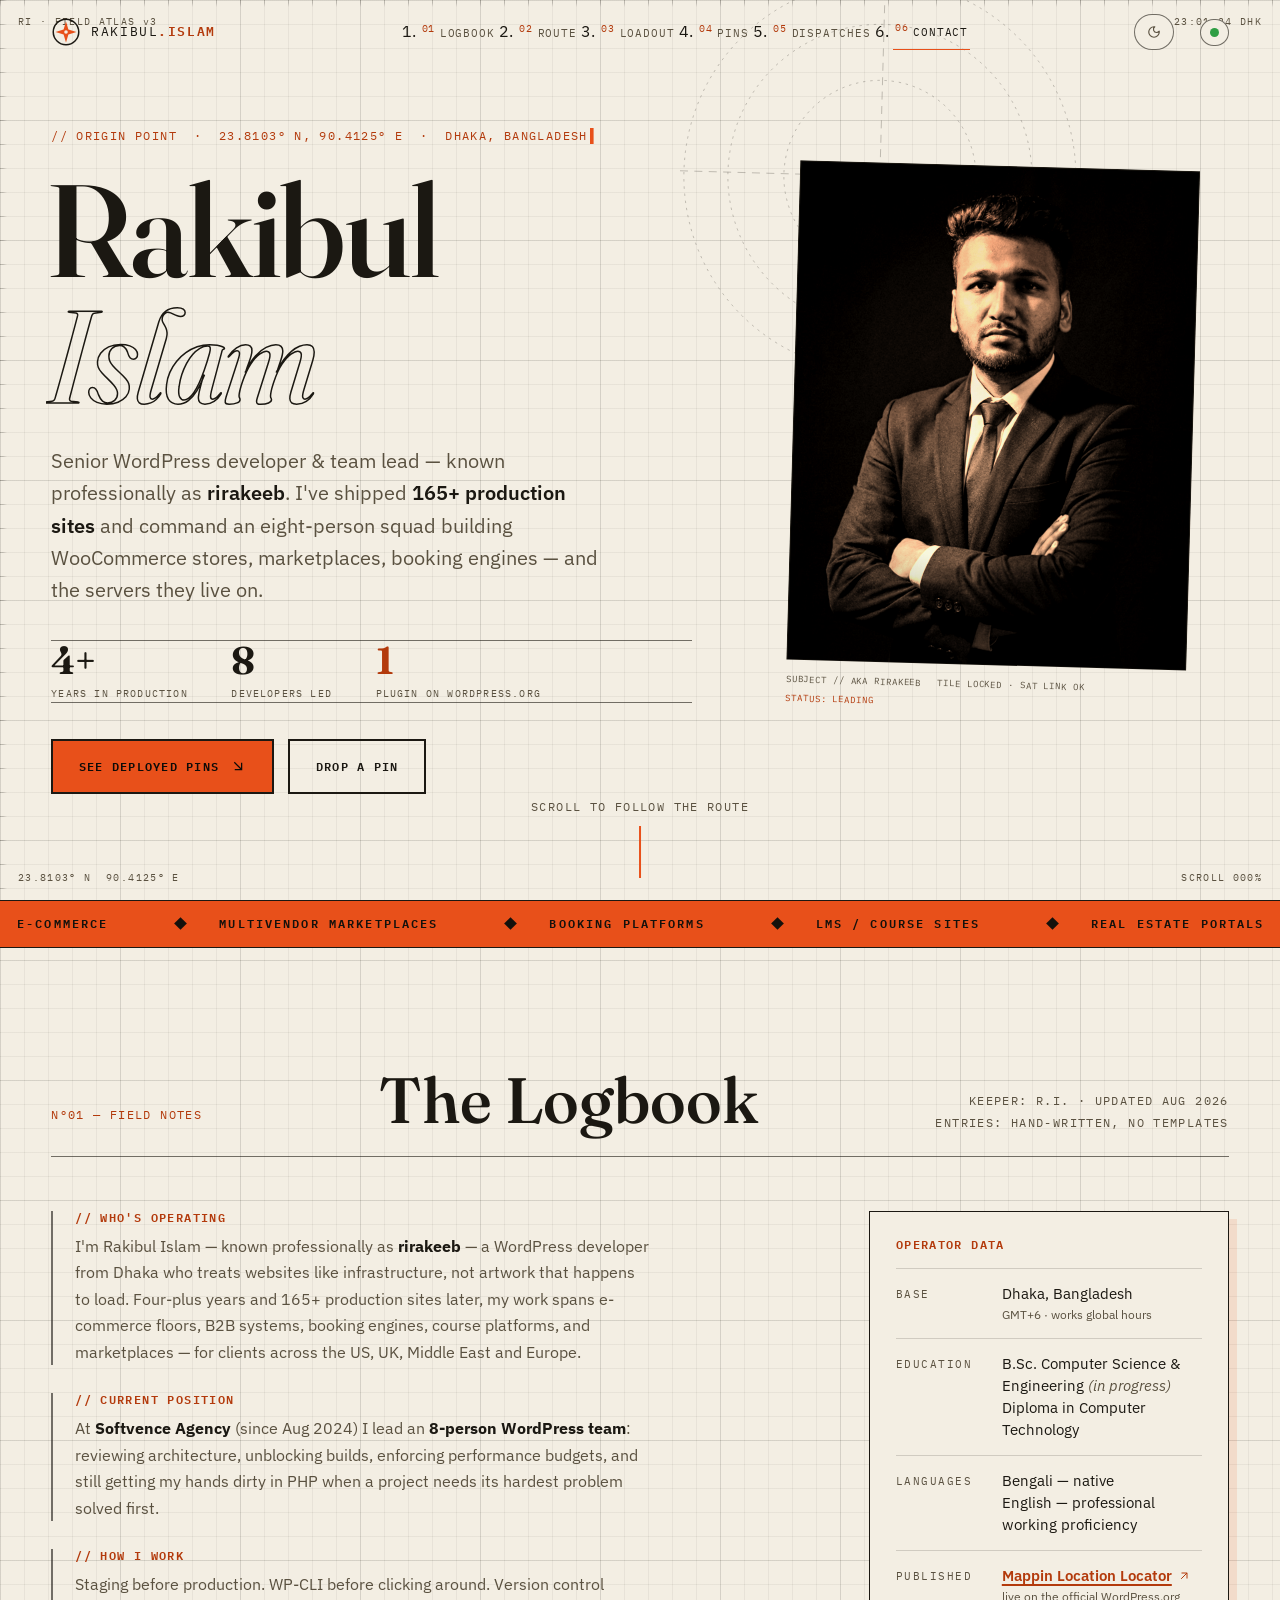
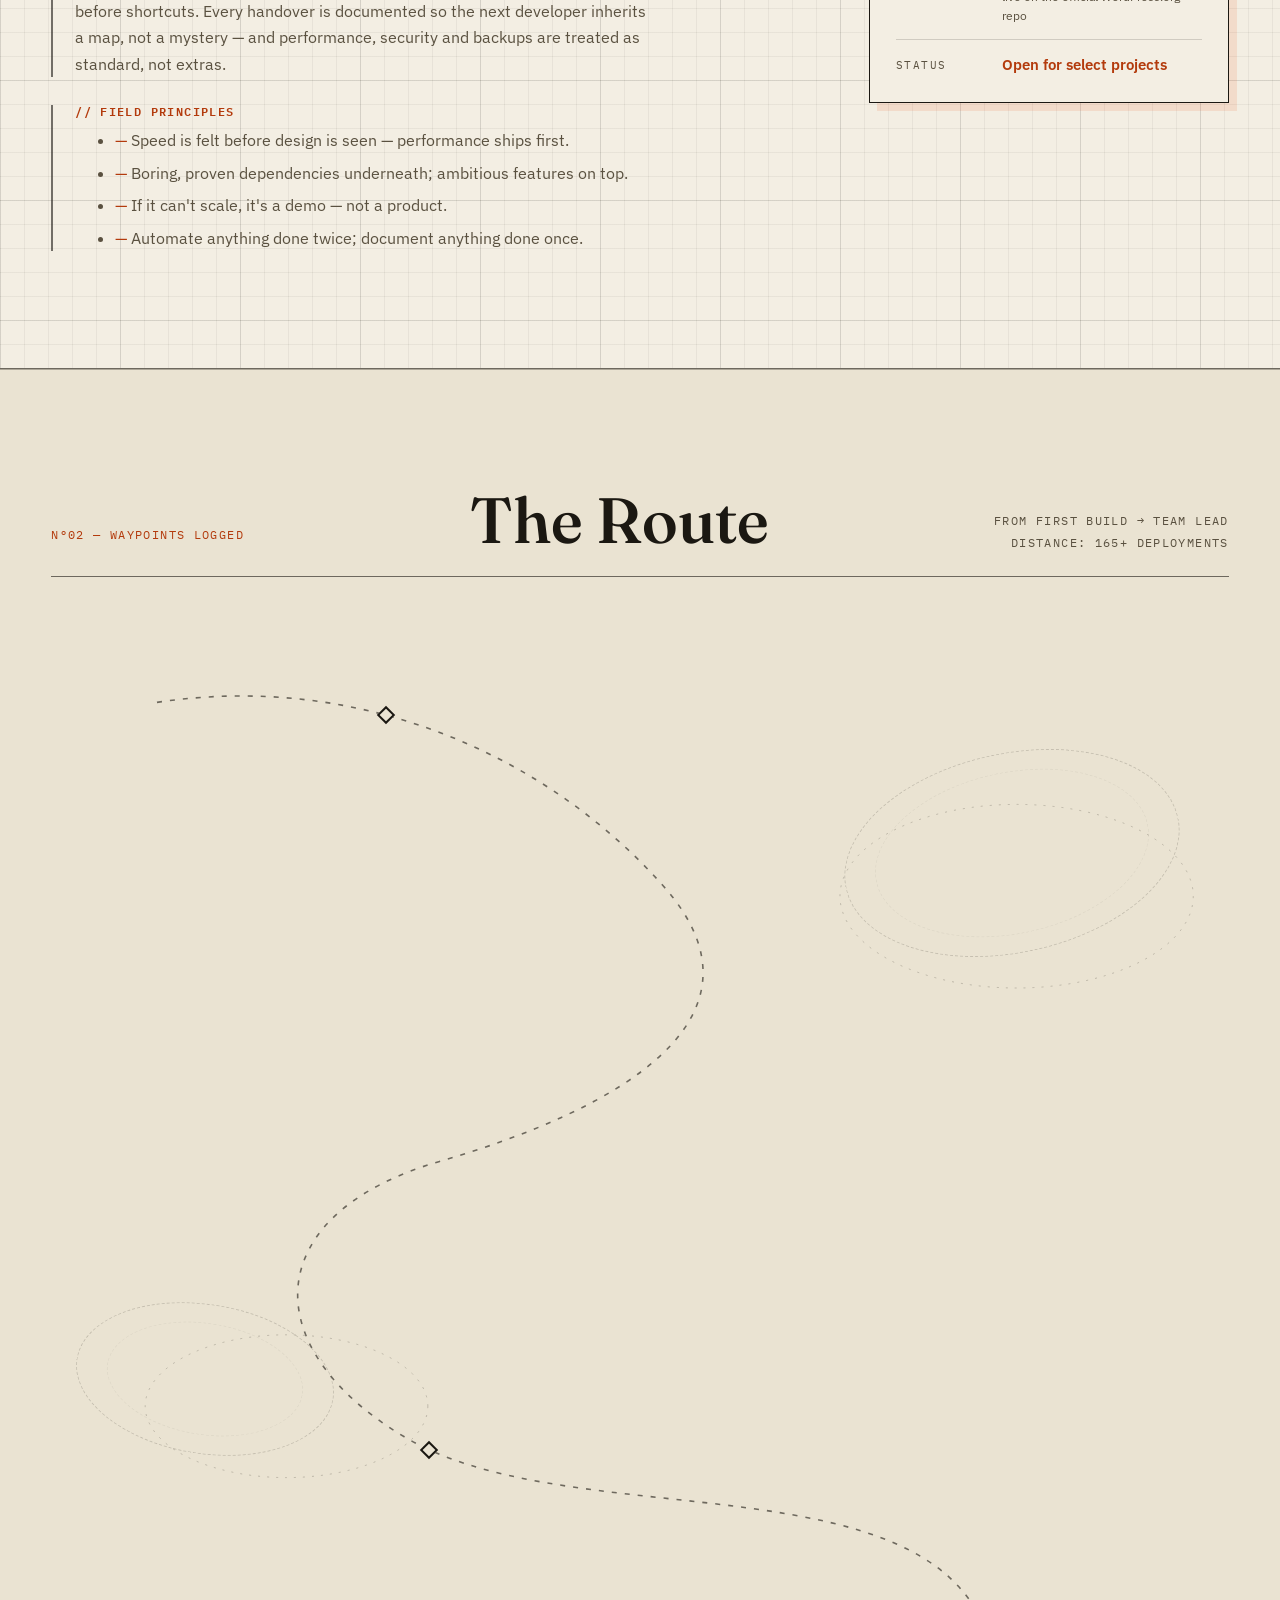
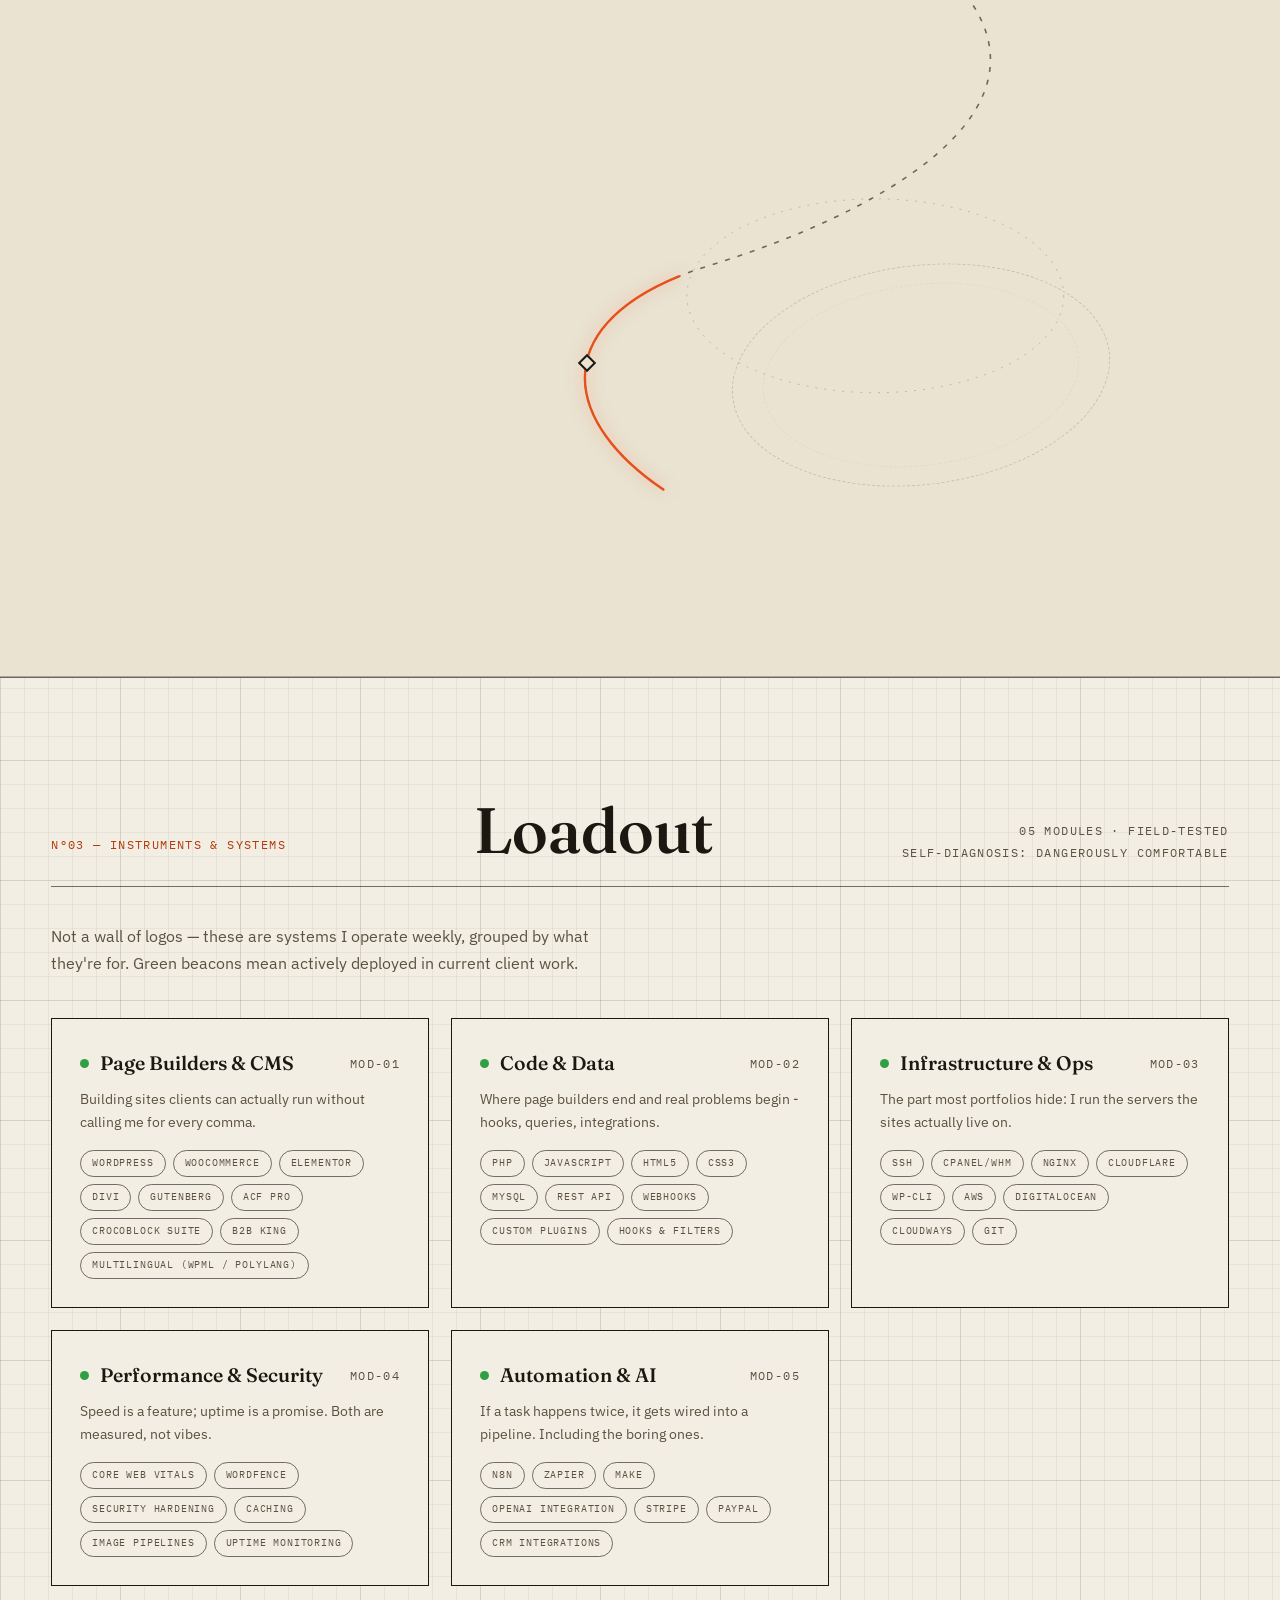
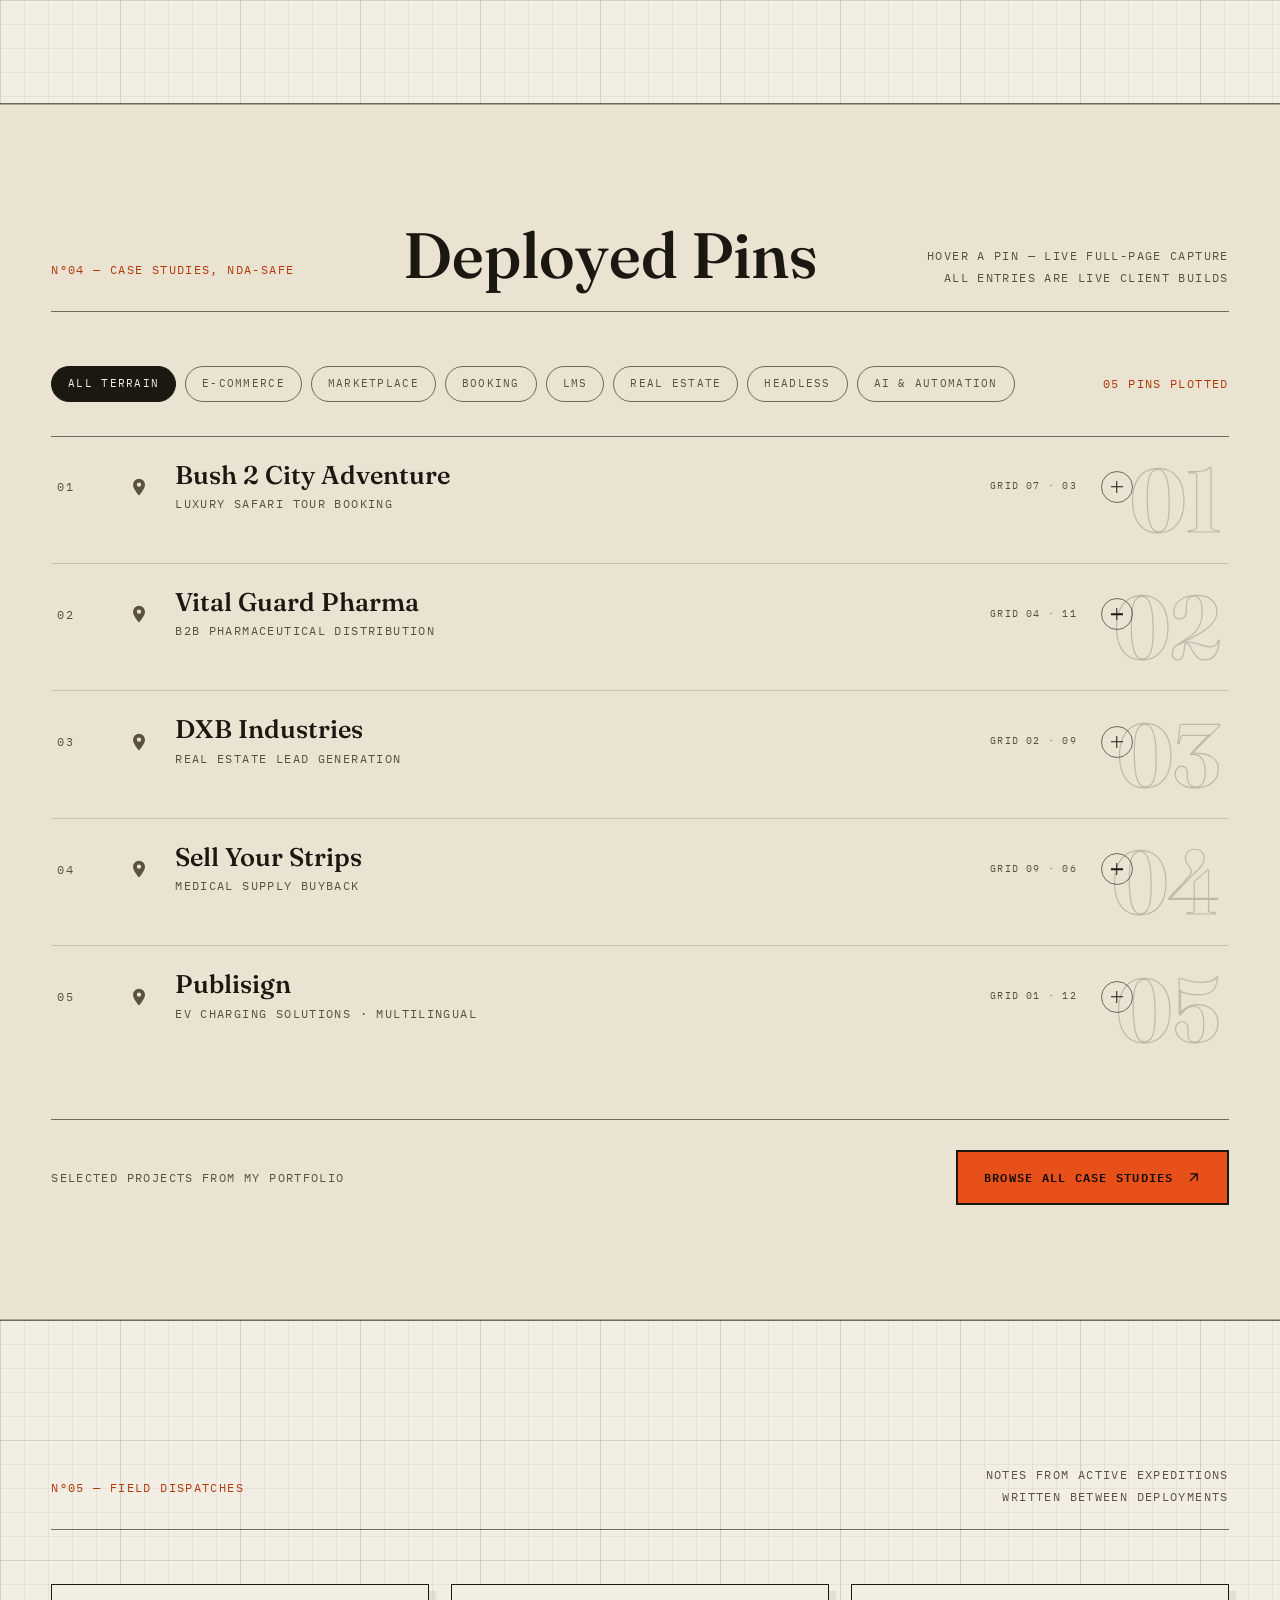
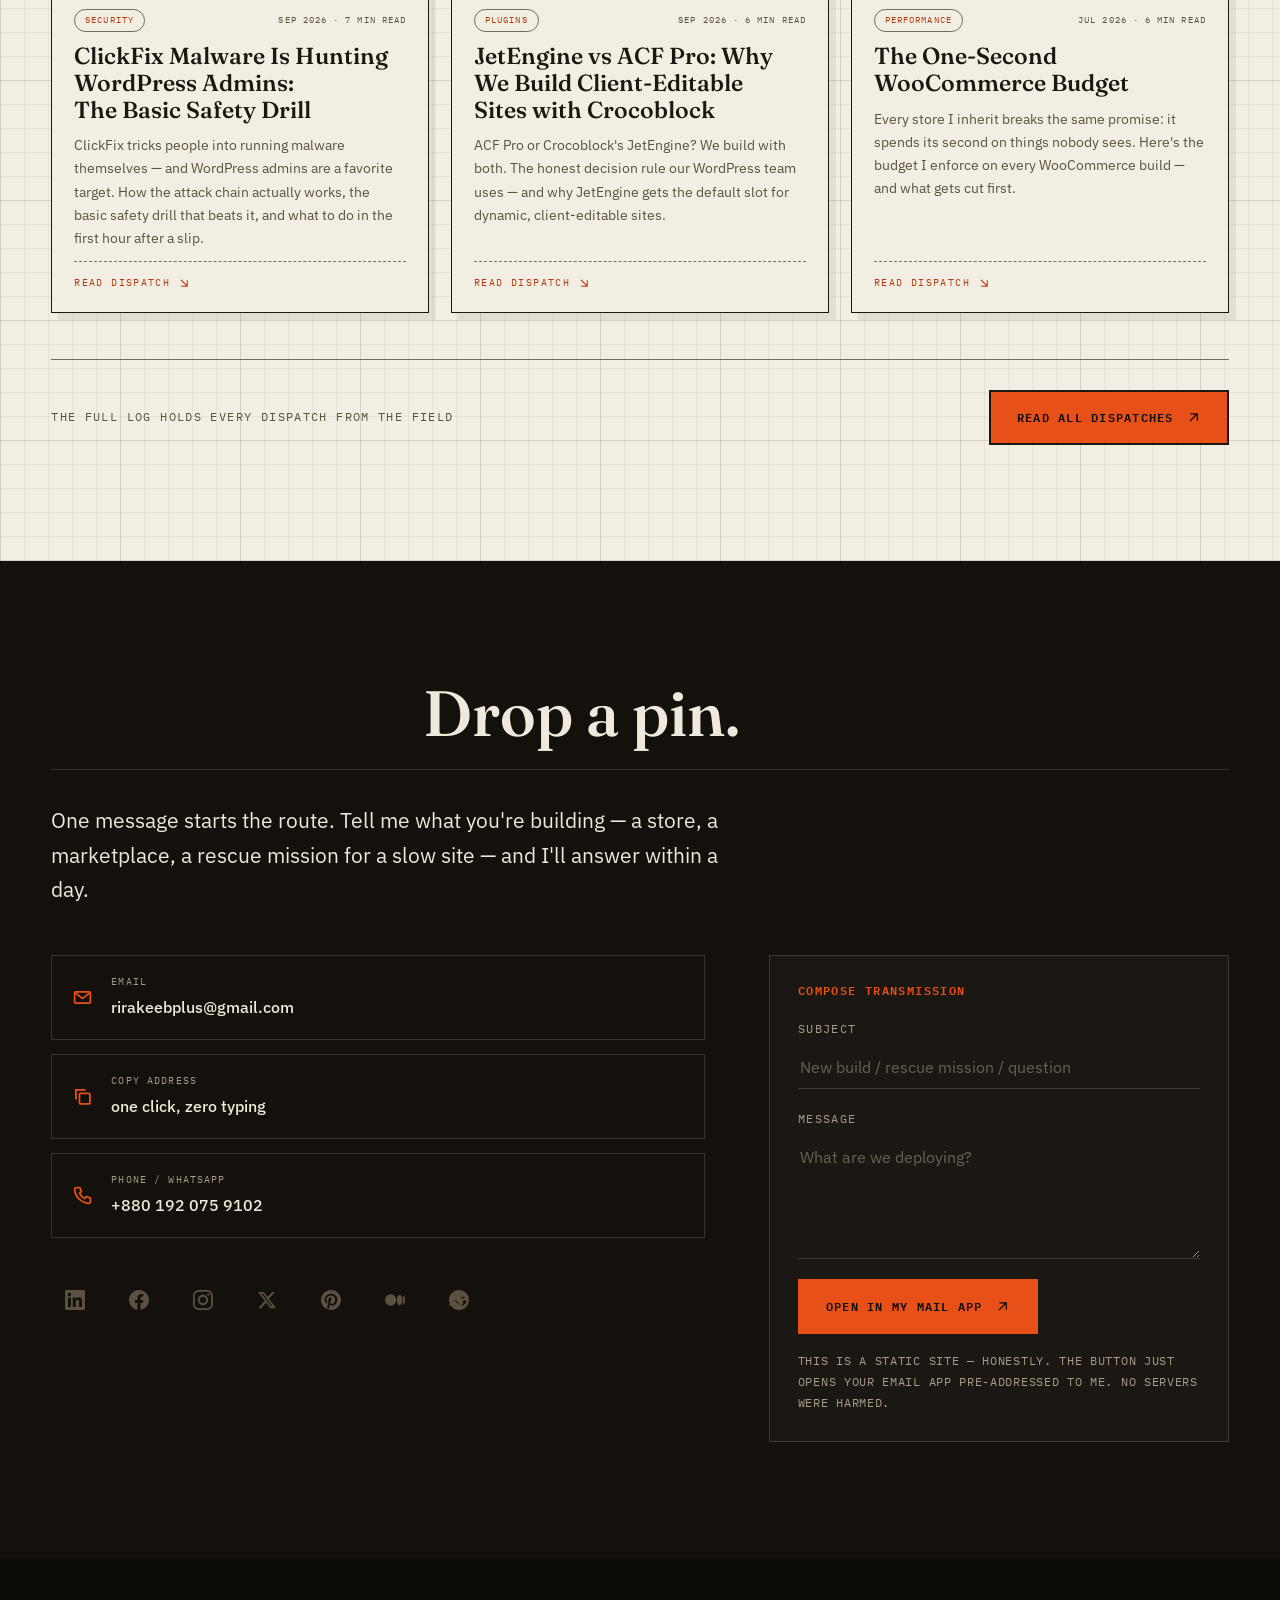
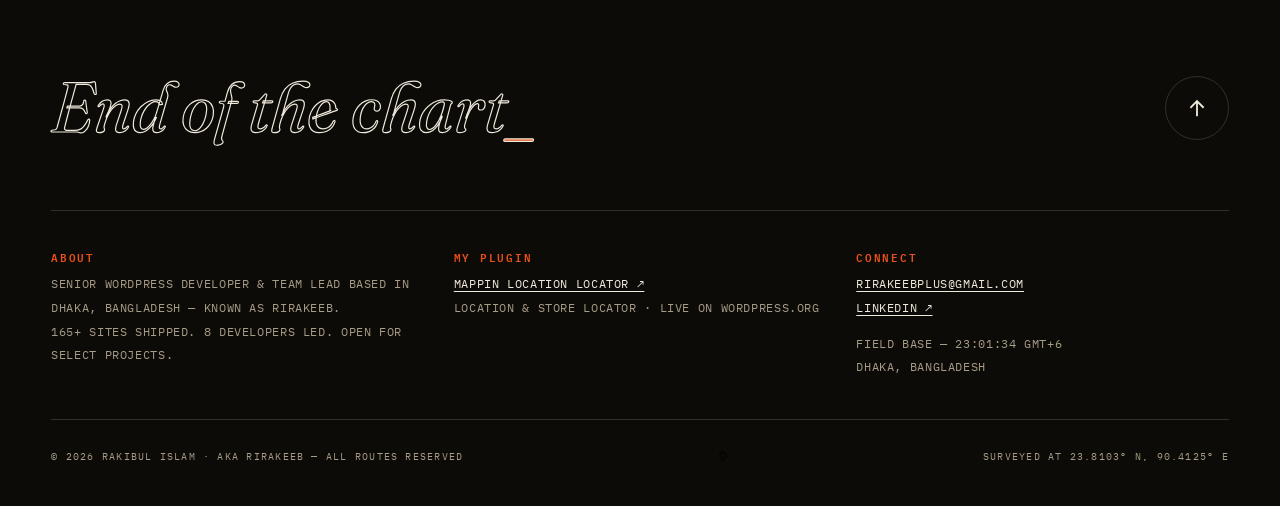
<file: index.html>
<!doctype html>
<html lang="en">
<head>
  <!-- ============================================================
       FIELD ATLAS — portfolio of Rakibul Islam
       Concept: the site is a living surveyor's chart. Sections are
       named like map regions, scroll follows a route line, and the
       cursor is a pin. Static HTML/CSS/JS — no build step.
       ============================================================ -->
  <meta charset="utf-8">
  <meta name="viewport" content="width=device-width, initial-scale=1">
  <title>Rakibul Islam — Senior WordPress Developer &amp; Team Lead | rirakeeb</title>
  <meta name="description" content="Portfolio of Rakibul Islam (aka rirakeeb) — senior WordPress developer & team lead in Dhaka, Bangladesh. 165+ production sites: WooCommerce, marketplaces, booking, LMS. Author of the Mappin Location Locator plugin on WordPress.org.">
  <meta name="author" content="Rakibul Islam">
  <meta name="robots" content="index, follow, max-image-preview:large">
  <link rel="canonical" href="https://rakibul-dev.pro.bd/">
  <meta name="theme-color" content="#F3EEE3">

  <!-- Open Graph -->
  <meta property="og:site_name" content="Rakibul Islam — Field Atlas">
  <meta property="og:title" content="Rakibul Islam (rirakeeb) — Senior WordPress Developer & Team Lead">
  <meta property="og:description" content="165+ production sites shipped. An 8-person team led. One plugin on WordPress.org. Chart the whole route.">
  <meta property="og:type" content="website">
  <meta property="og:url" content="https://rakibul-dev.pro.bd/">
  <meta property="og:image" content="https://rakibul-dev.pro.bd/assets/img/portrait.jpg">
  <meta property="og:image:width" content="800">
  <meta property="og:image:height" content="1000">
  <meta property="og:image:alt" content="Portrait of Rakibul Islam, senior WordPress developer">
  <meta property="og:locale" content="en_US">

  <!-- Twitter / X card -->
  <meta name="twitter:card" content="summary_large_image">
  <meta name="twitter:title" content="Rakibul Islam (rirakeeb) — Senior WordPress Developer & Team Lead">
  <meta name="twitter:description" content="165+ production sites. 8-person team led. Mappin on WordPress.org. WooCommerce · ACF Pro · performance · security.">
  <meta name="twitter:image" content="https://rakibul-dev.pro.bd/assets/img/portrait.jpg">
  <meta name="twitter:image:alt" content="Portrait of Rakibul Islam, senior WordPress developer">

  <!-- Structured data: who is behind this site (both name variants) -->
  <script type="application/ld+json">
  {
    "@context": "https://schema.org",
    "@type": "Person",
    "name": "Rakibul Islam",
    "alternateName": ["rirakeeb", "Rakib", "rakeeb"],
    "givenName": "Rakibul",
    "familyName": "Islam",
    "jobTitle": "Senior WordPress Developer & Team Leader",
    "description": "Rakibul Islam — known professionally as rirakeeb — is a senior WordPress developer and team leader with 4+ years of experience, 165+ production websites delivered, and an 8-person development team led at Softvence Agency.",
    "image": "https://rakibul-dev.pro.bd/assets/img/portrait.jpg",
    "url": "https://rakibul-dev.pro.bd/",
    "email": "mailto:rirakeebplus@gmail.com",
    "telephone": "+8801920759102",
    "address": {
      "@type": "PostalAddress",
      "addressLocality": "Dhaka",
      "addressCountry": "BD"
    },
    "knowsLanguage": ["bn", "en"],
    "alumniOf": {
      "@type": "CollegeOrUniversity",
      "name": "Bangladesh University"
    },
    "knowsAbout": ["WordPress", "WooCommerce", "Elementor", "ACF Pro", "Crocoblock", "PHP", "MySQL", "Core Web Vitals", "WordPress Security", "Team Leadership", "On-page SEO"],
    "sameAs": [
      "https://www.linkedin.com/in/rirakeeb",
      "https://wordpress.org/plugins/mappin-location-locator/",
      "https://www.facebook.com/rirakeeb",
      "https://www.instagram.com/rirakeeb",
      "https://twitter.com/rirakeeb_",
      "https://www.pinterest.com/rirakeeb",
      "https://medium.com/@rirakeeb",
      "https://about.me/rirakeeb"
    ]
  }
  </script>
  <script type="application/ld+json">
  {
    "@context": "https://schema.org",
    "@type": "WebSite",
    "name": "Rakibul Islam — Field Atlas",
    "alternateName": "rirakeeb portfolio",
    "url": "https://rakibul-dev.pro.bd/",
    "inLanguage": "en",
    "author": { "@type": "Person", "name": "Rakibul Islam", "alternateName": "rirakeeb" }
  }
  </script>

  <!-- Favicon: inline SVG map pin (no extra request) -->
  <link rel="icon" href="data:image/svg+xml,%3Csvg xmlns='http://www.w3.org/2000/svg' viewBox='0 0 32 32'%3E%3Cpath d='M16 2a9.5 9.5 0 0 0-9.5 9.5C6.5 18.6 16 30 16 30s9.5-11.4 9.5-18.5A9.5 9.5 0 0 0 16 2z' fill='%23E8501A'/%3E%3Ccircle cx='16' cy='11.5' r='3.7' fill='%23F3EEE3'/%3E%3C/svg%3E">

  <!-- Typography: Fraunces (display serif) + IBM Plex Sans/Mono -->
  <link rel="preconnect" href="https://fonts.googleapis.com">
  <link rel="preconnect" href="https://fonts.gstatic.com" crossorigin>
  <link href="https://fonts.googleapis.com/css2?family=Fraunces:ital,opsz,wght@0,9..144,400;0,9..144,550;0,9..144,650;1,9..144,450;1,9..144,600&family=IBM+Plex+Mono:wght@400;500;600&family=IBM+Plex+Sans:wght@400;500;600&display=swap" rel="stylesheet">

  <!-- Styles: base tokens → layout → components → motion -->
  <link rel="stylesheet" href="css/base.css">
  <link rel="stylesheet" href="css/layout.css">
  <link rel="stylesheet" href="css/components.css">
  <link rel="stylesheet" href="css/motion.css">
  <link rel="stylesheet" href="css/mobile.css">

  <!-- No-JS fallback: skip the boot overlay, show all intro states -->
  <noscript>
    <style>
      body[data-loading] :is(.hero__eyebrow,.hero__role,.hero__stats,.hero__cta,.portrait,.hero__cue) { opacity: 1 !important; }
      .boot, .wipe, .cursor, .theme-toggle { display: none !important; }
      .portrait__frame { clip-path: none !important; }
    </style>
  </noscript>
</head>

<body data-loading>

  <a class="skip-link" href="#origin">Skip to content</a>

  <!-- ============================================================
       SVG SYMBOL LIBRARY (referenced via <use>)
       ============================================================ -->
  <svg class="svg-defs" aria-hidden="true" focusable="false">
    <symbol id="i-pin" viewBox="0 0 24 24">
      <path d="M12 2a7.2 7.2 0 0 0-7.2 7.2C4.8 14.6 12 22 12 22s7.2-7.4 7.2-12.8A7.2 7.2 0 0 0 12 2zm0 9.7a2.6 2.6 0 1 1 0-5.2 2.6 2.6 0 0 1 0 5.2z"/>
    </symbol>
    <symbol id="i-arrow-dr" viewBox="0 0 24 24">
      <path d="M6 6l10.5 10.5M17 7v10H7" fill="none" stroke="currentColor" stroke-width="2" stroke-linecap="square"/>
    </symbol>
    <symbol id="i-arrow-ur" viewBox="0 0 24 24">
      <path d="M7 17L17.5 6.5M8 6h10v10" fill="none" stroke="currentColor" stroke-width="2" stroke-linecap="square"/>
    </symbol>
    <symbol id="i-mail" viewBox="0 0 24 24">
      <rect x="3" y="5.5" width="18" height="13" rx="1" fill="none" stroke="currentColor" stroke-width="2"/>
      <path d="M4 7l8 6 8-6" fill="none" stroke="currentColor" stroke-width="2"/>
    </symbol>
    <symbol id="i-phone" viewBox="0 0 24 24">
      <path d="M5 3h4l1.8 4.6-2.3 1.8a13 13 0 0 0 6.1 6.1l1.8-2.3L21 15v4a2 2 0 0 1-2.2 2A17.4 17.4 0 0 1 3 5.2 2 2 0 0 1 5 3z" fill="none" stroke="currentColor" stroke-width="2" stroke-linejoin="round"/>
    </symbol>
    <symbol id="i-copy" viewBox="0 0 24 24">
      <rect x="8.5" y="8.5" width="12" height="12" rx="1.5" fill="none" stroke="currentColor" stroke-width="2"/>
      <path d="M15.5 4.5h-11v11" fill="none" stroke="currentColor" stroke-width="2"/>
    </symbol>
    <symbol id="i-up" viewBox="0 0 24 24">
      <path d="M12 20V5M5.5 11L12 4.5 18.5 11" fill="none" stroke="currentColor" stroke-width="2" stroke-linecap="square"/>
    </symbol>
  </svg>

  <!-- ============================================================
       BOOT OVERLAY — brief "survey initialization" before reveal
       ============================================================ -->
  <div id="boot" class="boot" aria-hidden="true">
    <div class="boot__inner">
      <p class="boot__title">FIELD ATLAS // INITIALIZING SURVEY</p>
      <ul class="boot__log">
        <li>Establishing triangulation…</li>
        <li>Loading tile cache — Dhaka sector…</li>
        <li>Calibrating compass to true north…</li>
        <li>Operator identified: RAKIBUL ISLAM — callsign RIRAKEEB</li>
      </ul>
      <p class="boot__meter"><span id="boot-pct">000</span><span class="boot__meter-tail">% — plotting</span></p>
      <div class="boot__bar"><span id="boot-bar"></span></div>
    </div>
  </div>

  <!-- ============================================================
       WIPE TRANSITION LAYER — shutter used for in-page navigation
       ============================================================ -->
  <div id="wipe" class="wipe" aria-hidden="true">
    <div class="wipe__panel"></div>
    <div class="wipe__panel"></div>
    <div class="wipe__panel"></div>
    <div class="wipe__panel"></div>
    <p class="wipe__label">REDRAWING CHART…</p>
  </div>

  <!-- ============================================================
       CUSTOM CURSOR — ring + dot that becomes a labeled pin
       (enabled only on fine pointers, disabled for reduced motion)
       ============================================================ -->
  <div id="cursor" class="cursor" aria-hidden="true">
    <div class="cursor__ring"><span class="cursor__label"></span></div>
    <div class="cursor__dot"></div>
  </div>

  <!-- ============================================================
       GRATICULE FRAME — fixed viewport rulers + live readouts
       ============================================================ -->
  <div class="frame" aria-hidden="true">
    <div class="frame__ruler frame__ruler--top"></div>
    <div class="frame__ruler frame__ruler--left"></div>
    <span class="frame__cell frame__cell--tl">RI · FIELD ATLAS v3</span>
    <span class="frame__cell frame__cell--tr mono"><span class="js-clock">--:--:--</span>&nbsp;DHK</span>
    <span class="frame__cell frame__cell--bl">23.8103° N&nbsp;&nbsp;90.4125° E</span>
    <span class="frame__cell frame__cell--br">SCROLL <span id="frame-progress">000%</span></span>
  </div>

  <!-- ============================================================
       HEADER / NAVIGATION
       ============================================================ -->
  <header class="site-head">
    <span class="site-head__trail" aria-hidden="true"></span>
    <div class="site-head__bar wrap">
      <a class="brand" href="#origin" data-cursor data-cursor-label="HOME" aria-label="Rakibul Islam — back to top">
        <svg class="brand__mark" viewBox="0 0 40 40" aria-hidden="true">
          <circle cx="20" cy="20" r="17" fill="none" stroke="currentColor" stroke-width="2"/>
          <path d="M20 6l3.2 10.8L34 20l-10.8 3.2L20 34l-3.2-10.8L6 20l10.8-3.2z" fill="#E8501A"/>
          <circle cx="20" cy="20" r="2.4" fill="#F3EEE3"/>
        </svg>
        <span class="brand__text">RAKIBUL<b>.ISLAM</b></span>
      </a>

      <nav class="primary-nav" id="primary-nav" aria-label="Chart sections">
        <ol>
          <li><a href="#logbook" data-cursor><sup>01</sup>Logbook</a></li>
          <li><a href="#route" data-cursor><sup>02</sup>Route</a></li>
          <li><a href="#loadout" data-cursor><sup>03</sup>Loadout</a></li>
          <li><a href="#pins" data-cursor><sup>04</sup>Pins</a></li>
          <li><a href="#dispatches" data-cursor><sup>05</sup>Dispatches</a></li>
          <li><a href="#beacon" data-cursor><sup>06</sup>Contact</a></li>
        </ol>
      </nav>

      <!-- Dark mode toggle: follows OS preference, overridable -->
      <button class="theme-toggle mono" id="theme-toggle" type="button"
              aria-pressed="false" title="Toggle dark mode">
        <svg class="theme-toggle__icon" width="14" height="14" viewBox="0 0 24 24" aria-hidden="true">
          <path d="M12 3a9 9 0 1 0 9 9c0-.46-.04-.92-.1-1.36a5.389 5.389 0 0 1-4.4 2.26 5.403 5.403 0 0 1-3.14-9.8c-.44-.06-.9-.1-1.36-.1z" fill="none" stroke="currentColor" stroke-width="2" stroke-linejoin="round"/>
        </svg>
      </button>

      <div class="site-head__side">
        <span class="beacon beacon--ok" title="Available for select projects"></span>
        <span class="site-head__status">OPEN FOR DEPLOYMENTS</span>
      </div>

      <button class="nav-toggle" type="button" aria-expanded="false" aria-controls="primary-nav" aria-label="Open menu">
        <span></span><span></span>
      </button>
    </div>
  </header>

  <main id="main">

    <!-- ==========================================================
         SECTION 00 — ORIGIN POINT (hero)
         ========================================================== -->
    <section class="hero" id="origin" aria-label="Origin point">
      <div class="hero__grid wrap">

        <div class="hero__intro">
          <p class="hero__eyebrow mono" data-typing>// ORIGIN POINT &nbsp;·&nbsp; 23.8103° N, 90.4125° E &nbsp;·&nbsp; DHAKA, BANGLADESH</p>

          <h1 class="hero__name">
            <span class="hero__name-line hero__name-line--solid" data-split>Rakibul</span>
            <span class="hero__name-line hero__name-line--ghost" data-split>Islam</span>
          </h1>

          <p class="hero__role">
            Senior WordPress developer &amp; team lead — known professionally as
            <strong>rirakeeb</strong>. I've shipped
            <strong>165+ production sites</strong> and command an eight-person squad
            building WooCommerce stores, marketplaces, booking engines — and the
            servers they live on.
          </p>

          <ul class="hero__stats" aria-label="Key numbers">
            <li class="stat">
              <span class="stat__num"><span data-count="4" data-suffix="+">4+</span></span>
              <span class="stat__label">years in production</span>
            </li>
            <li class="stat">
              <span class="stat__num"><span data-count="8" data-suffix="">8</span></span>
              <span class="stat__label">developers led</span>
            </li>
            <li class="stat stat--accent">
              <span class="stat__num"><span data-count="1" data-suffix="">1</span></span>
              <span class="stat__label">plugin on WordPress.org</span>
            </li>
          </ul>

          <div class="hero__cta">
            <a class="btn btn--primary" href="#pins" data-magnetic data-cursor data-cursor-label="VIEW">
              See deployed pins
              <svg aria-hidden="true"><use href="#i-arrow-dr"/></svg>
            </a>
            <a class="btn btn--ghost" href="#beacon" data-magnetic data-cursor data-cursor-label="PING">
              Drop a pin
            </a>
          </div>
        </div>

        <!-- Portrait inset: treated as a "satellite tile" pinned to the chart -->
        <figure class="portrait" id="portrait">
          <svg class="portrait__rings" viewBox="0 0 500 500" aria-hidden="true">
            <circle cx="250" cy="250" r="120" />
            <circle cx="250" cy="250" r="190" />
            <circle cx="250" cy="250" r="245" />
            <line x1="250" y1="0" x2="250" y2="500"/>
            <line x1="0" y1="250" x2="500" y2="250"/>
          </svg>

          <div class="portrait__frame">
            <img
              class="portrait__img"
              src="assets/img/portrait.jpg"
              alt="Portrait of Rakibul Islam on a dark background"
              width="800" height="1000"
              decoding="async"
            >
            <i class="portrait__bracket portrait__bracket--tl"></i>
            <i class="portrait__bracket portrait__bracket--tr"></i>
            <i class="portrait__bracket portrait__bracket--bl"></i>
            <i class="portrait__bracket portrait__bracket--br"></i>
          </div>

          <figcaption class="portrait__caption mono">
            <span>SUBJECT // AKA RIRAKEEB</span>
            <span>TILE LOCKED · SAT LINK OK</span>
            <span class="u-accent">STATUS: LEADING</span>
          </figcaption>
        </figure>
      </div>

      <a class="hero__cue" href="#logbook" data-cursor data-cursor-label="FOLLOW" aria-label="Scroll to The Logbook">
        <span class="mono">SCROLL TO FOLLOW THE ROUTE</span>
        <span class="hero__cue-line" aria-hidden="true"></span>
      </a>
    </section>

    <!-- ==========================================================
         MARQUEE RIBBON — site types as a compass band
         ========================================================== -->
    <div class="marquee" aria-hidden="true">
      <div class="marquee__track">
        <div class="marquee__group">
          <span>E-COMMERCE</span><span>MULTIVENDOR MARKETPLACES</span><span>BOOKING PLATFORMS</span><span>LMS / COURSE SITES</span><span>REAL ESTATE PORTALS</span><span>MEMBERSHIPS</span><span>DIRECTORIES</span><span>B2B</span><span>NON-PROFITS</span><span>MULTILINGUAL</span><span>HEADLESS WP</span><span>LANDING PAGES</span>
        </div>
        <div class="marquee__group" aria-hidden="true">
          <span>E-COMMERCE</span><span>MULTIVENDOR MARKETPLACES</span><span>BOOKING PLATFORMS</span><span>LMS / COURSE SITES</span><span>REAL ESTATE PORTALS</span><span>MEMBERSHIPS</span><span>DIRECTORIES</span><span>B2B</span><span>NON-PROFITS</span><span>MULTILINGUAL</span><span>HEADLESS WP</span><span>LANDING PAGES</span>
        </div>
      </div>
    </div>

    <!-- ==========================================================
         SECTION 01 — THE LOGBOOK (about / field notes)
         ========================================================== -->
    <section class="section wrap" id="logbook" aria-labelledby="logbook-title">
      <header class="legend">
        <p class="legend__no mono" data-reveal>N°01 — FIELD NOTES</p>
        <h2 class="legend__title" id="logbook-title" data-split>The Logbook</h2>
        <p class="legend__meta mono" data-reveal>KEEPER: R.I. · UPDATED AUG 2026 <br>ENTRIES: HAND-WRITTEN, NO TEMPLATES</p>
      </header>

      <div class="logbook">
        <div class="logbook__notes">
          <article class="fieldnote" data-reveal>
            <h3 class="fieldnote__head mono">// WHO'S OPERATING</h3>
            <p>
              I'm Rakibul Islam — known professionally as <strong>rirakeeb</strong> —
              a WordPress developer from Dhaka who treats websites
              like infrastructure, not artwork that happens to load. Four-plus years and
              165+ production sites later, my work spans e-commerce floors, B2B systems,
              booking engines, course platforms, and marketplaces — for clients across
              the US, UK, Middle East and Europe.
            </p>
          </article>

          <article class="fieldnote" data-reveal style="--d:.08s">
            <h3 class="fieldnote__head mono">// CURRENT POSITION</h3>
            <p>
              At <strong>Softvence Agency</strong> (since Aug 2024) I lead an
              <strong>8-person WordPress team</strong>: reviewing architecture, unblocking
              builds, enforcing performance budgets, and still getting my hands dirty in
              PHP when a project needs its hardest problem solved first.
            </p>
          </article>

          <article class="fieldnote" data-reveal style="--d:.16s">
            <h3 class="fieldnote__head mono">// HOW I WORK</h3>
            <p>
              Staging before production. WP-CLI before clicking around. Version control
              before shortcuts. Every handover is documented so the next developer
              inherits a map, not a mystery — and performance, security and backups are
              treated as standard, not extras.
            </p>
          </article>

          <article class="fieldnote fieldnote--principles" data-reveal style="--d:.24s">
            <h3 class="fieldnote__head mono">// FIELD PRINCIPLES</h3>
            <ul>
              <li>Speed is felt before design is seen — performance ships first.</li>
              <li>Boring, proven dependencies underneath; ambitious features on top.</li>
              <li>If it can't scale, it's a demo — not a product.</li>
              <li>Automate anything done twice; document anything done once.</li>
            </ul>
          </article>
        </div>

        <aside class="logbook__facts" data-reveal style="--d:.2s" aria-label="Operator facts">
          <h3 class="logbook__facts-title mono">OPERATOR DATA</h3>
          <dl class="facts">
            <div class="facts__row"><dt>BASE</dt><dd>Dhaka, Bangladesh<br><span class="facts__sub">GMT+6 · works global hours</span></dd></div>
            <div class="facts__row"><dt>EDUCATION</dt><dd>B.Sc. Computer Science &amp; Engineering <em>(in progress)</em><br>Diploma in Computer Technology</dd></div>
            <div class="facts__row"><dt>LANGUAGES</dt><dd>Bengali — native<br>English — professional working proficiency</dd></div>
            <div class="facts__row"><dt>PUBLISHED</dt><dd><a class="facts__link" href="https://wordpress.org/plugins/mappin-location-locator/" target="_blank" rel="noopener noreferrer" data-cursor data-cursor-label="WP.ORG">Mappin Location Locator<svg aria-hidden="true"><use href="#i-arrow-ur"/></svg></a><br><span class="facts__sub">live on the official WordPress.org repo</span></dd></div>
            <div class="facts__row"><dt>STATUS</dt><dd class="u-accent-strong">Open for select projects</dd></div>
          </dl>
        </aside>
      </div>
    </section>

    <!-- ==========================================================
         SECTION 02 — THE ROUTE (experience timeline)
         Scroll-linked rail fills as you travel down.
         Waypoints render from ROUTE[] in js/data.js.
         ========================================================== -->
    <section class="section section--tint" id="route" aria-labelledby="route-title">
      <div class="wrap">
        <header class="legend">
          <p class="legend__no mono" data-reveal>N°02 — WAYPOINTS LOGGED</p>
          <h2 class="legend__title" id="route-title" data-split>The Route</h2>
          <p class="legend__meta mono" data-reveal>FROM FIRST BUILD → TEAM LEAD <br>DISTANCE: 165+ DEPLOYMENTS</p>
        </header>

        <!-- ELEVATION TRAIL: a winding SVG path across stylized terrain.
             A pin travels the path as you scroll; waypoints flare alive
             when reached. Below 900px this degrades to the classic rail. -->
        <div class="route route--terrain" id="route-map">
          <div class="route__scenery" aria-hidden="true">
            <i class="route__contour route__contour--a"></i>
            <i class="route__contour route__contour--b"></i>
            <i class="route__contour route__contour--c"></i>
          </div>

          <svg class="route__svg" viewBox="0 0 1000 1500" preserveAspectRatio="none" aria-hidden="true">
            <!-- faint survey contours behind everything -->
            <ellipse class="route__ring" cx="820" cy="260" rx="150" ry="90"/>
            <ellipse class="route__ring" cx="200" cy="760" rx="120" ry="70"/>
            <ellipse class="route__ring" cx="700" cy="1240" rx="160" ry="95"/>
            <!-- the trail itself -->
            <path id="route-track" class="route__trackpath" d="M 90 70 C 260 40, 420 120, 520 250 C 620 380, 480 470, 330 520 C 180 570, 170 700, 300 790 C 430 880, 700 820, 780 950 C 850 1065, 700 1160, 560 1210 C 420 1260, 430 1360, 520 1430"/>
            <path id="route-draw" class="route__drawpath" d="M 90 70 C 260 40, 420 120, 520 250 C 620 380, 480 470, 330 520 C 180 570, 170 700, 300 790 C 430 880, 700 820, 780 950 C 850 1065, 700 1160, 560 1210 C 420 1260, 430 1360, 520 1430"/>
          </svg>

          <span class="route__marker" id="route-marker" aria-hidden="true">
            <svg><use href="#i-pin"/></svg>
            <i class="route__marker-pulse"></i>
          </span>

          <!-- mobile fallback rail (desktop hides this) -->
          <div class="route__rail" aria-hidden="true">
            <span class="route__track"></span>
            <span class="route__fill" id="route-fill"></span>
            <span class="route__runner" id="route-runner"></span>
          </div>

          <ol class="route__list" id="route-list">
            <noscript><li>The route log needs JavaScript to plot — or just email me and I'll narrate it live.</li></noscript>
          </ol>
        </div>
      </div>
    </section>

    <!-- ==========================================================
         SECTION 03 — LOADOUT (skills)
         Modules render from SKILL_GROUPS[] in js/data.js.
         ========================================================== -->
    <section class="section wrap" id="loadout" aria-labelledby="loadout-title">
      <header class="legend">
        <p class="legend__no mono" data-reveal>N°03 — INSTRUMENTS &amp; SYSTEMS</p>
        <h2 class="legend__title" id="loadout-title" data-split>Loadout</h2>
        <p class="legend__meta mono" data-reveal>05 MODULES · FIELD-TESTED <br>SELF-DIAGNOSIS: DANGEROUSLY COMFORTABLE</p>
      </header>

      <p class="loadout__intro" data-reveal>
        Not a wall of logos — these are systems I operate weekly, grouped by what they're for.
        Green beacons mean actively deployed in current client work.
      </p>

      <div class="modules" id="skill-grid" role="list">
        <noscript><p class="mono">The instrument rack needs JavaScript to unpack. Email me for the plain-text inventory.</p></noscript>
      </div>
    </section>

    <!-- ==========================================================
         SECTION 04 — DEPLOYED PINS (projects)
         Cards render from PROJECTS[] in js/data.js.
         To add a project: add one object there. Nothing else.
         Hovering a card opens the simulated-browser preview
         (js/preview.js); "case studies" archive: case-studies.html
         ========================================================== -->
    <section class="section section--tint" id="pins" aria-labelledby="pins-title">
      <div class="wrap">
        <header class="legend">
          <p class="legend__no mono" data-reveal>N°04 — CASE STUDIES, NDA-SAFE</p>
          <h2 class="legend__title" id="pins-title" data-split>Deployed Pins</h2>
          <p class="legend__meta mono" data-reveal>HOVER A PIN — LIVE FULL-PAGE CAPTURE <br>ALL ENTRIES ARE LIVE CLIENT BUILDS</p>
        </header>

        <div class="filters" role="group" aria-label="Filter pins by terrain type">
          <!-- chips injected by render.js -->
          <output class="filters__count mono" id="pin-count" for="pin-list" aria-live="polite">00 PINS</output>
        </div>

        <ol class="pins-list" id="pin-list">
          <noscript><li class="mono">The pin registry requires JavaScript. Alternatively: one email gets you the full tour.</li></noscript>
        </ol>

        <!-- Full archive: sites can't all live on this page -->
        <div class="pins__more" data-reveal>
          <p class="mono">SELECTED PROJECTS FROM MY PORTFOLIO</p>
          <a class="btn btn--primary" href="case-studies.html" data-magnetic data-cursor data-cursor-label="ARCHIVE">
            Browse all case studies
            <svg aria-hidden="true"><use href="#i-arrow-ur"/></svg>
          </a>
        </div>
      </div>
    </section>

    <!-- ==========================================================
         SECTION 05 — DISPATCHES (blog teaser)
         Cards render from BLOG_POSTS[] in js/data.js.
         Full archive: dispatches.html · single: dispatch.html?d=slug
         ========================================================== -->
    <section class="section wrap" id="dispatches" aria-labelledby="dispatches-title">
      <header class="legend">
        <p class="legend__no mono" data-reveal>N°05 — FIELD DISPATCHES</p>
        <h2 class="legend__title" id="dispatches-title" data-split>Dispatches</h2>
        <p class="legend__meta mono" data-reveal>NOTES FROM ACTIVE EXPEDITIONS <br>WRITTEN BETWEEN DEPLOYMENTS</p>
      </header>

      <div class="posts" id="post-grid" role="list">
        <noscript><p class="mono">The dispatch log needs JavaScript to unpack — or email me and I'll send the plain text.</p></noscript>
      </div>

      <div class="pins__more" data-reveal>
        <p class="mono">THE FULL LOG HOLDS EVERY DISPATCH FROM THE FIELD</p>
        <a class="btn btn--primary" href="dispatches.html" data-magnetic data-cursor data-cursor-label="LOG">
          Read all dispatches
          <svg aria-hidden="true"><use href="#i-arrow-ur"/></svg>
        </a>
      </div>
    </section>

    <!-- ==========================================================
         SECTION 06 — DROP A PIN (contact, dark ink band)
         ========================================================== -->
    <section class="section section--ink contact" id="beacon" aria-labelledby="beacon-title">
      <div class="wrap">
        <header class="legend legend--ink">
          <p class="legend__no mono" data-reveal>N°06 — TRANSMISSION</p>
          <h2 class="legend__title" id="beacon-title" data-split>Drop a pin<span class="u-accent">.</span></h2>
          <p class="legend__meta mono" data-reveal>FREQ: OPEN · RESPONSE &lt; 24H GMT+6</p>
        </header>

        <p class="contact__lede" data-reveal>
          One message starts the route. Tell me what you're building — a store,
          a marketplace, a rescue mission for a slow site — and I'll answer within a day.
        </p>

        <div class="contact__grid">
          <!-- Direct channels -->
          <div class="contact__channels" data-reveal>
            <a class="channel" href="mailto:rirakeebplus@gmail.com" data-cursor data-cursor-label="WRITE">
              <svg aria-hidden="true"><use href="#i-mail"/></svg>
              <span class="channel__body">
                <span class="channel__label mono">EMAIL</span>
                <span class="channel__value">rirakeebplus@gmail.com</span>
              </span>
            </a>
            <button class="channel channel--copy" type="button" data-copy="rirakeebplus@gmail.com" data-copy-toast="Email copied — talk soon." data-cursor data-cursor-label="COPY">
              <svg aria-hidden="true"><use href="#i-copy"/></svg>
              <span class="channel__body">
                <span class="channel__label mono">COPY ADDRESS</span>
                <span class="channel__value">one click, zero typing</span>
              </span>
            </button>
            <a class="channel" href="tel:+8801920759102" data-cursor data-cursor-label="CALL">
              <svg aria-hidden="true"><use href="#i-phone"/></svg>
              <span class="channel__body">
                <span class="channel__label mono">PHONE / WHATSAPP</span>
                <span class="channel__value">+880 192 075 9102</span>
              </span>
            </a>
            <!-- Social Icons -->
          <div class="contact__social" data-reveal style="--d:.16s">
            <a class="social-icon" href="https://linkedin.com/in/rirakeeb" target="_blank" rel="noopener noreferrer" data-cursor data-cursor-label="LINKEDIN" aria-label="LinkedIn">
              <svg viewBox="0 0 24 24" fill="currentColor"><path d="M20.447 20.452h-3.554v-5.569c0-1.328-.027-3.037-1.852-3.037-1.853 0-2.136 1.445-2.136 2.939v5.667H9.351V9h3.414v1.561h.046c.477-.9 1.637-1.85 3.37-1.85 3.601 0 4.267 2.37 4.267 5.455v6.286zM5.337 7.433c-1.144 0-2.063-.926-2.063-2.065 0-1.138.92-2.063 2.063-2.063 1.14 0 2.064.925 2.064 2.063 0 1.139-.925 2.065-2.064 2.065zm1.782 13.019H3.555V9h3.564v11.452zM22.225 0H1.771C.792 0 0 .774 0 1.729v20.542C0 23.227.792 24 1.771 24h20.451C23.2 24 24 23.227 24 22.271V1.729C24 .774 23.2 0 22.222 0h.003z"/></svg>
            </a>
            <a class="social-icon" href="https://facebook.com/rirakeeb" target="_blank" rel="noopener noreferrer" data-cursor data-cursor-label="FACEBOOK" aria-label="Facebook">
              <svg viewBox="0 0 24 24" fill="currentColor"><path d="M24 12.073c0-6.627-5.373-12-12-12s-12 5.373-12 12c0 5.99 4.388 10.954 10.125 11.854v-8.385H7.078v-3.47h3.047V9.43c0-3.007 1.792-4.669 4.533-4.669 1.312 0 2.686.235 2.686.235v2.953H15.83c-1.491 0-1.956.925-1.956 1.874v2.25h3.328l-.532 3.47h-2.796v8.385C19.612 23.027 24 18.062 24 12.073z"/></svg>
            </a>
            <a class="social-icon" href="https://instagram.com/rirakeeb" target="_blank" rel="noopener noreferrer" data-cursor data-cursor-label="INSTAGRAM" aria-label="Instagram">
              <svg viewBox="0 0 24 24" fill="currentColor"><path d="M12 0C8.74 0 8.333.015 7.053.072 5.775.132 4.905.333 4.14.63c-.789.306-1.459.717-2.126 1.384S.935 3.35.63 4.14C.333 4.905.131 5.775.072 7.053.012 8.333 0 8.74 0 12s.015 3.667.072 4.947c.06 1.277.261 2.148.558 2.913.306.788.717 1.459 1.384 2.126.667.666 1.336 1.079 2.126 1.384.766.296 1.636.499 2.913.558C8.333 23.988 8.74 24 12 24s3.667-.015 4.947-.072c1.277-.06 2.148-.262 2.913-.558.788-.306 1.459-.718 2.126-1.384.666-.667 1.079-1.335 1.384-2.126.296-.765.499-1.636.558-2.913.06-1.28.072-1.687.072-4.947s-.015-3.667-.072-4.947c-.06-1.277-.262-2.149-.558-2.913-.306-.789-.718-1.459-1.384-2.126C21.319 1.347 20.651.935 19.86.63c-.765-.297-1.636-.499-2.913-.558C15.667.012 15.26 0 12 0zm0 2.16c3.203 0 3.585.016 4.85.071 1.17.055 1.805.249 2.227.415.562.217.96.477 1.382.896.419.42.679.819.896 1.381.164.422.36 1.057.413 2.227.057 1.266.07 1.646.07 4.85s-.015 3.585-.074 4.85c-.061 1.17-.256 1.805-.421 2.227-.224.562-.479.96-.899 1.382-.419.419-.824.679-1.38.896-.42.164-1.065.36-2.235.413-1.274.057-1.649.07-4.859.07-3.211 0-3.586-.015-4.859-.074-1.171-.061-1.816-.256-2.236-.421-.569-.224-.96-.479-1.379-.899-.421-.419-.69-.824-.9-1.38-.165-.42-.359-1.065-.42-2.235-.045-1.26-.061-1.649-.061-4.844 0-3.196.016-3.586.061-4.861.061-1.17.255-1.814.42-2.234.21-.57.479-.96.9-1.381.419-.419.81-.689 1.379-.898.42-.166 1.051-.361 2.221-.421 1.275-.045 1.65-.06 4.859-.06l.045.03zm0 3.678c-3.405 0-6.162 2.76-6.162 6.162 0 3.405 2.76 6.162 6.162 6.162 3.405 0 6.162-2.76 6.162-6.162 0-3.405-2.76-6.162-6.162-6.162zM12 16c-2.21 0-4-1.79-4-4s1.79-4 4-4 4 1.79 4 4-1.79 4-4 4zm7.846-10.405c0 .795-.646 1.44-1.44 1.44-.795 0-1.44-.646-1.44-1.44 0-.794.646-1.439 1.44-1.439.793-.001 1.44.645 1.44 1.439z"/></svg>
            </a>
            <a class="social-icon" href="https://twitter.com/rirakeeb_" target="_blank" rel="noopener noreferrer" data-cursor data-cursor-label="TWITTER" aria-label="Twitter">
              <svg viewBox="0 0 24 24" fill="currentColor"><path d="M18.244 2.25h3.308l-7.227 8.26 8.502 11.24H16.17l-5.214-6.817L4.99 21.75H1.68l7.73-8.835L1.254 2.25H8.08l4.713 6.231zm-1.161 17.52h1.833L7.084 4.126H5.117z"/></svg>
            </a>
            <a class="social-icon" href="https://pinterest.com/rirakeeb" target="_blank" rel="noopener noreferrer" data-cursor data-cursor-label="PINTEREST" aria-label="Pinterest">
              <svg viewBox="0 0 24 24" fill="currentColor"><path d="M12.017 0C5.396 0 .029 5.367.029 11.987c0 5.079 3.158 9.417 7.618 11.162-.105-.949-.199-2.403.041-3.439.219-.937 1.406-5.957 1.406-5.957s-.359-.72-.359-1.781c0-1.668.967-2.914 2.171-2.914 1.023 0 1.518.769 1.518 1.69 0 1.029-.655 2.568-.994 3.995-.283 1.194.599 2.169 1.777 2.169 2.133 0 3.772-2.249 3.772-5.495 0-2.873-2.064-4.882-5.012-4.882-3.414 0-5.418 2.561-5.418 5.207 0 1.031.397 2.138.893 2.738a.36.36 0 01.083.345l-.333 1.36c-.053.22-.174.267-.402.161-1.499-.698-2.436-2.889-2.436-4.649 0-3.785 2.75-7.262 7.929-7.262 4.163 0 7.398 2.967 7.398 6.931 0 4.136-2.607 7.464-6.227 7.464-1.216 0-2.359-.631-2.75-1.378l-.748 2.853c-.271 1.043-1.002 2.35-1.492 3.146C9.57 23.812 10.763 24 12.017 24c6.624 0 11.99-5.367 11.99-11.988C24.007 5.367 18.641 0 12.017 0z"/></svg>
            </a>
            <a class="social-icon" href="https://medium.com/@rirakeeb" target="_blank" rel="noopener noreferrer" data-cursor data-cursor-label="MEDIUM" aria-label="Medium">
              <svg viewBox="0 0 24 24" fill="currentColor"><path d="M13.54 12a6.8 6.8 0 01-6.77 6.82A6.8 6.8 0 010 12a6.8 6.8 0 016.77-6.82A6.8 6.8 0 0113.54 12zM20.96 12c0 3.54-1.51 6.42-3.38 6.42-1.87 0-3.39-2.88-3.39-6.42s1.52-6.42 3.39-6.42 3.38 2.88 3.38 6.42M24 12c0 3.17-.53 5.75-1.19 5.75-.66 0-1.19-2.58-1.19-5.75s.53-5.75 1.19-5.75C23.47 6.25 24 8.83 24 12z"/></svg>
            </a>
            <a class="social-icon" href="https://about.me/rirakeeb" target="_blank" rel="noopener noreferrer" data-cursor data-cursor-label="ABOUT.ME" aria-label="About.me">
              <svg viewBox="0 0 24 24" fill="currentColor"><path d="M12 0C5.372 0 0 5.373 0 12s5.372 12 12 12 12-5.373 12-12S18.628 0 12 0zm6.473 8.002c.053.699.054 1.394.002 2.093h-3.55c-.045-.665-.045-1.33 0-1.996h3.548zm-8.17 10.54c-2.642-.747-4.614-3.048-4.946-5.945h3.648c.225 1.41 1.242 2.587 2.64 2.94v3.005h-1.342zm4.397 0v-3.005c1.396-.353 2.413-1.53 2.64-2.94h3.647c-.333 2.897-2.305 5.198-4.947 5.945h-1.34zM7.65 8.002H3.888C3.833 8.698 3.834 9.396 3.89 10.095h3.76c-.045-.695-.045-1.33 0-2.093zm3.762-4.95c1.238.392 2.207 1.402 2.588 2.693h3.59C17.154 3.922 14.958 2.128 12.31 1.74v1.312zm-1.05-1.312C8.613 2.128 6.416 3.922 5.822 5.745h3.59c.381-1.291 1.35-2.301 2.588-2.693v-1.312zM4.547 12c0-.696.065-1.38.176-2.044H.712C.24 10.658 0 11.314 0 12s.24 1.342.712 2.044h3.995A12.15 12.15 0 014.547 12zm7.453 8.258v-1.312c2.648-.388 4.845-2.182 5.428-4.003h-3.59c-.381 1.291-1.35 2.301-2.588 2.693v2.622h.75zm-1.05-1.312v-2.622c-1.238-.392-2.207-1.402-2.588-2.693H4.862c-.583 1.821-2.78 3.615-5.428 4.003v1.312h9.088zm-9.46-5.946h3.76c.045-.665.045-1.33 0-1.996H1.49c-.055.666-.054 1.331 0 1.996z"/></svg>
            </a>
          </div>
      </div>
          <!-- Compose Form -->
          <form class="compose" data-reveal style="--d:.12s" id="compose-form">
            <h3 class="compose__title mono">COMPOSE TRANSMISSION</h3>
            <label class="compose__field">
              <span class="mono">SUBJECT</span>
              <input type="text" name="subject" placeholder="New build / rescue mission / question" autocomplete="off" required>
            </label>
            <label class="compose__field">
              <span class="mono">MESSAGE</span>
              <textarea name="message" rows="4" placeholder="What are we deploying?" required></textarea>
            </label>
            <button class="btn btn--accent" type="submit" data-magnetic data-cursor data-cursor-label="SEND">
              Open in my mail app
              <svg aria-hidden="true"><use href="#i-arrow-ur"/></svg>
            </button>
            <p class="compose__note mono">
              This is a static site — honestly. The button just opens YOUR email app
              pre-addressed to me. No servers were harmed.
            </p>
          </form>
    </section>
  </main>

  <!-- ============================================================
       FOOTER — end of the chart
       ============================================================ -->
  <footer class="site-foot" aria-label="Colophon">
    <div class="wrap">
      <div class="site-foot__top">
        <p class="site-foot__big" aria-hidden="true">End of the chart<span class="u-accent">_</span></p>
        <button class="totop" type="button" id="to-top" data-magnetic data-cursor data-cursor-label="UP" aria-label="Back to origin point">
          <svg aria-hidden="true"><use href="#i-up"/></svg>
        </button>
      </div>

      <div class="site-foot__cols mono">
        <div>
          <h4>ABOUT</h4>
          <p>Senior WordPress Developer & Team Lead based in Dhaka, Bangladesh — known as rirakeeb.<br>165+ sites shipped. 8 developers led. Open for select projects.</p>
        </div>
        <div>
          <h4>MY PLUGIN</h4>
          <p><a href="https://wordpress.org/plugins/mappin-location-locator/" target="_blank" rel="noopener noreferrer" data-cursor data-cursor-label="WP.ORG">Mappin Location Locator ↗</a><br>Location & Store Locator · live on WordPress.org</p>
        </div>
        <div>
          <h4>CONNECT</h4>
          <p><a href="mailto:rirakeebplus@gmail.com">rirakeebplus@gmail.com</a><br><a href="https://linkedin.com/in/rirakeeb" target="_blank" rel="noopener noreferrer">LinkedIn ↗</a></p>
          <p style="margin-top:12px">FIELD BASE — <span class="js-clock">--:--:--</span> GMT+6<br>Dhaka, Bangladesh</p>
        </div>
      </div>

      <div class="site-foot__base mono">
        <span>© <span id="year">2026</span> RAKIBUL ISLAM · AKA RIRAKEEB — ALL ROUTES RESERVED</span>
        <span class="site-foot__secret-wrap">
          <!-- Easter egg: a shy little pin hiding in the colophon -->
          <button class="secret-pin" type="button" id="secret-pin" aria-label="An unremarkable dot" title="">
            <svg aria-hidden="true"><use href="#i-pin"/></svg>
          </button>
        </span>
        <span>SURVEYED AT 23.8103° N, 90.4125° E</span>
      </div>
    </div>
  </footer>

  <!-- Toast: single polite status region reused by JS -->
  <div class="toast" id="toast" role="status" aria-live="polite"></div>

  <!-- ============================================================
       TEMPLATES — cloned by js/render.js.
       Structure lives HERE, content lives in js/data.js.
       ============================================================ -->

  <template id="tpl-waypoint">
    <li class="waypoint route__stop">
      <span class="route__flag" aria-hidden="true"></span>
      <div class="waypoint__card">
        <header class="waypoint__era mono">
          <span class="waypoint__kicker"></span>
          <span class="waypoint__dates"></span>
        </header>
        <h3 class="waypoint__role"></h3>
        <p class="waypoint__org mono"></p>
        <ul class="waypoint__points"></ul>
      </div>
      <!-- Mobile-only rail node (desktop terrain hides this) -->
      <div class="waypoint__node" aria-hidden="true"><span class="waypoint__dot"></span></div>
    </li>
  </template>

  <template id="tpl-post">
    <article class="post" data-reveal role="listitem">
      <header class="post__head">
        <span class="post__tag mono"></span>
        <span class="post__stamp mono"><span class="post__date"></span> · <span class="post__read"></span></span>
      </header>
      <h3 class="post__title"></h3>
      <p class="post__excerpt"></p>
      <a class="post__link mono" href="#">Read dispatch<svg aria-hidden="true"><use href="#i-arrow-dr"/></svg></a>
    </article>
  </template>

  <template id="tpl-skill">
    <article class="module" data-reveal role="listitem">
      <header class="module__head">
        <span class="beacon beacon--ok" aria-hidden="true"></span>
        <h3 class="module__name"></h3>
        <span class="module__code mono" aria-hidden="true"></span>
      </header>
      <p class="module__blurb"></p>
      <ul class="chipset"></ul>
    </article>
  </template>

  <template id="tpl-pin">
    <li class="pin" data-reveal>
      <span class="pin__hint mono" aria-hidden="true">HOVER — LIVE PREVIEW</span>
      <button class="pin__head" type="button" aria-expanded="false" role="heading" aria-level="3">
        <span class="pin__index mono" aria-hidden="true">00</span>
        <svg class="pin__marker" aria-hidden="true"><use href="#i-pin"/></svg>
        <span class="pin__idblock">
          <span class="pin__title"></span>
          <span class="pin__meta mono"></span>
        </span>
        <span class="pin__coord mono" aria-hidden="true"></span>
        <span class="pin__toggle" aria-hidden="true"></span>
      </button>
      <div class="pin__body">
        <div class="pin__inner">
          <!-- Touch devices: live capture injected here on expand -->
          <div class="pin__capture" hidden></div>
          <p class="pin__summary"></p>
          <div class="pin__action">
            <a class="btn btn--ghost btn--sm" data-open-slot hidden>
              Open site
              <svg aria-hidden="true"><use href="#i-arrow-ur"/></svg>
            </a>
          </div>
          <div class="pin__cols">
            <div class="pin__col">
              <h4 class="mono">SCOPE</h4>
              <ul class="pin__scope"></ul>
            </div>
            <div class="pin__col">
              <h4 class="mono">STACK</h4>
              <ul class="chipset chipset--tight"></ul>
            </div>
          </div>
          <p class="pin__outcome mono"></p>
        </div>
      </div>
    </li>
  </template>

  <!-- Scripts: classic scripts (no modules) so file:// double-click works too.
       Order matters: state → data → render → preview → cursor → motion → boot -->
  <script src="js/state.js"></script>
  <script src="js/data.js"></script>
  <script src="js/render.js"></script>
  <script src="js/preview.js"></script>
  <script src="js/cursor.js"></script>
  <script src="js/motion.js"></script>
  <script src="js/boot.js"></script>
</body>
</html>
</file>
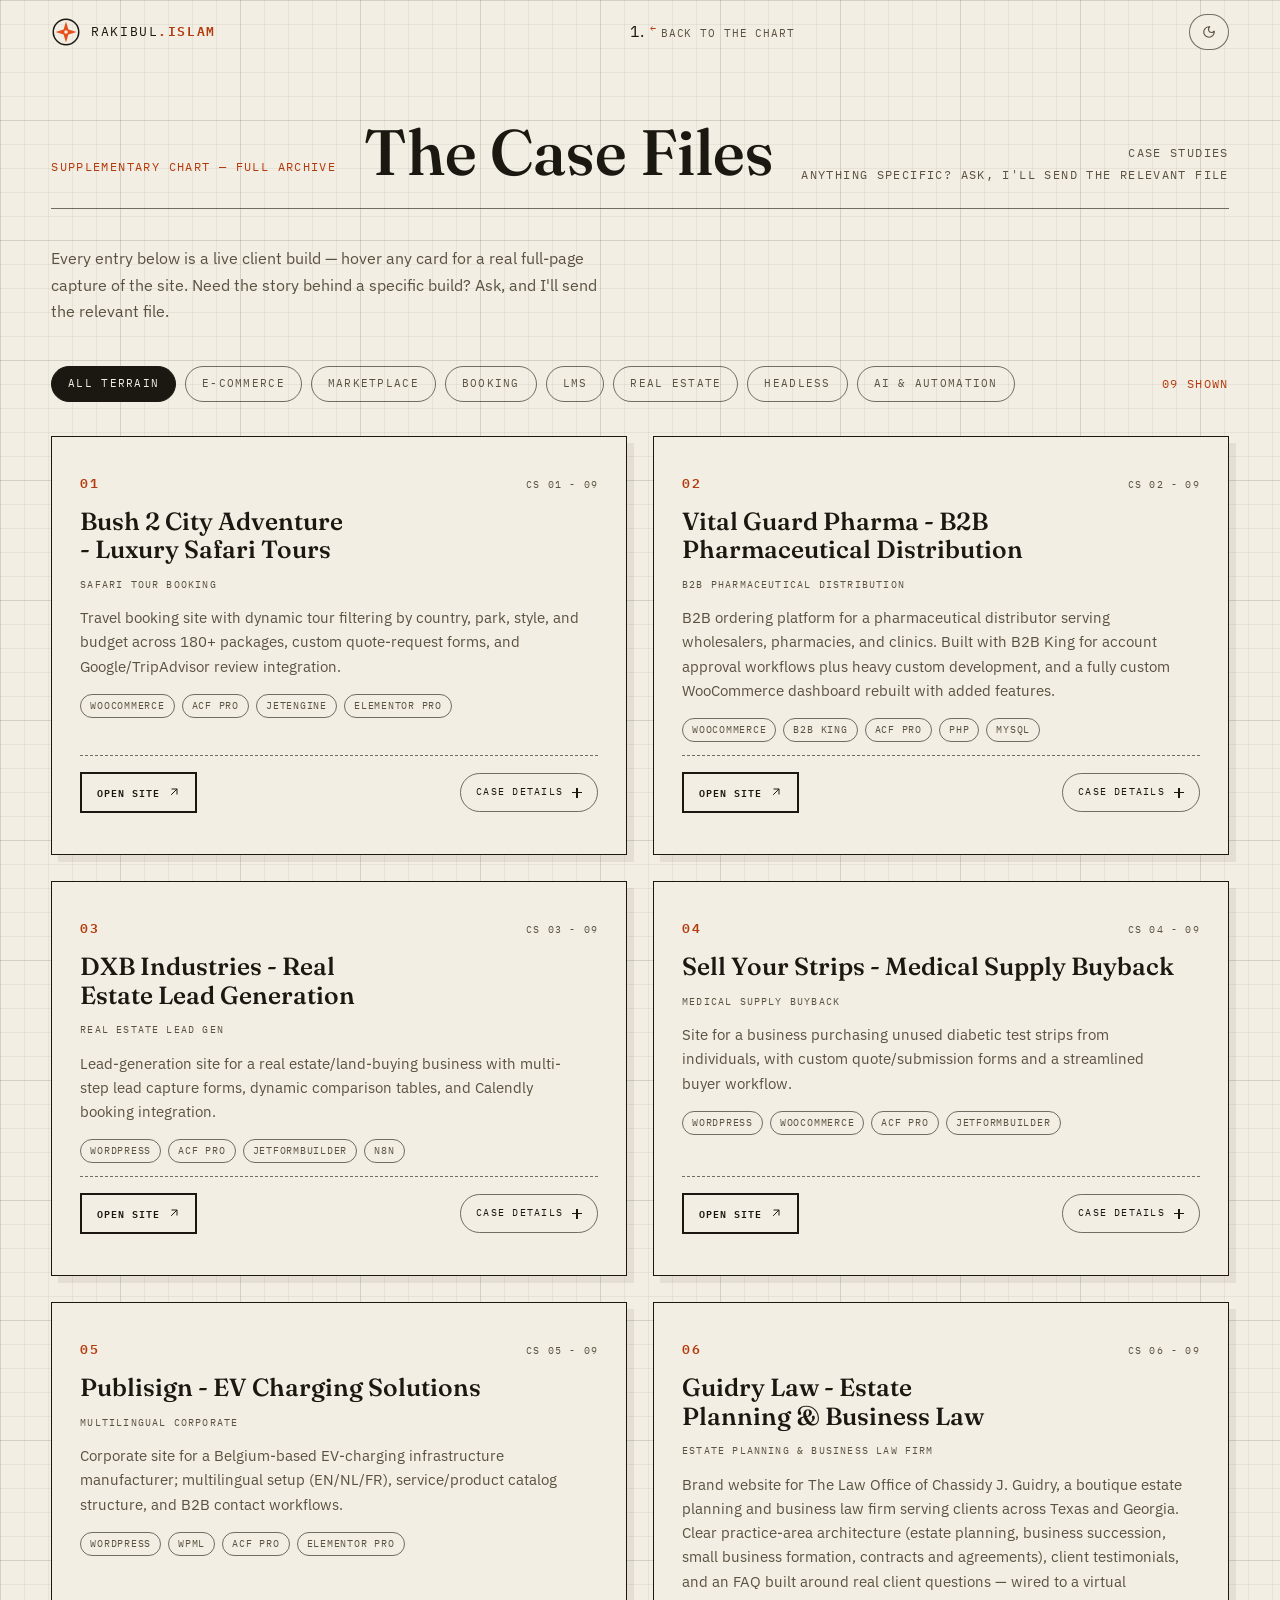
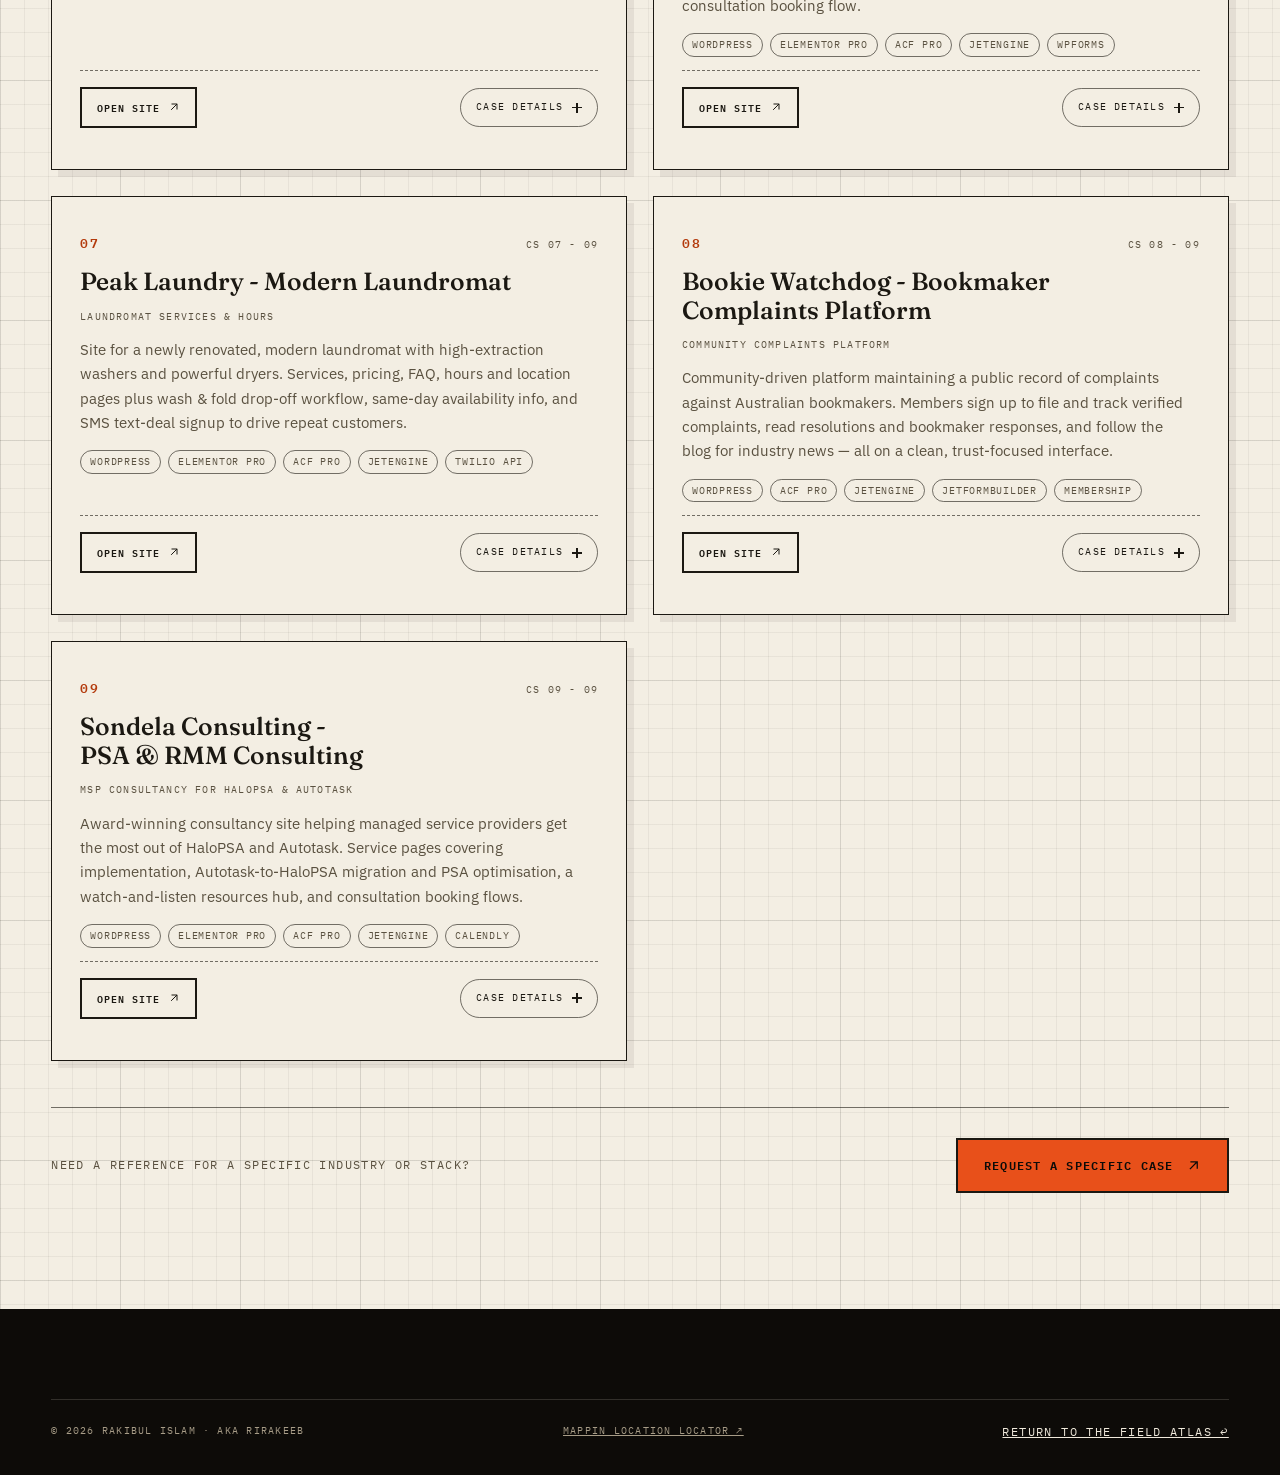
<file: case-studies.html>
<!doctype html>
<html lang="en">
<head>
  <meta charset="utf-8">
  <meta name="viewport" content="width=device-width, initial-scale=1">    <title>Case Study Archive — Rakibul Islam, Senior WordPress Developer</title>
  <meta name="description" content="WordPress case studies by Rakibul Islam (aka rirakeeb): B2B e-commerce, marketplaces, booking platforms, lead generation, multilingual corporate sites — with live previews of every build.">
  <meta name="author" content="Rakibul Islam">
  <meta name="robots" content="index, follow, max-image-preview:large">
  <link rel="canonical" href="https://rakibul-dev.pro.bd/case-studies.html">
  <meta name="theme-color" content="#F3EEE3">

  <meta property="og:site_name" content="Rakibul Islam — Field Atlas">
  <meta property="og:title" content="Case Study Archive — Rakibul Islam (rirakeeb)">
  <meta property="og:description" content="Every WordPress build with a live preview: B2B e-commerce, marketplaces, booking platforms, real estate and multilingual corporate sites.">
  <meta property="og:type" content="website">
  <meta property="og:url" content="https://rakibul-dev.pro.bd/case-studies.html">
  <meta property="og:image" content="https://rakibul-dev.pro.bd/assets/img/portrait.jpg">
  <meta name="twitter:card" content="summary_large_image">
  <meta name="twitter:title" content="Case Study Archive — Rakibul Islam (rirakeeb)">
  <meta name="twitter:description" content="Every WordPress build with a live preview: B2B e-commerce, marketplaces, booking platforms and more.">
  <meta name="twitter:image" content="https://rakibul-dev.pro.bd/assets/img/portrait.jpg">
  <link rel="icon" href="data:image/svg+xml,%3Csvg xmlns='http://www.w3.org/2000/svg' viewBox='0 0 32 32'%3E%3Cpath d='M16 2a9.5 9.5 0 0 0-9.5 9.5C6.5 18.6 16 30 16 30s9.5-11.4 9.5-18.5A9.5 9.5 0 0 0 16 2z' fill='%23E8501A'/%3E%3Ccircle cx='16' cy='11.5' r='3.7' fill='%23F3EEE3'/%3E%3C/svg%3E">

  <link rel="preconnect" href="https://fonts.googleapis.com">
  <link rel="preconnect" href="https://fonts.gstatic.com" crossorigin>
  <link href="https://fonts.googleapis.com/css2?family=Fraunces:ital,opsz,wght@0,9..144,400;0,9..144,550;0,9..144,650;1,9..144,450;1,9..144,600&family=IBM+Plex+Mono:wght@400;500;600&family=IBM+Plex+Sans:wght@400;500;600&display=swap" rel="stylesheet">

  <link rel="stylesheet" href="css/base.css">
  <link rel="stylesheet" href="css/layout.css">
  <link rel="stylesheet" href="css/components.css">
  <link rel="stylesheet" href="css/motion.css">
  <link rel="stylesheet" href="css/mobile.css">

  <!-- No-JS fallback -->
  <noscript>
    <style>.theme-toggle, .cursor { display:none !important; } [data-reveal]{opacity:1 !important; transform:none !important;}</style>
  </noscript>
</head>

<body>
  <!-- SVG symbols (subset used on this page) -->
  <svg class="svg-defs" aria-hidden="true" focusable="false">
    <symbol id="i-pin" viewBox="0 0 24 24">
      <path d="M12 2a7.2 7.2 0 0 0-7.2 7.2C4.8 14.6 12 22 12 22s7.2-7.4 7.2-12.8A7.2 7.2 0 0 0 12 2zm0 9.7a2.6 2.6 0 1 1 0-5.2 2.6 2.6 0 0 1 0 5.2z"/>
    </symbol>
    <symbol id="i-arrow-ur" viewBox="0 0 24 24">
      <path d="M7 17L17.5 6.5M8 6h10v10" fill="none" stroke="currentColor" stroke-width="2" stroke-linecap="square"/>
    </symbol>
    <symbol id="i-mail" viewBox="0 0 24 24">
      <rect x="3" y="5.5" width="18" height="13" rx="1" fill="none" stroke="currentColor" stroke-width="2"/>
      <path d="M4 7l8 6 8-6" fill="none" stroke="currentColor" stroke-width="2"/>
    </symbol>
  </svg>

  <!-- Custom cursor element (populated by js/cursor.js) -->
  <div id="cursor" class="cursor" aria-hidden="true">
    <div class="cursor__ring"><span class="cursor__label"></span></div>
    <div class="cursor__dot"></div>
  </div>

  <header class="site-head">
    <span class="site-head__trail" aria-hidden="true"></span>
    <div class="site-head__bar wrap">
      <a class="brand" href="index.html" aria-label="Back to the Field Atlas home">
        <svg class="brand__mark" viewBox="0 0 40 40" aria-hidden="true">
          <circle cx="20" cy="20" r="17" fill="none" stroke="currentColor" stroke-width="2"/>
          <path d="M20 6l3.2 10.8L34 20l-10.8 3.2L20 34l-3.2-10.8L6 20l10.8-3.2z" fill="#E8501A"/>
          <circle cx="20" cy="20" r="2.4" fill="#F3EEE3"/>
        </svg>
        <span class="brand__text">RAKIBUL<b>.ISLAM</b></span>
      </a>

      <nav class="primary-nav" aria-label="Pages">
        <ol>
          <li><a href="index.html"><sup>←</sup>Back to the chart</a></li>
        </ol>
      </nav>

      <button class="theme-toggle mono" id="theme-toggle" type="button"
              aria-pressed="false" title="Toggle dark mode">
        <svg class="theme-toggle__icon" width="14" height="14" viewBox="0 0 24 24" aria-hidden="true">
          <path d="M12 3a9 9 0 1 0 9 9c0-.46-.04-.92-.1-1.36a5.389 5.389 0 0 1-4.4 2.26 5.403 5.403 0 0 1-3.14-9.8c-.44-.06-.9-.1-1.36-.1z" fill="none" stroke="currentColor" stroke-width="2" stroke-linejoin="round"/>
        </svg>
      </button>
    </div>
  </header>

  <main id="main">
    <section class="section wrap" id="archive" aria-labelledby="archive-title">
      <header class="legend">
        <p class="legend__no mono" data-reveal>SUPPLEMENTARY CHART — FULL ARCHIVE</p>
        <h2 class="legend__title" id="archive-title" data-split>The Case Files</h2>
        <p class="legend__meta mono" data-reveal>CASE STUDIES<br>ANYTHING SPECIFIC? ASK, I'LL SEND THE RELEVANT FILE</p>
      </header>

      <p class="loadout__intro" data-reveal>
        Every entry below is a live client build — hover any card for a real full-page
        capture of the site. Need the story behind a specific build? Ask, and I'll send
        the relevant file.
      </p>

      <div class="filters" role="group" aria-label="Filter case files by terrain type">
        <output class="filters__count mono" id="case-count" aria-live="polite">00 SHOWN</output>
      </div>

      <ol class="cards" id="case-grid">
        <noscript><li class="mono">The archive needs JavaScript to unpack. One email gets you everything.</li></noscript>
      </ol>

      <div class="pins__more" data-reveal>
        <p class="mono">NEED A REFERENCE FOR A SPECIFIC INDUSTRY OR STACK?</p>
        <a class="btn btn--primary" href="mailto:rirakeebplus@gmail.com?subject=Case%20study%20request" data-magnetic data-cursor data-cursor-label="WRITE">
          Request a specific case
          <svg aria-hidden="true"><use href="#i-arrow-ur"/></svg>
        </a>
      </div>
    </section>
  </main>

  <footer class="site-foot" aria-label="Colophon">
    <div class="wrap">
      <div class="site-foot__base mono">
        <span>© <span id="year">2026</span> RAKIBUL ISLAM · AKA RIRAKEEB</span>
        <span><a href="https://wordpress.org/plugins/mappin-location-locator/" target="_blank" rel="noopener noreferrer">Mappin Location Locator ↗</a></span>
        <a class="mono" href="index.html" style="color:var(--tile-text)">RETURN TO THE FIELD ATLAS ↩</a>
      </div>
    </div>
  </footer>

  <div class="toast" id="toast" role="status" aria-live="polite"></div>

  <!-- Shared card template — identical structure to index.html -->
  <template id="tpl-pin">
    <li class="pcard" data-reveal>
      <header class="pcard__top">
        <span class="pcard__index mono" aria-hidden="true">00</span>
        <span class="pcard__coord mono" aria-hidden="true"></span>
      </header>

      <h3 class="pcard__title"></h3>
      <p class="pcard__meta mono"></p>
      <p class="pcard__summary"></p>

      <ul class="chipset chipset--tight pcard__stack"></ul>

      <div class="pcard__actions">
        <span class="pcard__open-slot"></span>
        <button class="pcard__more mono" type="button" aria-expanded="false">
          Case details
          <i class="pcard__plus" aria-hidden="true"></i>
        </button>
      </div>

      <div class="pcard__body">
        <div class="pcard__inner">
          <!-- Touch devices: live capture injected here on expand -->
          <div class="pcard__capture" hidden></div>
          <h4 class="mono">SCOPE</h4>
          <ul class="pin__scope pcard__scope"></ul>
          <p class="pin__outcome mono"></p>
        </div>
      </div>

      <span class="pcard__hint mono" aria-hidden="true">HOVER — LIVE PREVIEW</span>
    </li>
  </template>

  <!-- Same script chain as home; order matters -->
  <script src="js/state.js"></script>
  <script src="js/data.js"></script>
  <script src="js/render.js"></script>
  <script src="js/preview.js"></script>
  <script src="js/cursor.js"></script>
  <script src="js/motion.js"></script>
  <script src="js/boot.js"></script>
  <script src="js/case-page.js"></script>
</body>
</html>
</file>
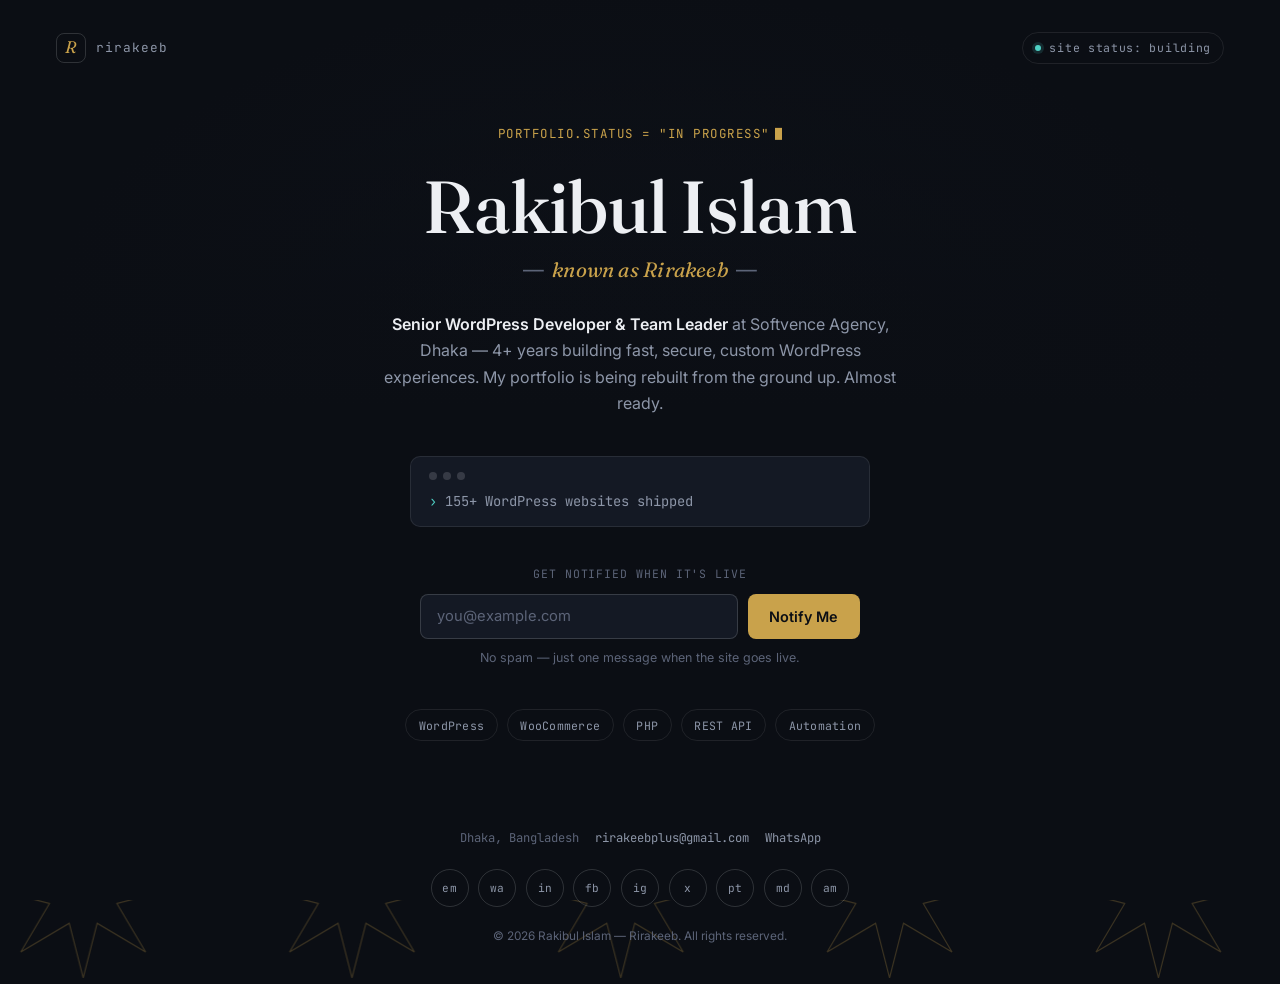
<file: coming-soon.html>
<!DOCTYPE html>
<html lang="en">
<head>
<meta charset="UTF-8">
<meta name="viewport" content="width=device-width, initial-scale=1.0">
<title>Rakibul Islam (Rirakeeb) — Coming Soon</title>
<meta name="description" content="Rakibul Islam, known as Rirakeeb — Senior WordPress Developer & Team Leader. Portfolio launching soon.">
<link rel="icon" href="data:image/svg+xml,<svg xmlns=%22http://www.w3.org/2000/svg%22 viewBox=%220 0 100 100%22><rect width=%22100%22 height=%22100%22 rx=%2222%22 fill=%22%230B0E14%22/><text x=%2250%22 y=%2266%22 font-size=%2258%22 text-anchor=%22middle%22 fill=%22%23C9A24B%22 font-family=%22Georgia,serif%22>R</text></svg>">

<link rel="preconnect" href="https://fonts.googleapis.com">
<link rel="preconnect" href="https://fonts.gstatic.com" crossorigin>
<link href="https://fonts.googleapis.com/css2?family=Fraunces:ital,opsz,wght@0,9..144,300;0,9..144,500;0,9..144,600;1,9..144,400;1,9..144,500&family=Inter:wght@400;500;600&family=JetBrains+Mono:wght@400;500&display=swap" rel="stylesheet">

<style>
  :root{
    --bg:#0B0E14;
    --bg-soft:#0F131B;
    --surface:#141924;
    --border:rgba(237,239,243,0.09);
    --border-strong:rgba(237,239,243,0.16);
    --text:#EDEFF3;
    --muted:#8D96A8;
    --muted-dim:#5C6478;
    --gold:#C9A24B;
    --gold-soft:rgba(201,162,75,0.14);
    --teal:#4FD1C5;
    --font-display:'Fraunces', Georgia, serif;
    --font-body:'Inter', -apple-system, BlinkMacSystemFont, sans-serif;
    --font-mono:'JetBrains Mono', 'Courier New', monospace;
    --max-w: 760px;
  }

  *{ margin:0; padding:0; box-sizing:border-box; }

  html{ color-scheme: dark; }

  body{
    background:var(--bg);
    color:var(--text);
    font-family:var(--font-body);
    line-height:1.5;
    min-height:100vh;
    overflow-x:hidden;
    position:relative;
    -webkit-font-smoothing:antialiased;
  }

  /* ---------- background: geometric star field ---------- */
  .star-field{
    position:fixed;
    inset:-25vmax;
    width:150vmax;
    height:150vmax;
    z-index:0;
    pointer-events:none;
    opacity:0.55;
    animation: spin-slow 220s linear infinite;
  }
  .star-field svg{ width:100%; height:100%; }
  .star-shape{
    fill:none;
    stroke:var(--gold);
    stroke-width:0.6;
    opacity:0.5;
  }
  .star-dot{ fill:var(--gold); opacity:0.35; }

  @keyframes spin-slow{
    from{ transform:rotate(0deg); }
    to{ transform:rotate(360deg); }
  }

  .vignette{
    position:fixed;
    inset:0;
    z-index:1;
    pointer-events:none;
    background:
      radial-gradient(ellipse 60% 50% at 50% 38%, rgba(11,14,20,0) 0%, var(--bg) 78%),
      linear-gradient(180deg, var(--bg-soft) 0%, var(--bg) 45%, var(--bg) 100%);
  }

  /* ---------- layout shell ---------- */
  .wrap{
    position:relative;
    z-index:2;
    min-height:100vh;
    display:flex;
    flex-direction:column;
  }

  header{
    display:flex;
    align-items:center;
    justify-content:space-between;
    padding:2rem clamp(1.25rem, 5vw, 3.5rem) 0;
  }

  .brandmark{
    display:flex;
    align-items:center;
    gap:0.6rem;
    font-family:var(--font-mono);
    font-size:0.8rem;
    letter-spacing:0.08em;
    color:var(--muted);
    text-decoration:none;
  }
  .brandmark .glyph{
    width:30px; height:30px;
    border:1px solid var(--border-strong);
    border-radius:8px;
    display:flex; align-items:center; justify-content:center;
    font-family:var(--font-display);
    font-style:italic;
    font-size:1.05rem;
    color:var(--gold);
  }

  .status-pill{
    font-family:var(--font-mono);
    font-size:0.72rem;
    letter-spacing:0.06em;
    color:var(--muted);
    border:1px solid var(--border);
    padding:0.4rem 0.75rem;
    border-radius:999px;
    display:flex;
    align-items:center;
    gap:0.5rem;
    white-space:nowrap;
  }
  .status-pill .dot{
    width:6px; height:6px; border-radius:50%;
    background:var(--teal);
    box-shadow:0 0 0 3px rgba(79,209,197,0.15);
    animation: pulse 2.4s ease-in-out infinite;
  }
  @keyframes pulse{
    0%,100%{ opacity:1; }
    50%{ opacity:0.35; }
  }

  main{
    flex:1;
    display:flex;
    align-items:center;
    justify-content:center;
    padding:3.5rem clamp(1.25rem, 5vw, 3.5rem);
  }

  .hero{
    max-width:var(--max-w);
    width:100%;
    text-align:center;
  }

  .eyebrow{
    font-family:var(--font-mono);
    font-size:0.78rem;
    letter-spacing:0.12em;
    text-transform:uppercase;
    color:var(--gold);
    display:inline-flex;
    align-items:baseline;
    gap:0.15rem;
    margin-bottom:1.6rem;
  }
  .eyebrow .cursor{
    display:inline-block;
    width:0.55em;
    height:1em;
    background:var(--gold);
    margin-left:0.2rem;
    animation: blink 1.05s steps(1) infinite;
    transform:translateY(0.15em);
  }
  @keyframes blink{ 50%{ opacity:0; } }

  h1{
    font-family:var(--font-display);
    font-weight:500;
    font-size:clamp(2.6rem, 7.5vw, 4.6rem);
    line-height:1.03;
    letter-spacing:-0.01em;
    color:var(--text);
  }

  .also-known{
    font-family:var(--font-display);
    font-style:italic;
    font-weight:400;
    font-size:clamp(1.05rem, 2.4vw, 1.3rem);
    color:var(--gold);
    margin-top:0.55rem;
    letter-spacing:0.01em;
  }
  .also-known::before,
  .also-known::after{
    content:"—";
    color:var(--muted-dim);
    margin:0 0.5rem;
    font-style:normal;
    font-family:var(--font-body);
  }

  .lede{
    max-width:520px;
    margin:1.6rem auto 0;
    color:var(--muted);
    font-size:1rem;
    line-height:1.65;
  }
  .lede strong{ color:var(--text); font-weight:600; }

  /* ---------- terminal ticker ---------- */
  .ticker{
    margin:2.5rem auto 0;
    max-width:460px;
    border:1px solid var(--border);
    background:var(--surface);
    border-radius:10px;
    padding:0.9rem 1.1rem;
    text-align:left;
  }
  .ticker-head{
    display:flex;
    gap:6px;
    margin-bottom:0.7rem;
  }
  .ticker-head span{
    width:8px; height:8px; border-radius:50%;
    background:var(--border-strong);
  }
  .ticker-line{
    font-family:var(--font-mono);
    font-size:0.86rem;
    color:var(--muted);
    min-height:1.3em;
    display:flex;
    align-items:center;
    transition:opacity 0.35s ease, transform 0.35s ease;
  }
  .ticker-line .arrow{ color:var(--teal); margin-right:0.6em; }
  .ticker-line.fade{ opacity:0; transform:translateY(4px); }

  /* ---------- notify form ---------- */
  .notify{
    margin:2.4rem auto 0;
    max-width:440px;
  }
  .notify-label{
    font-family:var(--font-mono);
    font-size:0.72rem;
    letter-spacing:0.08em;
    text-transform:uppercase;
    color:var(--muted-dim);
    margin-bottom:0.7rem;
  }
  form{
    display:flex;
    gap:0.6rem;
  }
  input[type="email"]{
    flex:1;
    background:var(--surface);
    border:1px solid var(--border-strong);
    color:var(--text);
    font-family:var(--font-body);
    font-size:0.92rem;
    padding:0.78rem 1rem;
    border-radius:8px;
    outline:none;
    transition:border-color 0.2s ease, background 0.2s ease;
  }
  input[type="email"]::placeholder{ color:var(--muted-dim); }
  input[type="email"]:focus{
    border-color:var(--gold);
    background:#171D29;
  }
  button[type="submit"]{
    font-family:var(--font-body);
    font-weight:600;
    font-size:0.9rem;
    color:var(--bg);
    background:var(--gold);
    border:none;
    padding:0 1.35rem;
    border-radius:8px;
    cursor:pointer;
    white-space:nowrap;
    transition:background 0.2s ease, transform 0.15s ease;
  }
  button[type="submit"]:hover{ background:#DDB863; }
  button[type="submit"]:active{ transform:scale(0.97); }
  button[type="submit"]:focus-visible,
  input[type="email"]:focus-visible,
  .badge:focus-visible,
  .brandmark:focus-visible{
    outline:2px solid var(--gold);
    outline-offset:2px;
  }

  .form-note{
    font-size:0.78rem;
    color:var(--muted-dim);
    margin-top:0.65rem;
    min-height:1.1em;
    transition:opacity 0.3s ease;
  }
  .form-note.success{ color:var(--teal); }

  /* ---------- skill chips ---------- */
  .chips{
    display:flex;
    flex-wrap:wrap;
    justify-content:center;
    gap:0.55rem;
    margin:2.6rem auto 0;
    max-width:520px;
  }
  .chip{
    font-family:var(--font-mono);
    font-size:0.72rem;
    letter-spacing:0.02em;
    color:var(--muted);
    border:1px solid var(--border);
    padding:0.4rem 0.8rem;
    border-radius:999px;
  }

  /* ---------- footer ---------- */
  footer{
    padding:2rem clamp(1.25rem, 5vw, 3.5rem) 2.4rem;
    display:flex;
    flex-direction:column;
    align-items:center;
    gap:1.3rem;
  }

  .foot-meta{
    display:flex;
    flex-wrap:wrap;
    justify-content:center;
    gap:0.4rem 1rem;
    font-family:var(--font-mono);
    font-size:0.76rem;
    color:var(--muted-dim);
  }
  .foot-meta a{ color:var(--muted); text-decoration:none; border-bottom:1px solid transparent; }
  .foot-meta a:hover{ color:var(--gold); border-color:var(--gold); }

  .badges{
    display:flex;
    flex-wrap:wrap;
    justify-content:center;
    gap:0.6rem;
  }
  .badge{
    width:38px; height:38px;
    border:1px solid var(--border-strong);
    border-radius:50%;
    display:flex; align-items:center; justify-content:center;
    font-family:var(--font-mono);
    font-size:0.7rem;
    letter-spacing:0.02em;
    color:var(--muted);
    text-decoration:none;
    transition:border-color 0.2s ease, color 0.2s ease, background 0.2s ease, transform 0.15s ease;
  }
  .badge:hover{
    border-color:var(--gold);
    color:var(--bg);
    background:var(--gold);
    transform:translateY(-2px);
  }

  .copyline{
    font-size:0.74rem;
    color:var(--muted-dim);
    text-align:center;
  }

  /* ---------- responsive ---------- */
  @media (max-width: 520px){
    form{ flex-direction:column; }
    button[type="submit"]{ padding:0.78rem; }
    .also-known::before,.also-known::after{ display:none; }
  }

  @media (prefers-reduced-motion: reduce){
    .star-field{ animation:none; }
    .status-pill .dot{ animation:none; }
    .eyebrow .cursor{ animation:none; }
    .ticker-line{ transition:none; }
  }
</style>
</head>
<body>

<div class="star-field" id="starField">
  <svg viewBox="0 0 1000 1000" preserveAspectRatio="xMidYMid slice">
    <defs>
      <pattern id="starPattern" width="140" height="140" patternUnits="userSpaceOnUse">
        <polygon class="star-shape" id="starPoly" points=""></polygon>
        <circle class="star-dot" cx="70" cy="70" r="1.6"></circle>
      </pattern>
    </defs>
    <rect width="1000" height="1000" fill="url(#starPattern)"></rect>
  </svg>
</div>
<div class="vignette"></div>

<div class="wrap">
  <header>
    <a href="#" class="brandmark" aria-label="Rirakeeb home">
      <span class="glyph">R</span>
      <span>rirakeeb</span>
    </a>
    <div class="status-pill">
      <span class="dot"></span>
      <span>site status: building</span>
    </div>
  </header>

  <main>
    <div class="hero">
      <p class="eyebrow">portfolio.status = "in progress"<span class="cursor" aria-hidden="true"></span></p>

      <h1>Rakibul Islam</h1>
      <p class="also-known">known as Rirakeeb</p>

      <p class="lede">
        <strong>Senior WordPress Developer &amp; Team Leader</strong> at Softvence Agency, Dhaka —
        4+ years building fast, secure, custom WordPress experiences.
        My portfolio is being rebuilt from the ground up. Almost ready.
      </p>

      <div class="ticker" aria-live="polite">
        <div class="ticker-head"><span></span><span></span><span></span></div>
        <div class="ticker-line" id="tickerLine">
          <span class="arrow">›</span><span id="tickerText">155+ WordPress websites shipped</span>
        </div>
      </div>

      <div class="notify">
        <p class="notify-label">get notified when it's live</p>
        <form id="notifyForm" action="https://formsubmit.co/rirakeebplus@gmail.com" method="POST">
          <label for="emailInput" class="sr-only" style="position:absolute;left:-9999px;">Email address</label>
          <input type="hidden" name="_subject" value="New notify-me signup — portfolio">
          <input type="hidden" name="_captcha" value="false">
          <input type="hidden" name="_template" value="table">
          <input type="hidden" name="_next" value="https://rakibul-islam.pro.bd/?submitted=true">
          <input type="email" id="emailInput" name="email" placeholder="you@example.com" required autocomplete="email">
          <button type="submit">Notify Me</button>
        </form>
        <p class="form-note" id="formNote">No spam — just one message when the site goes live.</p>
      </div>

      <div class="chips">
        <span class="chip">WordPress</span>
        <span class="chip">WooCommerce</span>
        <span class="chip">PHP</span>
        <span class="chip">REST API</span>
        <span class="chip">Automation</span>
      </div>
    </div>
  </main>

  <footer>
    <div class="foot-meta">
      <span>Dhaka, Bangladesh</span>
      <a href="mailto:rirakeebplus@gmail.com">rirakeebplus@gmail.com</a>
      <a href="https://wa.me/8801920759102" target="_blank" rel="noopener">WhatsApp</a>
    </div>

    <nav class="badges" aria-label="Social links">
      <a class="badge" href="mailto:rirakeebplus@gmail.com" title="Email" aria-label="Email">em</a>
      <a class="badge" href="https://wa.me/8801920759102" target="_blank" rel="noopener" title="WhatsApp" aria-label="WhatsApp">wa</a>
      <a class="badge" href="https://linkedin.com/in/rirakeeb" target="_blank" rel="noopener" title="LinkedIn" aria-label="LinkedIn">in</a>
      <a class="badge" href="https://facebook.com/rirakeeb" target="_blank" rel="noopener" title="Facebook" aria-label="Facebook">fb</a>
      <a class="badge" href="https://instagram.com/rirakeeb" target="_blank" rel="noopener" title="Instagram" aria-label="Instagram">ig</a>
      <a class="badge" href="https://twitter.com/rirakeeb_" target="_blank" rel="noopener" title="Twitter / X" aria-label="Twitter / X">x</a>
      <a class="badge" href="https://pinterest.com/rirakeeb" target="_blank" rel="noopener" title="Pinterest" aria-label="Pinterest">pt</a>
      <a class="badge" href="https://medium.com/@rirakeeb" target="_blank" rel="noopener" title="Medium" aria-label="Medium">md</a>
      <a class="badge" href="https://about.me/rirakeeb" target="_blank" rel="noopener" title="About.me" aria-label="About.me">am</a>
    </nav>

    <p class="copyline">© <span id="year"></span> Rakibul Islam — Rirakeeb. All rights reserved.</p>
  </footer>
</div>

<script>
  // ---- build the 8-point star pattern precisely ----
  (function buildStar(){
    const cx = 70, cy = 70, rOuter = 46, rInner = 19, points = 16;
    let pts = [];
    for(let i = 0; i < points; i++){
      const angle = (Math.PI / (points/2)) * i - Math.PI/2;
      const r = i % 2 === 0 ? rOuter : rInner;
      const x = cx + r * Math.cos(angle);
      const y = cy + r * Math.sin(angle);
      pts.push(x.toFixed(2) + "," + y.toFixed(2));
    }
    const poly = document.getElementById("starPoly");
    if(poly) poly.setAttribute("points", pts.join(" "));
  })();

  // ---- footer year ----
  document.getElementById("year").textContent = new Date().getFullYear();

  // ---- terminal ticker rotation ----
  const tickerItems = [
    "155+ WordPress websites shipped",
    "Leading an 8-member dev team",
    "WooCommerce · REST API · Custom Plugins",
    "AI &amp; workflow automation integrations",
    "Based in Dhaka, Bangladesh"
  ].map(s => s.replace("&amp;", "&"));

  const tickerText = document.getElementById("tickerText");
  const tickerLine = document.getElementById("tickerLine");
  let tickerIndex = 0;
  const reduceMotion = window.matchMedia("(prefers-reduced-motion: reduce)").matches;

  function rotateTicker(){
    tickerLine.classList.add("fade");
    setTimeout(() => {
      tickerIndex = (tickerIndex + 1) % tickerItems.length;
      tickerText.textContent = tickerItems[tickerIndex];
      tickerLine.classList.remove("fade");
    }, reduceMotion ? 0 : 350);
  }
  if(!reduceMotion){
    setInterval(rotateTicker, 3000);
  }

  // ---- notify form is now handled natively by FormSubmit.co (see form action) ----
</script>

</body>
</html>
</file>
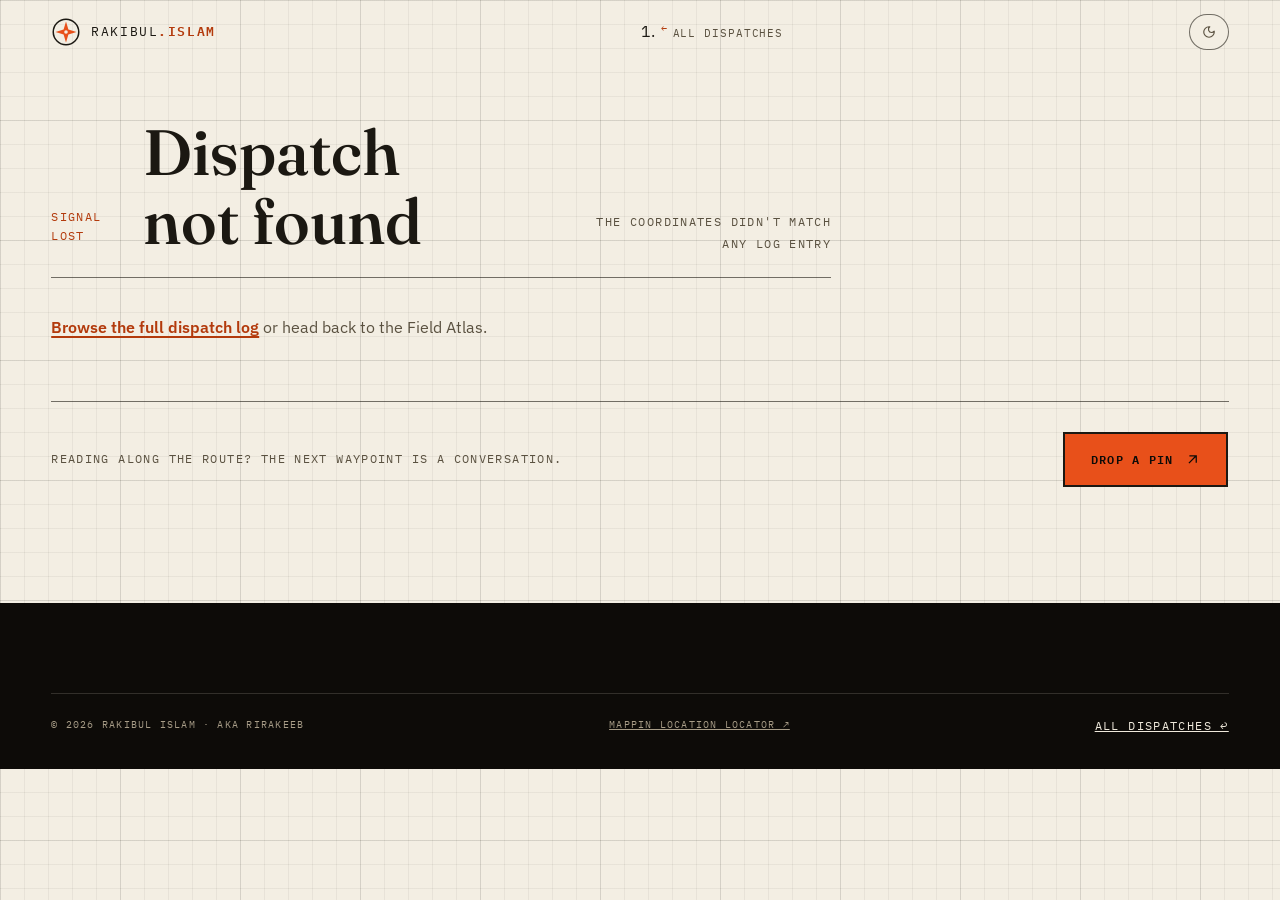
<file: dispatch.html>
<!doctype html>
<html lang="en">
<head>
  <meta charset="utf-8">
  <meta name="viewport" content="width=device-width, initial-scale=1">
  <title>Dispatch — Rakibul Islam (rirakeeb)</title>
  <meta name="description" content="A field dispatch from the expedition log of Rakibul Islam (aka rirakeeb) — senior WordPress developer & team lead.">
  <meta name="author" content="Rakibul Islam">
  <meta name="robots" content="index, follow, max-image-preview:large">
  <meta name="theme-color" content="#F3EEE3">

  <meta property="og:site_name" content="Rakibul Islam — Field Atlas">
  <meta property="og:title" content="Dispatch — Rakibul Islam (rirakeeb)">
  <meta property="og:description" content="A field dispatch from the expedition log of Rakibul Islam — senior WordPress developer & team lead.">
  <meta property="og:type" content="article">
  <meta property="og:image" content="https://rakibul-dev.pro.bd/assets/img/portrait.jpg">
  <meta name="twitter:card" content="summary_large_image">
  <meta name="twitter:title" content="Dispatch — Rakibul Islam (rirakeeb)">
  <meta name="twitter:description" content="A field dispatch from the expedition log of Rakibul Islam — senior WordPress developer & team lead.">
  <meta name="twitter:image" content="https://rakibul-dev.pro.bd/assets/img/portrait.jpg">

  <!-- Person schema (static head; per-article data injected by js/blog-page.js) -->
  <script type="application/ld+json">
  {
    "@context": "https://schema.org",
    "@type": "Person",
    "name": "Rakibul Islam",
    "alternateName": "rirakeeb",
    "jobTitle": "Senior WordPress Developer & Team Leader",
    "url": "https://rakibul-dev.pro.bd/",
    "sameAs": ["https://www.linkedin.com/in/rirakeeb", "https://wordpress.org/plugins/mappin-location-locator/"]
  }
  </script>
  <link rel="icon" href="data:image/svg+xml,%3Csvg xmlns='http://www.w3.org/2000/svg' viewBox='0 0 32 32'%3E%3Cpath d='M16 2a9.5 9.5 0 0 0-9.5 9.5C6.5 18.6 16 30 16 30s9.5-11.4 9.5-18.5A9.5 9.5 0 0 0 16 2z' fill='%23E8501A'/%3E%3Ccircle cx='16' cy='11.5' r='3.7' fill='%23F3EEE3'/%3E%3C/svg%3E">

  <link rel="preconnect" href="https://fonts.googleapis.com">
  <link rel="preconnect" href="https://fonts.gstatic.com" crossorigin>
  <link href="https://fonts.googleapis.com/css2?family=Fraunces:ital,opsz,wght@0,9..144,400;0,9..144,550;0,9..144,650;1,9..144,450;1,9..144,600&family=IBM+Plex+Mono:wght@400;500;600&family=IBM+Plex+Sans:wght@400;500;600&display=swap" rel="stylesheet">

  <link rel="stylesheet" href="css/base.css">
  <link rel="stylesheet" href="css/layout.css">
  <link rel="stylesheet" href="css/components.css">
  <link rel="stylesheet" href="css/motion.css">
  <link rel="stylesheet" href="css/mobile.css">

  <!-- No-JS fallback -->
  <noscript>
    <style>.theme-toggle, .cursor { display:none !important; } [data-reveal]{opacity:1 !important; transform:none !important;}</style>
  </noscript>
</head>

<body>
  <svg class="svg-defs" aria-hidden="true" focusable="false">
    <symbol id="i-pin" viewBox="0 0 24 24">
      <path d="M12 2a7.2 7.2 0 0 0-7.2 7.2C4.8 14.6 12 22 12 22s7.2-7.4 7.2-12.8A7.2 7.2 0 0 0 12 2zm0 9.7a2.6 2.6 0 1 1 0-5.2 2.6 2.6 0 0 1 0 5.2z"/>
    </symbol>
    <symbol id="i-arrow-ur" viewBox="0 0 24 24">
      <path d="M7 17L17.5 6.5M8 6h10v10" fill="none" stroke="currentColor" stroke-width="2" stroke-linecap="square"/>
    </symbol>
    <symbol id="i-arrow-dr" viewBox="0 0 24 24">
      <path d="M6 6l10.5 10.5M17 7v10H7" fill="none" stroke="currentColor" stroke-width="2" stroke-linecap="square"/>
    </symbol>
    <symbol id="i-mail" viewBox="0 0 24 24">
      <rect x="3" y="5.5" width="18" height="13" rx="1" fill="none" stroke="currentColor" stroke-width="2"/>
      <path d="M4 7l8 6 8-6" fill="none" stroke="currentColor" stroke-width="2"/>
    </symbol>
  </svg>

  <div id="cursor" class="cursor" aria-hidden="true">
    <div class="cursor__ring"><span class="cursor__label"></span></div>
    <div class="cursor__dot"></div>
  </div>

  <header class="site-head">
    <span class="site-head__trail" aria-hidden="true"></span>
    <div class="site-head__bar wrap">
      <a class="brand" href="index.html" aria-label="Back to the Field Atlas home">
        <svg class="brand__mark" viewBox="0 0 40 40" aria-hidden="true">
          <circle cx="20" cy="20" r="17" fill="none" stroke="currentColor" stroke-width="2"/>
          <path d="M20 6l3.2 10.8L34 20l-10.8 3.2L20 34l-3.2-10.8L6 20l10.8-3.2z" fill="#E8501A"/>
          <circle cx="20" cy="20" r="2.4" fill="#F3EEE3"/>
        </svg>
        <span class="brand__text">RAKIBUL<b>.ISLAM</b></span>
      </a>

      <nav class="primary-nav" aria-label="Pages">
        <ol>
          <li><a href="dispatches.html"><sup>←</sup>All dispatches</a></li>
        </ol>
      </nav>

      <button class="theme-toggle mono" id="theme-toggle" type="button"
              aria-pressed="false" title="Toggle dark mode">
        <svg class="theme-toggle__icon" width="14" height="14" viewBox="0 0 24 24" aria-hidden="true">
          <path d="M12 3a9 9 0 1 0 9 9c0-.46-.04-.92-.1-1.36a5.389 5.389 0 0 1-4.4 2.26 5.403 5.403 0 0 1-3.14-9.8c-.44-.06-.9-.1-1.36-.1z" fill="none" stroke="currentColor" stroke-width="2" stroke-linejoin="round"/>
        </svg>
      </button>
    </div>
  </header>

  <main id="main">
    <section class="section wrap" id="dispatch-single" aria-labelledby="article-title">
      <article class="article" id="article-root">
        <noscript>
          <p class="mono">This dispatch needs JavaScript to unfold. One email gets you the plain text.</p>
        </noscript>
      </article>

      <div class="pins__more article__cta" data-reveal>
        <p class="mono">READING ALONG THE ROUTE? THE NEXT WAYPOINT IS A CONVERSATION.</p>
        <a class="btn btn--primary" href="mailto:rirakeebplus@gmail.com" data-cursor data-cursor-label="WRITE">
          Drop a pin
          <svg aria-hidden="true"><use href="#i-arrow-ur"/></svg>
        </a>
      </div>
    </section>
  </main>

  <footer class="site-foot" aria-label="Colophon">
    <div class="wrap">
      <div class="site-foot__base mono">
        <span>© <span id="year">2026</span> RAKIBUL ISLAM · AKA RIRAKEEB</span>
        <span><a href="https://wordpress.org/plugins/mappin-location-locator/" target="_blank" rel="noopener noreferrer">Mappin Location Locator ↗</a></span>
        <a class="mono" href="dispatches.html" style="color:var(--tile-text)">ALL DISPATCHES ↩</a>
      </div>
    </div>
  </footer>

  <div class="toast" id="toast" role="status" aria-live="polite"></div>

  <script src="js/state.js"></script>
  <script src="js/data.js"></script>
  <script src="js/render.js"></script>
  <script src="js/cursor.js"></script>
  <script src="js/motion.js"></script>
  <script src="js/boot.js"></script>
  <script src="js/blog-page.js"></script>
</body>
</html>
</file>
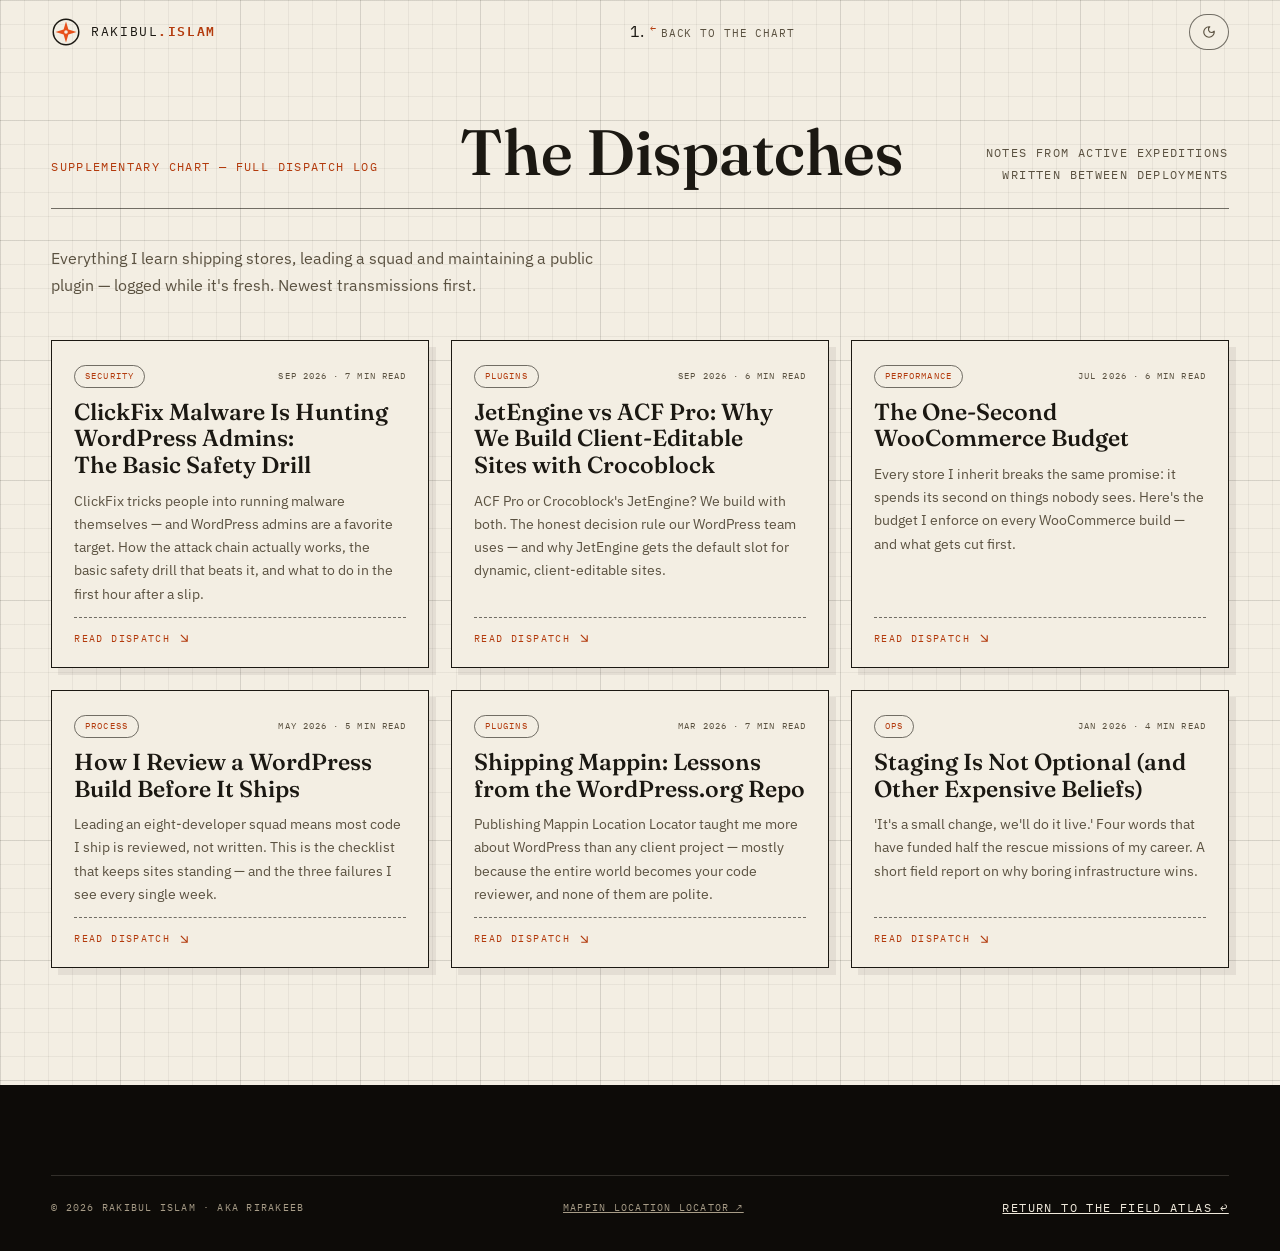
<file: dispatches.html>
<!doctype html>
<html lang="en">
<head>
  <meta charset="utf-8">
  <meta name="viewport" content="width=device-width, initial-scale=1">
  <title>Dispatches — Field Notes of Rakibul Islam (rirakeeb)</title>
  <meta name="description" content="Field dispatches from an active WordPress expedition: performance budgets, code review checklists, plugin lessons and ops scars — by Rakibul Islam (aka rirakeeb), senior WordPress developer & team lead.">
  <meta name="author" content="Rakibul Islam">
  <meta name="robots" content="index, follow, max-image-preview:large">
  <link rel="canonical" href="https://rakibul-dev.pro.bd/dispatches.html">
  <meta name="theme-color" content="#F3EEE3">

  <meta property="og:site_name" content="Rakibul Islam — Field Atlas">
  <meta property="og:title" content="Dispatches — Field Notes of Rakibul Islam (rirakeeb)">
  <meta property="og:description" content="WordPress performance budgets, code review checklists, plugin lessons and ops scars — written between deployments.">
  <meta property="og:type" content="website">
  <meta property="og:url" content="https://rakibul-dev.pro.bd/dispatches.html">
  <meta property="og:image" content="https://rakibul-dev.pro.bd/assets/img/portrait.jpg">
  <meta name="twitter:card" content="summary_large_image">
  <meta name="twitter:title" content="Dispatches — Field Notes of Rakibul Islam (rirakeeb)">
  <meta name="twitter:description" content="WordPress performance budgets, code review checklists, plugin lessons and ops scars.">
  <meta name="twitter:image" content="https://rakibul-dev.pro.bd/assets/img/portrait.jpg">
  <link rel="icon" href="data:image/svg+xml,%3Csvg xmlns='http://www.w3.org/2000/svg' viewBox='0 0 32 32'%3E%3Cpath d='M16 2a9.5 9.5 0 0 0-9.5 9.5C6.5 18.6 16 30 16 30s9.5-11.4 9.5-18.5A9.5 9.5 0 0 0 16 2z' fill='%23E8501A'/%3E%3Ccircle cx='16' cy='11.5' r='3.7' fill='%23F3EEE3'/%3E%3C/svg%3E">

  <link rel="preconnect" href="https://fonts.googleapis.com">
  <link rel="preconnect" href="https://fonts.gstatic.com" crossorigin>
  <link href="https://fonts.googleapis.com/css2?family=Fraunces:ital,opsz,wght@0,9..144,400;0,9..144,550;0,9..144,650;1,9..144,450;1,9..144,600&family=IBM+Plex+Mono:wght@400;500;600&family=IBM+Plex+Sans:wght@400;500;600&display=swap" rel="stylesheet">

  <link rel="stylesheet" href="css/base.css">
  <link rel="stylesheet" href="css/layout.css">
  <link rel="stylesheet" href="css/components.css">
  <link rel="stylesheet" href="css/motion.css">
  <link rel="stylesheet" href="css/mobile.css">

  <!-- No-JS fallback -->
  <noscript>
    <style>.theme-toggle, .cursor { display:none !important; } [data-reveal]{opacity:1 !important; transform:none !important;}</style>
  </noscript>
</head>

<body>
  <svg class="svg-defs" aria-hidden="true" focusable="false">
    <symbol id="i-pin" viewBox="0 0 24 24">
      <path d="M12 2a7.2 7.2 0 0 0-7.2 7.2C4.8 14.6 12 22 12 22s7.2-7.4 7.2-12.8A7.2 7.2 0 0 0 12 2zm0 9.7a2.6 2.6 0 1 1 0-5.2 2.6 2.6 0 0 1 0 5.2z"/>
    </symbol>
    <symbol id="i-arrow-ur" viewBox="0 0 24 24">
      <path d="M7 17L17.5 6.5M8 6h10v10" fill="none" stroke="currentColor" stroke-width="2" stroke-linecap="square"/>
    </symbol>
    <symbol id="i-arrow-dr" viewBox="0 0 24 24">
      <path d="M6 6l10.5 10.5M17 7v10H7" fill="none" stroke="currentColor" stroke-width="2" stroke-linecap="square"/>
    </symbol>
  </svg>

  <div id="cursor" class="cursor" aria-hidden="true">
    <div class="cursor__ring"><span class="cursor__label"></span></div>
    <div class="cursor__dot"></div>
  </div>

  <header class="site-head">
    <span class="site-head__trail" aria-hidden="true"></span>
    <div class="site-head__bar wrap">
      <a class="brand" href="index.html" aria-label="Back to the Field Atlas home">
        <svg class="brand__mark" viewBox="0 0 40 40" aria-hidden="true">
          <circle cx="20" cy="20" r="17" fill="none" stroke="currentColor" stroke-width="2"/>
          <path d="M20 6l3.2 10.8L34 20l-10.8 3.2L20 34l-3.2-10.8L6 20l10.8-3.2z" fill="#E8501A"/>
          <circle cx="20" cy="20" r="2.4" fill="#F3EEE3"/>
        </svg>
        <span class="brand__text">RAKIBUL<b>.ISLAM</b></span>
      </a>

      <nav class="primary-nav" aria-label="Pages">
        <ol>
          <li><a href="index.html"><sup>←</sup>Back to the chart</a></li>
        </ol>
      </nav>

      <button class="theme-toggle mono" id="theme-toggle" type="button"
              aria-pressed="false" title="Toggle dark mode">
        <svg class="theme-toggle__icon" width="14" height="14" viewBox="0 0 24 24" aria-hidden="true">
          <path d="M12 3a9 9 0 1 0 9 9c0-.46-.04-.92-.1-1.36a5.389 5.389 0 0 1-4.4 2.26 5.403 5.403 0 0 1-3.14-9.8c-.44-.06-.9-.1-1.36-.1z" fill="none" stroke="currentColor" stroke-width="2" stroke-linejoin="round"/>
        </svg>
      </button>
    </div>
  </header>

  <main id="main">
    <section class="section wrap" id="archive-dispatches" aria-labelledby="dispatches-title">
      <header class="legend">
        <p class="legend__no mono" data-reveal>SUPPLEMENTARY CHART — FULL DISPATCH LOG</p>
        <h2 class="legend__title" id="dispatches-title" data-split>The Dispatches</h2>
        <p class="legend__meta mono" data-reveal>NOTES FROM ACTIVE EXPEDITIONS<br>WRITTEN BETWEEN DEPLOYMENTS</p>
      </header>

      <p class="loadout__intro" data-reveal>
        Everything I learn shipping stores, leading a squad and maintaining a public
        plugin — logged while it's fresh. Newest transmissions first.
      </p>

      <div class="posts posts--archive" id="post-all" role="list">
        <noscript><p class="mono">The dispatch log needs JavaScript to unpack. One email gets you everything.</p></noscript>
      </div>
    </section>
  </main>

  <footer class="site-foot" aria-label="Colophon">
    <div class="wrap">
      <div class="site-foot__base mono">
        <span>© <span id="year">2026</span> RAKIBUL ISLAM · AKA RIRAKEEB</span>
        <span><a href="https://wordpress.org/plugins/mappin-location-locator/" target="_blank" rel="noopener noreferrer">Mappin Location Locator ↗</a></span>
        <a class="mono" href="index.html" style="color:var(--tile-text)">RETURN TO THE FIELD ATLAS ↩</a>
      </div>
    </div>
  </footer>

  <div class="toast" id="toast" role="status" aria-live="polite"></div>

  <template id="tpl-post">
    <article class="post" data-reveal role="listitem">
      <header class="post__head">
        <span class="post__tag mono"></span>
        <span class="post__stamp mono"><span class="post__date"></span> · <span class="post__read"></span></span>
      </header>
      <h3 class="post__title"></h3>
      <p class="post__excerpt"></p>
      <a class="post__link mono" href="#">Read dispatch<svg aria-hidden="true"><use href="#i-arrow-dr"/></svg></a>
    </article>
  </template>

  <script src="js/state.js"></script>
  <script src="js/data.js"></script>
  <script src="js/render.js"></script>
  <script src="js/cursor.js"></script>
  <script src="js/motion.js"></script>
  <script src="js/boot.js"></script>
  <script src="js/blog-page.js"></script>
</body>
</html>
</file>
<file: css/base.css>
/* ============================================================
   base.css — design tokens, reset, typography, utilities
   Concept: "Field Atlas" — warm survey paper, ink rules,
   one vermilion pin accent. Everything else stays quiet.
   ============================================================ */

:root {
  /* --- Paper & ink ------------------------------------------- */
  --paper:      #F3EEE3;   /* warm chart paper                  */
  --paper-2:    #EAE3D2;   /* deeper paper (tinted sections)    */
  --ink:        #1B1812;   /* near-black warm ink               */
  --ink-2:      #5A5140;   /* soft ink for meta text            */
  --line:       rgba(27, 24, 18, .16);
  --line-strong:rgba(27, 24, 18, .6);

  /* --- The one accent (vermilion map pin) -------------------- */
  --accent:       #E8501A;
  --accent-ink:   #B33A0C;  /* accessible-on-paper variant       */
  --accent-soft:  rgba(232, 80, 26, .12);

  /* --- Status beacon green (semantic only) ------------------- */
  --ok:         #2F9E44;

  /* --- Dark tiles (portrait inset, contact band, footer) ----- */
  --tile:        #14110C;
  --tile-2:      #0D0B08;
  --tile-text:   #EFE9DB;
  --tile-line:   rgba(239, 233, 219, .16);
  --tile-ink-2:  #A79C87;

  /* --- Grid paper lines -------------------------------------- */
  --grid-s: rgba(27, 24, 18, .055);
  --grid-l: rgba(27, 24, 18, .09);

  /* --- Theme-aware surfaces ----------------------------------- */
  --head-bg:    rgba(243, 238, 227, .92);          /* scrolled header glass */
  --card-shadow: rgba(27, 24, 18, .07);            /* hard offset shadows   */
  --glow-a: transparent;                            /* night aurora layers  */
  --glow-b: transparent;

  /* --- Type --------------------------------------------------- */
  --font-display: "Fraunces", Georgia, "Times New Roman", serif;
  --font-body:    "IBM Plex Sans", system-ui, -apple-system, sans-serif;
  --font-mono:    "IBM Plex Mono", ui-monospace, "Cascadia Mono", monospace;

  --fs-hero:  clamp(3.4rem, 10.5vw, 8.2rem);
  --fs-title: clamp(2.3rem, 5.4vw, 4rem);
  --fs-role:  clamp(1.02rem, 1.55vw, 1.22rem);

  /* --- Motion -------------------------------------------------- */
  --ease-out: cubic-bezier(.22, 1, .36, 1);
  --ease-io:  cubic-bezier(.65, 0, .35, 1);
}

/* ------------------------------------------------------------
   DARK MODE — automatic via OS preference
   Note: --tile* variables are NOT overridden here because they
   are used by .section--ink and .site-foot which must stay dark
   in both modes.
   ------------------------------------------------------------ */
/* @media (prefers-color-scheme: dark) {
  :root {
    --paper:      #15110D;
    --paper-2:    #1D1914;
    --ink:        #F0E9DA;
    --ink-2:      #B3A78F;
    --line:       rgba(240, 233, 218, .14);
    --line-strong:rgba(240, 233, 218, .5);

    --accent:       #FF6B35;
    --accent-ink:   #FF8C5A;
    --accent-soft:  rgba(255, 107, 53, .16);

    --ok:         #4ADE80;

    --grid-s: rgba(240, 233, 218, .045);
    --grid-l: rgba(240, 233, 218, .08);

    --head-bg:    rgba(21, 17, 13, .86);
    --card-shadow: rgba(0, 0, 0, .5);
    --glow-a: rgba(255, 107, 53, .075);
    --glow-b: rgba(74, 222, 128, .05);
  }
} */

/* Manual dark mode toggle: html.dark forces dark tokens */
html.dark {
  --paper:      #15110D;
  --paper-2:    #1D1914;
  --ink:        #F0E9DA;
  --ink-2:      #B3A78F;
  --line:       rgba(240, 233, 218, .14);
  --line-strong:rgba(240, 233, 218, .5);

  --accent:       #FF6B35;
  --accent-ink:   #FF8C5A;
  --accent-soft:  rgba(255, 107, 53, .16);

  --ok:         #4ADE80;

  --grid-s: rgba(240, 233, 218, .045);
  --grid-l: rgba(240, 233, 218, .08);

  --head-bg:    rgba(21, 17, 13, .86);
  --card-shadow: rgba(0, 0, 0, .5);
  --glow-a: rgba(255, 107, 53, .075);
  --glow-b: rgba(74, 222, 128, .05);
}

/* Override: html.light forces light tokens regardless of OS */
html.light {
  --paper:      #F3EEE3;
  --paper-2:    #EAE3D2;
  --ink:        #1B1812;
  --ink-2:      #5A5140;
  --line:       rgba(27, 24, 18, .16);
  --line-strong:rgba(27, 24, 18, .6);

  --accent:       #E8501A;
  --accent-ink:   #B33A0C;
  --accent-soft:  rgba(232, 80, 26, .12);

  --ok:         #2F9E44;

  --tile:        #14110C;
  --tile-2:      #0D0B08;
  --tile-text:   #EFE9DB;
  --tile-line:   rgba(239, 233, 219, .16);
  --tile-ink-2:  #A79C87;

  --grid-s: rgba(27, 24, 18, .055);
  --grid-l: rgba(27, 24, 18, .09);

  --head-bg:    rgba(243, 238, 227, .92);
  --card-shadow: rgba(27, 24, 18, .07);
  --glow-a: transparent;
  --glow-b: transparent;
}

/* ------------------------------------------------------------
   Reset (lean, modern)
   ------------------------------------------------------------ */
*, *::before, *::after { box-sizing: border-box; }
* { margin: 0; }

html {
  scroll-behavior: smooth;
  -webkit-text-size-adjust: 100%;
}

body {
  font-family: var(--font-body);
  font-size: 1rem;
  line-height: 1.65;
  color: var(--ink);
  background-color: var(--paper);

  /* Chart-paper grid: fine squares + major squares.
     --glow-a/b paint a faint "aurora over the survey site" in dark
     mode and resolve to transparent in light mode. */
  background-image:
    radial-gradient(110% 55% at 82% -8%, var(--glow-a), transparent 58%),
    radial-gradient(90% 60% at -12% 42%, var(--glow-b), transparent 60%),
    linear-gradient(var(--grid-s) 1px, transparent 1px),
    linear-gradient(90deg, var(--grid-s) 1px, transparent 1px),
    linear-gradient(var(--grid-l) 1px, transparent 1px),
    linear-gradient(90deg, var(--grid-l) 1px, transparent 1px);
  background-size:
    auto auto,
    auto auto,
    24px 24px,
    24px 24px,
    120px 120px,
    120px 120px;

  min-height: 100vh;
  overflow-x: clip;
}

img, svg { display: block; max-width: 100%; }
img { height: auto; }

button {
  font: inherit;
  color: inherit;
  background: none;
  border: 0;
  cursor: pointer;
  -webkit-tap-highlight-color: transparent;
}

input, textarea { font: inherit; color: inherit; }

ul[class], ol[class] { list-style: none; padding: 0; }

a { color: inherit; }

h1, h2, h3, h4 {
  line-height: 1.08;
  font-weight: 550;
  text-wrap: balance;
}

/* Hide the SVG symbol library */
.svg-defs { position: absolute; width: 0; height: 0; overflow: hidden; }

/* ------------------------------------------------------------
   Selection / focus / caret
   ------------------------------------------------------------ */
::selection { background: var(--accent); color: var(--paper); }

:focus-visible {
  outline: 2px dashed var(--accent-ink);
  outline-offset: 3px;
  border-radius: 2px;
}

/* Slim ink scrollbar — part of the print aesthetic */
@supports (scrollbar-width: thin) {
  html { scrollbar-width: thin; scrollbar-color: var(--ink) var(--paper); }
}

/* ------------------------------------------------------------
   Typography helpers
   ------------------------------------------------------------ */
.mono {
  font-family: var(--font-mono);
  font-size: .72rem;
  letter-spacing: .12em;
  text-transform: uppercase;
}

.u-accent { color: var(--accent); }
.u-accent-strong { color: var(--accent-ink); font-weight: 600; }

/* ------------------------------------------------------------
   Skip link
   ------------------------------------------------------------ */
.skip-link {
  position: fixed;
  top: 10px; left: 10px;
  z-index: 200;
  padding: .6em 1em;
  background: var(--ink);
  color: var(--paper);
  font-family: var(--font-mono);
  font-size: .75rem;
  text-decoration: none;
  transform: translateY(-300%);
  transition: transform .25s var(--ease-out);
}
.skip-link:focus-visible { transform: none; }

/* ------------------------------------------------------------
   Print: collapse to a clean, self-contained document
   ------------------------------------------------------------ */
@media print {
  /* --- Strip non-content layers ---------------------------- */
  body {
    background-image: none !important;
    background: #fff !important;
    color: #000 !important;
    font-size: 11pt;
  }
  .frame, .cursor, .boot, .wipe, .toast,
  .hero__cue, .marquee, .nav-toggle, .totop,
  .secret-pin, .site-head__side,
  .preview, .route__rail, .route__fill, .route__runner,
  .route__svg, .route__scenery, .route__marker,
  .portrait__rings, .portrait__bracket,
  .pin__hint, .pcard__hint, .pin__toggle,
  .filters, .pins__more { display: none !important; }

  /* --- Force everything visible ---------------------------- */
  [data-reveal], [data-split] .chr {
    opacity: 1 !important;
    transform: none !important;
  }
  .pin.is-open .pin__body, .pcard.is-open .pcard__body {
    grid-template-rows: 1fr !important;
  }
  .pin:not(.is-open) .pin__inner,
  .pcard:not(.is-open) .pcard__inner {
    visibility: visible !important;
  }

  /* --- Strip backgrounds, shadows, borders ------------------ */
  * {
    box-shadow: none !important;
    text-shadow: none !important;
    -webkit-text-stroke: 0 !important;
  }
  .section--tint, .section--ink, .site-foot {
    background: #fff !important;
    color: #000 !important;
    box-shadow: none !important;
  }
  .site-foot { border-top: 2px solid #000; }
  .site-foot__big { color: #000 !important; -webkit-text-stroke: 0 !important; }

  /* --- Links ------------------------------------------------ */
  a[href]::after {
    content: " (" attr(href) ")";
    font-size: 0.7em;
    color: #555;
    word-break: break-all;
  }
  a[href^="#"]::after, a[href^="mailto"]::after,
  .site-head a::after, .nav-toggle::after {
    content: none;
  }

  /* --- Layout adjustments ----------------------------------- */
  .hero {
    min-height: auto !important;
    padding: 40px 0 !important;
  }
  .hero__grid { grid-template-columns: 1fr !important; }
  .portrait { width: min(280px, 60%); rotate: 0deg; }
  .hero__stats { grid-template-columns: repeat(4, auto); gap: 16px; }

  .logbook { grid-template-columns: 1fr !important; }
  .logbook__facts { position: static !important; }
  .contact__grid { grid-template-columns: 1fr !important; }
  .site-foot__cols { grid-template-columns: 1fr 1fr; gap: 16px; }

  .pin__head { padding: 12px 6px !important; }
  .pin__inner { padding: 0 6px !important; max-width: none !important; }
  .pin__cols { grid-template-columns: 1fr 1fr !important; }
  .pin::after { display: none !important; }
  .pin__body { grid-template-rows: 1fr !important; }
  .pin:not(.is-open) .pin__inner { visibility: visible !important; }

  .cards { grid-template-columns: 1fr 1fr !important; }
  .pcard__body { grid-template-rows: 1fr !important; }
  .pcard:not(.is-open) .pcard__inner { visibility: visible !important; }

  /* --- Page breaks ------------------------------------------ */
  .hero, .section { page-break-inside: avoid; }
  .pin, .pcard, .waypoint, .module, .channel { page-break-inside: avoid; }
  .legend { page-break-after: avoid; }

  /* --- Margins & footer ------------------------------------- */
  @page { margin: 2cm; }
  @page :first { margin-top: 1cm; }

  /* --- Footer stamp ----------------------------------------- */
  body::after {
    display: block;
    content: "Printed from Field Atlas — rakibulislam.dev";
    margin-top: 2em;
    padding-top: 1em;
    border-top: 1px solid #ccc;
    font-family: var(--font-mono);
    font-size: 8pt;
    color: #999;
    text-align: center;
  }
}
</file>
<file: css/layout.css>
/* ============================================================
   layout.css — page scaffolding: frame, header, sections,
   hero, logbook grid, route timeline, modules grid, contact,
   footer. Component skins live in components.css.
   ============================================================ */

.wrap {
  width: min(1180px, 92vw);
  margin-inline: auto;
}

/* ------------------------------------------------------------
   GRATICULE FRAME — fixed rulers + corner readouts
   ------------------------------------------------------------ */
.frame { position: fixed; inset: 0; pointer-events: none; z-index: 40; }

.frame__ruler {
  position: absolute;
  background-image: repeating-linear-gradient(
    to right,
    var(--line-strong) 0 1px,
    transparent 1px 24px
  );
  opacity: .35;
}
.frame__ruler--top  { top: 0; left: 0; right: 0; height: 7px;
  -webkit-mask-image: linear-gradient(to bottom, #000 40%, transparent);
          mask-image: linear-gradient(to bottom, #000 40%, transparent); }
.frame__ruler--left { top: 0; left: 0; bottom: 0; width: 7px;
  background-image: repeating-linear-gradient(
    to bottom, var(--line-strong) 0 1px, transparent 1px 24px);
  -webkit-mask-image: linear-gradient(to right, #000 40%, transparent);
          mask-image: linear-gradient(to right, #000 40%, transparent); }

.frame__cell {
  position: absolute;
  font-family: var(--font-mono);
  font-size: .6rem;
  letter-spacing: .14em;
  color: var(--ink-2);
  white-space: nowrap;
}
.frame__cell--tl { top: 14px; left: 18px; }
.frame__cell--tr { top: 14px; right: 18px; font-variant-numeric: tabular-nums; }
.frame__cell--bl { bottom: 14px; left: 18px; }
.frame__cell--br { bottom: 14px; right: 18px; font-variant-numeric: tabular-nums; }

/* ------------------------------------------------------------
   HEADER
   ------------------------------------------------------------ */
.site-head {
  position: fixed;
  top: 0; left: 0; right: 0;
  z-index: 60;
  transition: background-color .3s var(--ease-out),
              box-shadow   .3s var(--ease-out);
}
.site-head.is-scrolled {
  background: var(--head-bg);
  backdrop-filter: blur(8px);
  -webkit-backdrop-filter: blur(8px);
  box-shadow: 0 1px 0 var(--line-strong);
}

/* THE TRAIL — scroll progress burned into the header's bottom
   edge, like the route rail filling as you travel the chart.
   --sx is set every frame by js/motion.js (0 → 1). */
.site-head__trail {
  position: absolute;
  left: 0; right: 0; bottom: 0;
  height: 2px;
  background: linear-gradient(90deg, var(--accent), var(--accent-ink));
  transform: scaleX(var(--sx, 0));
  transform-origin: left;
  pointer-events: none;
  z-index: 2;
}
/* Glowing pin head riding the tip of the trail */
.site-head__trail::after {
  content: "";
  position: absolute;
  right: -3px; top: 50%;
  width: 8px; height: 8px;
  translate: 0 -50%;
  rotate: 45deg;
  border-radius: 1px;
  background: var(--accent);
  box-shadow: 0 0 10px var(--accent);
  opacity: 0;
  transition: opacity .4s var(--ease-out);
}
.site-head__trail.is-live::after { opacity: 1; }

.site-head__bar {
  display: flex;
  align-items: center;
  gap: clamp(12px, 2vw, 26px);
  padding-block: 12px;
  min-height: 64px;
}

.brand {
  display: inline-flex;
  align-items: center;
  gap: 10px;
  text-decoration: none;
}
.brand__mark { width: 30px; height: 30px; transition: transform .5s var(--ease-io); }
.brand:hover .brand__mark { transform: rotate(120deg); }
.brand__text {
  font-family: var(--font-mono);
  font-size: .82rem;
  letter-spacing: .12em;
}
.brand__text b { color: var(--accent-ink); font-weight: 600; }

.primary-nav {
  /* centered between brand and the right-hand controls */
  margin-inline: auto;
  min-width: 0;
  position: relative;
}
.primary-nav ol {
  display: flex;
  gap: clamp(10px, 1.6vw, 24px);
}
.primary-nav a {
  display: inline-block;
  padding: 8px 2px;
  font-family: var(--font-mono);
  font-size: .7rem;
  letter-spacing: .08em;
  text-transform: uppercase;
  text-decoration: none;
  color: var(--ink-2);
  white-space: nowrap;
  border-bottom: 1.5px solid transparent;
  transition: color .25s var(--ease-out), border-color .25s var(--ease-out),
              translate .25s var(--ease-out);
}
.primary-nav a sup {
  color: var(--accent-ink);
  margin-right: .45em;
  font-size: .85em;
}
.primary-nav a:hover,
.primary-nav a[aria-current="true"] {
  color: var(--ink);
  translate: 0 -1px;
  border-bottom-color: var(--accent);
}

/* THE TRAVELLING PIN — a tiny map pin that glides beneath the
   nav to whichever section you're hovering or reading. The
   header becomes a mini map of the page. Positioned by JS. */
.nav-pin {
  position: absolute;
  left: 0;
  bottom: -4px;
  width: 9px; height: 9px;
  border-radius: 50% 50% 50% 0;
  rotate: -45deg;
  background: var(--accent);
  box-shadow: 0 0 0 4px var(--accent-soft), 0 0 12px rgba(232, 80, 26, .6);
  opacity: 0;
  transition: transform .5s var(--ease-io), opacity .35s var(--ease-out);
  pointer-events: none;
}
.nav-pin.is-on { opacity: 1; }
@media (max-width: 860px) { .nav-pin { display: none; } }

/* Dark mode toggle — moon icon pill */
.theme-toggle {
  flex: none;
  display: inline-flex;
  align-items: center;
  justify-content: center;
  gap: 6px;
  white-space: nowrap;
  line-height: 1;
  padding: 10px 12px;
  border: 1.5px solid var(--line-strong);
  border-radius: 999px;
  background: var(--paper);
  color: var(--ink-2);
  transition: color .2s var(--ease-out), border-color .2s var(--ease-out),
              background-color .2s var(--ease-out);
}
.theme-toggle:hover { color: var(--ink); border-color: var(--ink); }
.theme-toggle[aria-pressed="true"] { background: var(--ink); color: var(--paper); border-color: var(--ink); }
.theme-toggle__icon { width: 14px; height: 14px; }

.site-head__side {
  flex: none;
  display: inline-flex;
  align-items: center;
  gap: 9px;
  padding: 8px 12px;
  border: 1.5px solid var(--line-strong);
  border-radius: 999px;
  background: var(--paper);
}
.site-head__status {
  font-family: var(--font-mono);
  font-size: .62rem;
  letter-spacing: .14em;
  white-space: nowrap;
}

/* Hamburger — mobile only */
.nav-toggle {
  display: none;
  width: 44px; height: 44px;
  margin-left: auto;
  position: relative;
  z-index: 70;
}
.nav-toggle span {
  position: absolute;
  left: 10px; right: 10px;
  height: 2px;
  background: var(--ink);
  transition: transform .35s var(--ease-io), top .35s var(--ease-io);
}
.nav-toggle span:nth-child(1) { top: 17px; }
.nav-toggle span:nth-child(2) { top: 26px; }
body.menu-open .nav-toggle span:nth-child(1) { top: 21px; transform: rotate(45deg); }
body.menu-open .nav-toggle span:nth-child(2) { top: 21px; transform: rotate(-45deg); }

/* ------------------------------------------------------------
   SECTION SCAFFOLDING + LEGEND HEADERS
   ------------------------------------------------------------ */
.section { padding-block: clamp(88px, 13vh, 150px); }
/* Anchored navigation lands below the fixed header */
.section[id], .hero[id] { scroll-margin-top: 86px; }
.section--tint { background: var(--paper-2); box-shadow: inset 0 1.5px 0 var(--line-strong), inset 0 -1.5px 0 var(--line-strong); }

.legend {
  display: flex;
  align-items: flex-end;
  justify-content: space-between;
  gap: 24px;
  padding-bottom: 22px;
  margin-bottom: clamp(40px, 6vh, 64px);
  border-bottom: 1.5px solid var(--line-strong);
}
.legend__no { color: var(--accent-ink); margin-bottom: 10px; }
.legend__title { font-family: var(--font-display); font-size: var(--fs-title); }
.legend__meta { text-align: right; color: var(--ink-2); line-height: 1.9; }

/* Ink variant for the contact band */
.section--ink { background: var(--tile); color: var(--tile-text); }
.section--ink .legend { border-bottom-color: var(--tile-line); }
.section--ink .legend__no { color: var(--accent); }
.section--ink .legend__meta { color: var(--tile-ink-2); }

/* ------------------------------------------------------------
   HERO — ORIGIN POINT
   ------------------------------------------------------------ */
.hero {
  min-height: 100svh;
  display: flex;
  flex-direction: column;
  justify-content: center;
  position: relative;
  padding-top: 110px;
  padding-bottom: 90px;
}

.hero__grid {
  display: grid;
  grid-template-columns: minmax(0, 1.15fr) minmax(0, .85fr);
  align-items: center;
  gap: clamp(32px, 5vw, 72px);
}

.hero__eyebrow { color: var(--accent-ink); margin-bottom: 22px; min-height: 1.2em; }
.hero__eyebrow::after {
  content: "▌";
  margin-left: 2px;
  animation: caret-blink 1s steps(1) infinite;
  color: var(--accent);
}

.hero__name {
  font-family: var(--font-display);
  font-size: var(--fs-hero);
  line-height: .96;
  letter-spacing: -.015em;
  margin-left: -.04em;
  margin-bottom: 26px;
}
.hero__name-line { display: block; }
.hero__name-line--ghost {
  font-style: italic;
  font-weight: 450;
  color: transparent;
  -webkit-text-stroke: 1.5px var(--ink);
  paint-order: stroke;
}

.hero__role {
  max-width: 46ch;
  font-size: var(--fs-role);
  color: var(--ink-2);
  margin-bottom: 34px;
}
.hero__role strong { color: var(--ink); font-weight: 600; }

.hero__stats {
  display: grid;
  grid-template-columns: repeat(4, auto);
  justify-content: start;
  gap: clamp(20px, 3.4vw, 44px);
  padding: 18px 0;
  margin-bottom: 36px;
  border-top: 1.5px solid var(--line-strong);
  border-bottom: 1.5px solid var(--line-strong);
}
.stat__num {
  display: block;
  font-family: var(--font-display);
  font-size: clamp(1.7rem, 3vw, 2.5rem);
  font-weight: 650;
  line-height: 1;
  font-variant-numeric: tabular-nums;
}
.stat--accent .stat__num { color: var(--accent-ink); }
.stat__label {
  display: block;
  margin-top: 6px;
  font-family: var(--font-mono);
  font-size: .62rem;
  letter-spacing: .12em;
  text-transform: uppercase;
  color: var(--ink-2);
}

.hero__cta { display: flex; flex-wrap: wrap; gap: 14px; }

/* Scroll cue pinned to the bottom of the hero */
.hero__cue {
  position: absolute;
  left: 50%;
  bottom: 22px;
  transform: translateX(-50%);
  display: flex;
  flex-direction: column;
  align-items: center;
  gap: 10px;
  text-decoration: none;
  color: var(--ink-2);
}
.hero__cue-line {
  width: 1.5px;
  height: 52px;
  background: linear-gradient(var(--accent) 50%, transparent 50%);
  background-size: 100% 200%;
  animation: cue-drip 1.6s var(--ease-io) infinite;
}

/* Portrait inset */
.portrait {
  position: relative;
  width: min(400px, 100%);
  margin-inline: auto;
  rotate: 1.6deg;
}
.portrait__rings {
  position: absolute;
  inset: -34% -30%;
  z-index: -1;
  color: var(--line-strong);
  opacity: .5;
}
.portrait__rings circle { fill: none; stroke: currentColor; stroke-width: 1; stroke-dasharray: 3 6; }
.portrait__rings line   { stroke: currentColor; stroke-width: 1; stroke-dasharray: 10 8; }

.portrait__frame {
  position: relative;
  border: 1.5px solid var(--ink);
  background: var(--tile);
  box-shadow: 12px 12px 0 var(--accent-soft);
  overflow: hidden;
}
.portrait__img {
  aspect-ratio: 4 / 5;
  width: 100%;
  object-fit: cover;
  /* Duotone: warm-orange highlights over deep ink shadows */
  filter: grayscale(1) sepia(.55) hue-rotate(-18deg) saturate(2.4) contrast(1.06) brightness(.97);
}
/* Vignette + warm wash so the photo sits INSIDE the chart's world */
.portrait__frame::after {
  content: "";
  position: absolute; inset: 0;
  background:
    radial-gradient(120% 90% at 50% 30%, transparent 55%, rgba(13, 11, 8, .78) 100%),
    linear-gradient(160deg, rgba(232, 80, 26, .28), rgba(232, 80, 26, 0) 55%);
  mix-blend-mode: multiply;
  pointer-events: none;
}

/* Viewfinder brackets */
.portrait__bracket { position: absolute; width: 18px; height: 18px; z-index: 2; }
.portrait__bracket::before,
.portrait__bracket::after { content: ""; position: absolute; background: var(--accent); }
.portrait__bracket::before { width: 100%; height: 2.5px; }
.portrait__bracket::after  { width: 2.5px; height: 100%; }
.portrait__bracket--tl { top: -7px; left: -7px; }
.portrait__bracket--tr { top: -7px; right: -7px; } .portrait__bracket--tr::before { right: 0; } .portrait__bracket--tr::after { right: 0; }
.portrait__bracket--bl { bottom: -7px; left: -7px; } .portrait__bracket--bl::before { bottom: 0; }
.portrait__bracket--br { bottom: -7px; right: -7px; } .portrait__bracket--br::before { right: 0; bottom: 0; } .portrait__bracket--br::after { right: 0; }

.portrait__missing { display: none; }

.portrait__caption {
  display: flex;
  flex-wrap: wrap;
  align-items: center;
  gap: 5px 16px;
  margin-top: 12px;
  color: var(--ink-2);
}
/* Whole labels wrap as units — never mid-text breaks */
.portrait__caption span {
  white-space: nowrap;
  font-size: .56rem;
  letter-spacing: .1em;
}
.portrait__caption .u-accent { color: var(--accent-ink); }

/* ------------------------------------------------------------
   MARQUEE RIBBON
   ------------------------------------------------------------ */
.marquee {
  overflow: hidden;
  background: var(--accent);
  color: var(--tile);
  border-block: 1.5px solid var(--ink);
}
.marquee__track {
  display: flex;
  width: max-content;
  animation: marquee-scroll 36s linear infinite;
}
.marquee:hover .marquee__track { animation-play-state: paused; }
.marquee__group {
  display: flex;
  align-items: center;
  gap: 34px;
  padding: 13px 17px;
  font-family: var(--font-mono);
  font-size: .74rem;
  font-weight: 600;
  letter-spacing: .18em;
  white-space: nowrap;
}
.marquee__group span { display: inline-flex; align-items: center; gap: 34px; }
.marquee__group span::after {
  content: "";
  width: 9px; height: 9px;
  background: var(--tile);
  rotate: 45deg;
  margin-left: 34px;
}

/* ------------------------------------------------------------
   LOGBOOK
   ------------------------------------------------------------ */
.logbook {
  display: grid;
  grid-template-columns: minmax(0, 1fr) minmax(280px, 360px);
  gap: clamp(32px, 5vw, 64px);
  align-items: start;
}

.logbook__notes {
  display: grid;
  gap: 28px;
}
.fieldnote {
  border-left: 2px solid var(--line-strong);
  padding-left: 22px;
  max-width: 60ch;
}
.fieldnote__head { color: var(--accent-ink); margin-bottom: 10px; }
.fieldnote p { color: var(--ink-2); max-width: 58ch; }
.fieldnote strong { color: var(--ink); }
.fieldnote--principles ul { display: grid; gap: 6px; color: var(--ink-2); }
.fieldnote--principles li::before { content: "— "; color: var(--accent-ink); }

.logbook__facts {
  border: 1.5px solid var(--ink);
  background: var(--paper);
  padding: 26px 26px 12px;
  box-shadow: 8px 8px 0 var(--accent-soft);
  position: sticky;
  top: 110px;
}
.logbook__facts-title { color: var(--accent-ink); margin-bottom: 18px; }

.facts__row {
  display: grid;
  grid-template-columns: 92px 1fr;
  gap: 14px;
  padding-block: 14px;
  border-top: 1px solid var(--line);
}
.facts dt { font-family: var(--font-mono); font-size: .66rem; letter-spacing: .14em; color: var(--ink-2); padding-top: 3px; }
.facts dd { font-size: .92rem; line-height: 1.5; }
.facts dd em { color: var(--ink-2); font-style: italic; }
.facts__sub { display: block; font-size: .78rem; color: var(--ink-2); }
.facts__link {
  display: inline-flex;
  align-items: center;
  gap: 6px;
  font-weight: 600;
  color: var(--accent-ink);
  text-decoration-thickness: 1.5px;
  text-underline-offset: 3px;
}
.facts__link svg { width: 12px; height: 12px; }

/* ------------------------------------------------------------
   ROUTE — ELEVATION TRAIL
   Mobile-first: classic vertical rail. ≥901px: the trail becomes
   a winding SVG path across stylized terrain; a pin travels it
   with scroll and waypoint cards flare alive as they're reached.
   ------------------------------------------------------------ */
.route { position: relative; }

.route__list {
  position: relative;
  display: grid;
  gap: clamp(48px, 8vh, 84px);
}

/* Rail (mobile fallback) */
.route__rail {
  position: absolute;
  top: 8px; bottom: 8px;
  left: 19px;
  width: 2px;
}
.route__track { position: absolute; inset: 0; border-left: 2px dashed var(--line-strong); opacity: .5; }
.route__fill {
  position: absolute; top: 0; left: -1px;
  width: 2px; height: 0%;
  background: var(--accent);
  box-shadow: 0 0 12px rgba(232, 80, 26, .55);
}
.route__runner {
  position: absolute; left: 50%;
  bottom: 0%;
  width: 13px; height: 13px;
  translate: -50% 50%;
  background: var(--accent);
  border-radius: 50% 50% 50% 0;
  rotate: -45deg;
  box-shadow: 0 0 0 5px var(--accent-soft);
  opacity: 0;
  transition: opacity .3s var(--ease-out);
}
.route.is-moving .route__runner { opacity: 1; }

/* Waypoint card (shared by both modes) */
.waypoint { display: grid; grid-template-columns: 40px minmax(0, 1fr); align-items: start; }
.waypoint__node {
  grid-column: 1;
  grid-row: 1 / span 2;
  position: relative;
  height: 100%;
}
.waypoint__card { grid-column: 2; }
.waypoint__dot {
  position: sticky;
  top: 50vh;
  display: block;
  width: 15px; height: 15px;
  margin-inline: auto;
  border-radius: 50%;
  background: var(--paper-2);
  border: 2.5px solid var(--ink);
  translate: 0 -50%;
  transition: background-color .3s var(--ease-out), scale .3s var(--ease-out),
              box-shadow .3s var(--ease-out);
}
.waypoint.is-active .waypoint__dot {
  background: var(--accent);
  scale: 1.25;
  box-shadow: 0 0 0 6px var(--accent-soft);
}

.waypoint__card {
  border: 1.5px solid var(--ink);
  background: var(--paper);
  padding: clamp(20px, 3vw, 30px);
  box-shadow: 7px 7px 0 var(--card-shadow);
}
.waypoint__era {
  display: flex;
  flex-wrap: wrap;
  justify-content: space-between;
  gap: 6px 14px;
  color: var(--ink-2);
  margin-bottom: 14px;
}
.waypoint__kicker { color: var(--accent-ink); font-weight: 600; }
.waypoint__role { font-family: var(--font-display); font-size: clamp(1.25rem, 2.2vw, 1.65rem); margin-bottom: 6px; }
.waypoint__org { color: var(--accent-ink); margin-bottom: 14px; }
.waypoint__points { display: grid; gap: 7px; color: var(--ink-2); font-size: .95rem; }
.waypoint__points li { padding-left: 20px; position: relative; }
.waypoint__points li::before { content: "▸"; position: absolute; left: 0; color: var(--accent-ink); }  /* --- TERRAIN MODE (desktop) -------------------------------- */
@media (min-width: 901px) {
  /* With staged cards the trail is pure scenery — three waypoints
     need less scroll room than four did */
  .route--terrain { height: clamp(1250px, 170vh, 1600px); }

  /* Faint contour rings drifting behind the trail */
  .route__scenery { position: absolute; inset: 0; overflow: hidden; pointer-events: none; }
  .route__contour {
    position: absolute;
    border: 1.5px dashed var(--line-strong);
    border-radius: 50%;
    opacity: .28;
  }
  .route__contour--a { width: 340px; height: 200px; top: 8%;  right: 4%; rotate: -12deg; }
  .route__contour--b { width: 260px; height: 150px; top: 44%; left: 2%;  rotate: 9deg; }
  .route__contour--c { width: 380px; height: 220px; bottom: 5%; right: 10%; rotate: -7deg; }
  .route__contour::after {
    content: "";
    position: absolute; inset: 18px 30px;
    border: 1px dashed var(--line);
    border-radius: 50%;
  }

  .route__rail,
  .waypoint__node { display: none; }

  .route__svg { position: absolute; inset: 0; width: 100%; height: 100%; overflow: visible; }
  .route__ring {
    fill: none;
    stroke: var(--line-strong);
    stroke-dasharray: 2 7;
    opacity: .35;
    vector-effect: non-scaling-stroke;
  }
  .route__trackpath {
    fill: none;
    stroke: var(--line-strong);
    stroke-width: 1.6;
    stroke-dasharray: 5 8;
    vector-effect: non-scaling-stroke;
  }
  .route__drawpath {
    fill: none;
    stroke: var(--accent);
    stroke-width: 2.4;
    stroke-linecap: round;
    vector-effect: non-scaling-stroke;
    filter: drop-shadow(0 0 7px rgba(232, 80, 26, .5));
  }

  /* The travelling pin */
  .route__marker {
    position: absolute;
    z-index: 3;
    width: 32px; height: 32px;
    margin: -16px 0 0 -16px;
    color: var(--accent);
    opacity: 0;
    transition: opacity .35s var(--ease-out);
    pointer-events: none;
  }
  .route--terrain.is-moving .route__marker { opacity: 1; }
  .route__marker svg { width: 100%; height: 100%; fill: currentColor; filter: drop-shadow(0 4px 5px rgba(20, 17, 12, .45)); }
  .route__marker-pulse {
    position: absolute; inset: -8px;
    border: 2px solid var(--accent);
    border-radius: 50%;
    animation: marker-pulse 1.9s ease-out infinite;
  }

  .route__list { display: block; height: 100%; }

  /* Stops anchor exactly on their trail coordinates (set inline by JS) */
  .route__stop { position: absolute; width: 0; z-index: 2; }

  .route__flag {
    position: absolute;
    left: 0; top: 0;
    width: 13px; height: 13px;
    translate: -50% -50%;
    rotate: 45deg;
    background: var(--paper-2);
    border: 2px solid var(--ink);
    z-index: 2;
    transition: background-color .35s var(--ease-out), box-shadow .35s var(--ease-out), scale .35s var(--ease-out);
  }
  .route__stop.is-active .route__flag {
    background: var(--accent);
    scale: 1.2;
    box-shadow: 0 0 0 6px var(--accent-soft);
  }

  /* ---- STAGED CARDS (scrollytelling) ----
     Cards no longer float beside their trail anchors (they used to
     overlap each other, get cropped at the section edges and sit
     dimmed/desaturated until reached — the "blur" bug). Instead:
     off-stage cards are parked out of sight, and exactly ONE card
     is staged at a time — position: fixed, pinned inside the
     viewport, fully opaque and readable while its waypoint is
     "travelling". The horizontal nudge (--stage-x, set by JS)
     keeps the card visually leaning toward its trail flag. */
  .route__stop .waypoint__card {
    position: fixed;
    top: 50%;
    left: 50%;
    width: min(400px, 38vw);
    max-height: min(76vh, 640px);
    overflow: auto;
    opacity: 0;
    visibility: hidden;
    transform: translate(calc(-50% + var(--stage-x, 0px)), -46%) scale(.985);
    transition: opacity .28s var(--ease-out),
                transform .28s var(--ease-out),
                visibility 0s linear .28s;
    pointer-events: none;
  }
  .route__stop.is-active .waypoint__card {
    opacity: 1;
    visibility: visible;
    transform: translate(calc(-50% + var(--stage-x, 0px)), -50%) scale(1);
    pointer-events: auto;
    transition: opacity .3s var(--ease-out) .1s,
                transform .3s var(--ease-out) .1s;
    z-index: 5; /* above trail pin (3), below frame/header (40/70) */
  }

  /* Reach marker: the flag at the trail point still flips accent
     color the moment its card is staged */
  .route__stop.is-active .route__flag {
    box-shadow: 0 0 0 7px var(--accent-soft);
  }
}

/* ------------------------------------------------------------
   LOADOUT (skills)
   ------------------------------------------------------------ */
.loadout__intro { max-width: 56ch; color: var(--ink-2); margin: -18px 0 42px; }

.modules {
  display: grid;
  grid-template-columns: repeat(auto-fit, minmax(min(300px, 100%), 1fr));
  gap: 22px;
}

/* ------------------------------------------------------------
   PINS (projects) — card grid lives in components.css;
   the toolbar and archive link live here.
   ------------------------------------------------------------ */
.filters {
  display: flex;
  flex-wrap: wrap;
  align-items: center;
  gap: 9px;
  margin-bottom: 34px;
}
.filters__count {
  margin-left: auto;
  color: var(--accent-ink);
  font-variant-numeric: tabular-nums;
}

.pins__more {
  display: flex;
  flex-wrap: wrap;
  align-items: center;
  justify-content: space-between;
  gap: 18px;
  margin-top: 46px;
  padding-top: 30px;
  border-top: 1.5px solid var(--line-strong);
}
.pins__more p { color: var(--ink-2); }

/* ------------------------------------------------------------
   CONTACT (dark band)
   ------------------------------------------------------------ */
.contact__lede {
  max-width: 54ch;
  font-size: clamp(1.05rem, 1.7vw, 1.3rem);
  color: var(--tile-text);
  margin: -20px 0 48px;
}

.contact__grid {
  display: grid;
  grid-template-columns: minmax(0, 1fr) minmax(320px, 460px);
  gap: clamp(32px, 5vw, 64px);
  align-items: start;
}

.contact__channels { display: grid; gap: 14px; }

.compose {
  border: 1.5px solid var(--tile-line);
  background: rgba(239, 233, 219, .03);
  padding: 28px;
}
.compose__title { color: var(--accent); margin-bottom: 22px; }
.compose__field { display: grid; gap: 8px; margin-bottom: 20px; }
.compose__field > span { color: var(--tile-ink-2); }
.compose__field input,
.compose__field textarea {
  width: 100%;
  background: transparent;
  border: 0;
  border-bottom: 1.5px solid var(--tile-line);
  padding: 8px 2px;
  color: var(--tile-text);
  resize: vertical;
  transition: border-color .25s var(--ease-out);
}
.compose__field :is(input, textarea):focus-visible {
  outline: none;
  border-bottom-color: var(--accent);
}
.compose__field ::placeholder { color: rgba(167, 156, 135, .55); }
.compose__note { margin-top: 18px; color: var(--tile-ink-2); line-height: 1.8; letter-spacing: .06em; }

/* ------------------------------------------------------------
   FOOTER
   ------------------------------------------------------------ */
.site-foot {
  background: var(--tile-2);
  color: var(--tile-text);
  padding: clamp(70px, 10vh, 110px) 0 34px;
}

.site-foot__top {
  display: flex;
  align-items: center;
  justify-content: space-between;
  gap: 30px;
  padding-bottom: 44px;
  border-bottom: 1px solid var(--tile-line);
}
.site-foot__big {
  font-family: var(--font-display);
  font-style: italic;
  font-size: clamp(2rem, 6vw, 4.4rem);
  color: transparent;
  -webkit-text-stroke: 1.2px var(--tile-text);
}

.totop {
  flex: none;
  width: 64px; height: 64px;
  display: grid;
  place-items: center;
  border: 1.5px solid var(--tile-line);
  border-radius: 50%;
  color: var(--tile-text);
  transition: background-color .3s var(--ease-out), color .3s var(--ease-out), rotate .5s var(--ease-io);
}
.totop svg { width: 22px; height: 22px; }
.totop:hover { background: var(--accent); border-color: var(--accent); rotate: -12deg; }

.site-foot__cols {
  display: grid;
  grid-template-columns: repeat(auto-fit, minmax(220px, 1fr));
  gap: 30px;
  padding-block: 40px;
}
.site-foot__cols h4 { color: var(--accent); font-family: var(--font-mono); font-size: .68rem; letter-spacing: .16em; margin-bottom: 10px; }
.site-foot__cols p { color: var(--tile-ink-2); font-size: .78rem; line-height: 1.9; letter-spacing: .05em; }
.site-foot__cols a { color: var(--tile-text); text-underline-offset: 3px; }
.site-foot__cols a:hover { color: var(--accent); }

.site-foot__base {
  display: flex;
  flex-wrap: wrap;
  align-items: center;
  justify-content: space-between;
  gap: 12px;
  padding-top: 22px;
  border-top: 1px solid var(--tile-line);
  color: var(--tile-ink-2);
  font-size: .64rem;
}

.secret-pin {
  width: 30px; height: 30px;
  display: inline-grid;
  place-items: center;
  color: var(--tile-ink-2);
  opacity: .4;
  transition: opacity .3s, transform .3s var(--ease-io), color .3s;
}
.secret-pin svg { width: 14px; height: 14px; }
.secret-pin:hover { opacity: 1; color: var(--accent); animation: pin-wiggle .5s var(--ease-io); }
.secret-pin.is-found { opacity: 1; color: var(--accent); }

/* ------------------------------------------------------------
   RESPONSIVE
   ------------------------------------------------------------ */
@media (max-width: 1280px) {
  .site-head__status { display: none; }
  .site-head__side { padding: 8px 9px; }
}

@media (max-width: 1180px) {
  /* Compact legend type so all six entries stay comfortable */
  .primary-nav a { font-size: .63rem; letter-spacing: .05em; }
  .primary-nav ol { gap: clamp(8px, 1.2vw, 16px); }
}

@media (max-width: 1120px) {
  .site-head__side { display: none; }
}

@media (max-width: 960px) {
  .hero__grid { grid-template-columns: 1fr; }
  .portrait { width: min(340px, 80%); order: -1; rotate: 0deg; }
  .hero { padding-top: 130px; }
  .hero__stats { grid-template-columns: repeat(2, auto); gap: 18px 40px; }

  .logbook { grid-template-columns: 1fr; }
  .logbook__facts { position: static; }

  .contact__grid { grid-template-columns: 1fr; }

  /* Terrain mode is desktop-only; base rail styles take over.
     (The frame is re-styled into a mini HUD by mobile.css.) */
  .route__svg,
  .route__scenery,
  .route__marker,
  .route__flag { display: none; }
}

@media (max-width: 860px) {
  /* Nav becomes a full-screen paper panel */
  .primary-nav {
    position: fixed;
    inset: 0;
    z-index: 65;
    display: grid;
    place-content: center;
    background: var(--paper);
    opacity: 0;
    visibility: hidden;
    transition: opacity .35s var(--ease-out), visibility .35s;
  }
  body.menu-open .primary-nav { opacity: 1; visibility: visible; }
  body.menu-open { overflow: hidden; }
  .primary-nav ol { flex-direction: column; gap: 8px; text-align: center; }
  .primary-nav a { font-size: 1.05rem; padding: 12px 20px; white-space: normal; }
  .primary-nav a sup { display: block; margin: 0 0 4px; }

  /* brand left, everything else pushed right */
  .primary-nav { margin-inline: 0; }
  .nav-toggle { margin-left: auto; }
  .nav-toggle { display: block; }
}

@media (max-width: 560px) {
  .legend { flex-direction: column; align-items: flex-start; gap: 10px; }
  .legend__meta { text-align: left; }
  .hero__cta .btn { width: 100%; justify-content: center; }
  .pin__coord { display: none; }
  .filters__count { width: 100%; margin-left: 0; }
}
</file>
<file: css/components.css>
/* ============================================================
   components.css — interactive skins: custom cursor, buttons,
   chips, skill modules, project pins, channels, overlays
   (boot + wipe), toast.
   ============================================================ */

/* ------------------------------------------------------------
   CUSTOM CURSOR
   Ring lerps behind the pointer; label appears for elements with
   [data-cursor-label]. Hidden on touch devices & reduced motion.
   ------------------------------------------------------------ */
.cursor {
  position: fixed;
  top: 0; left: 0;
  z-index: 100;
  pointer-events: none;
  display: none; /* enabled by JS on fine pointers */
}
.cursor.is-on { display: block; }

.cursor__dot,
.cursor__ring {
  position: fixed;
  top: 0; left: 0;
  border-radius: 50%;
  translate: -50% -50%;
  will-change: transform;
}
.cursor__dot {
  width: 6px; height: 6px;
  background: var(--accent);
}
.cursor__ring {
  width: 34px; height: 34px;
  border: 1.5px solid var(--ink);
  display: grid;
  place-items: center;
  background: var(--head-bg);
  transition: width .28s var(--ease-out),
              height .28s var(--ease-out),
              background-color .28s var(--ease-out),
              border-color .28s var(--ease-out),
              rotate .45s var(--ease-io);
}

/* Label pill state (VIEW / COPY / SEND …) */
.cursor__label {
  font-family: var(--font-mono);
  font-size: .58rem;
  letter-spacing: .14em;
  font-weight: 600;
  color: var(--paper);
  opacity: 0;
  transition: opacity .2s var(--ease-out);
  white-space: nowrap;
}
.cursor.is-label .cursor__ring {
  width: auto;
  min-width: 62px;
  height: 26px;
  padding-inline: 12px;
  background: var(--ink);
  border-color: var(--ink);
  border-radius: 999px;
}
.cursor.is-label .cursor__label { opacity: 1; }
.cursor.is-label .cursor__dot { opacity: 0; }

/* Press feedback */
.cursor.is-down .cursor__ring { scale: .82; }

/* Hide the native pointer only where our cursor is active */
body.has-cursor,
body.has-cursor a,
body.has-cursor button { cursor: none; }

/* ------------------------------------------------------------
   STATUS BEACONS — gently pulsing lights
   ------------------------------------------------------------ */
.beacon {
  flex: none;
  width: 9px; height: 9px;
  border-radius: 50%;
  background: var(--ok);
  animation: beacon-pulse 2.6s ease-in-out infinite;
}
.beacon--ok { background: var(--ok); }
.section--ink .beacon--ok,
.site-foot .beacon--ok { box-shadow: 0 0 10px rgba(47, 158, 68, .8); }

/* ------------------------------------------------------------
   BUTTONS — stamp-like: hard borders, hard offset shadows
   ------------------------------------------------------------ */
.btn {
  display: inline-flex;
  align-items: center;
  gap: 12px;
  padding: 15px 26px;
  font-family: var(--font-mono);
  font-size: .78rem;
  font-weight: 600;
  letter-spacing: .1em;
  text-transform: uppercase;
  text-decoration: none;
  border: 2px solid var(--ink);
  transition: translate .22s var(--ease-out), box-shadow .22s var(--ease-out),
              background-color .22s var(--ease-out), color .22s var(--ease-out);
  will-change: transform;
}
.btn svg { width: 15px; height: 15px; }

.btn--primary { background: var(--accent); color: var(--tile-2); }
.btn--primary:hover { translate: -3px -3px; box-shadow: 6px 6px 0 var(--ink); }
.btn--ghost { background: transparent; color: var(--ink); }
.btn--ghost:hover { background: var(--ink); color: var(--paper); translate: -3px -3px; box-shadow: 6px 6px 0 var(--card-shadow); }

.section--ink .btn--accent,
.btn--accent { background: var(--accent); border-color: var(--accent); color: var(--tile-2); }
.btn--accent:hover { translate: -3px -3px; box-shadow: 6px 6px 0 var(--tile-text); }

.btn--sm { padding: 10px 15px; font-size: .64rem; gap: 8px; }
.btn--sm svg { width: 12px; height: 12px; }
.btn--accent.is-disabled { opacity: .55; pointer-events: none; }

.btn--ghost-ink { border-color: var(--tile-line); color: var(--tile-text); background: transparent; }
.btn--ghost-ink:hover { background: var(--tile-text); border-color: var(--tile-text); color: var(--tile-2); }

/* ------------------------------------------------------------
   FILTER CHIPS
   ------------------------------------------------------------ */
.chip {
  padding: 8px 16px;
  font-family: var(--font-mono);
  font-size: .66rem;
  letter-spacing: .12em;
  text-transform: uppercase;
  border: 1.5px solid var(--line-strong);
  border-radius: 999px;
  color: var(--ink-2);
  transition: background-color .22s var(--ease-out), color .22s var(--ease-out),
              border-color .22s var(--ease-out), translate .22s var(--ease-out);
}
.chip:hover { translate: 0 -2px; color: var(--ink); border-color: var(--ink); }
.chip[aria-pressed="true"] { background: var(--ink); border-color: var(--ink); color: var(--paper); }

/* Generic chip list (stack tags inside modules & pins) */
.chipset { display: flex; flex-wrap: wrap; gap: 7px; }
.chipset li {
  padding: 4px 11px;
  font-family: var(--font-mono);
  font-size: .64rem;
  letter-spacing: .08em;
  text-transform: uppercase;
  border: 1px solid var(--line-strong);
  border-radius: 999px;
  color: var(--ink-2);
  transition: background-color .2s var(--ease-out), color .2s var(--ease-out);
}
.chipset li:hover { background: var(--ink); color: var(--paper); }
.chipset--tight li { padding: 3px 9px; font-size: .6rem; }

/* ------------------------------------------------------------
   SKILL MODULES — instrument cards with crosshair corners
   ------------------------------------------------------------ */
.module {
  --pad: clamp(20px, 2.6vw, 28px);
  position: relative;
  border: 1.5px solid var(--ink);
  background: var(--paper);
  padding: calc(var(--pad) + 6px) var(--pad) var(--pad);
  transition: translate .3s var(--ease-out), box-shadow .3s var(--ease-out);
}
.module::before,
.module::after {
  content: "+";
  position: absolute;
  font-family: var(--font-mono);
  font-size: .85rem;
  line-height: 1;
  color: var(--accent-ink);
  opacity: 0;
  transition: opacity .25s var(--ease-out);
}
.module::before { top: -9px; left: -7px; }
.module::after  { bottom: -9px; right: -7px; }
.module:hover { translate: -3px -3px; box-shadow: 8px 8px 0 var(--accent-soft); }
.module:hover::before, .module:hover::after { opacity: 1; }

.module__head {
  display: flex;
  align-items: center;
  gap: 11px;
  margin-bottom: 14px;
}
.module__name { font-family: var(--font-display); font-size: 1.22rem; margin-right: auto; }
.module__code { color: var(--ink-2); }
.module__blurb { font-size: .88rem; color: var(--ink-2); margin-bottom: 16px; max-width: 44ch; }

/* ------------------------------------------------------------
   PROJECT CARDS ("pins")
   ------------------------------------------------------------ */
.cards {
  display: grid;
  grid-template-columns: repeat(auto-fit, minmax(min(440px, 100%), 1fr));
  gap: 26px;
}

.pcard {
  --pad: clamp(22px, 2.6vw, 28px);
  position: relative;
  display: flex;
  flex-direction: column;
  gap: 13px;
  border: 1.5px solid var(--ink);
  background: var(--paper);
   padding: calc(var(--pad) + 8px) var(--pad) var(--pad);
   box-shadow: 7px 7px 0 var(--card-shadow);
  transition: translate .3s var(--ease-out), box-shadow .3s var(--ease-out);
}
/* Crosshair corners, matching the loadout modules */
.pcard::before,
.pcard::after {
  content: "+";
  position: absolute;
  font-family: var(--font-mono);
  font-size: .85rem;
  line-height: 1;
  color: var(--accent-ink);
  opacity: 0;
  transition: opacity .25s var(--ease-out);
}
.pcard::before { top: -9px; left: -7px; }
.pcard::after  { bottom: -9px; right: -7px; }

.pcard:hover { translate: -3px -3px; box-shadow: 9px 9px 0 var(--accent-soft); }
.pcard:hover::before, .pcard:hover::after { opacity: 1; }

/* "Hover — live preview" tag that pops in from the top edge */
.pcard__hint {
  position: absolute;
  top: -11px;
  right: 18px;
  padding: 4px 10px;
  background: var(--ink);
  color: var(--paper);
  font-size: .54rem;
  letter-spacing: .16em;
  opacity: 0;
  transform: translateY(5px);
  transition: opacity .28s var(--ease-out), transform .28s var(--ease-out);
  pointer-events: none;
}
.pcard:hover .pcard__hint,
.pcard:focus-within .pcard__hint { opacity: 1; transform: none; }

.pcard__top {
  display: flex;
  align-items: baseline;
  justify-content: space-between;
  gap: 12px;
}
.pcard__index {
  font-size: .8rem;
  font-weight: 600;
  color: var(--accent-ink);
  font-variant-numeric: tabular-nums;
}
.pcard__coord { font-size: .62rem; color: var(--ink-2); }

.pcard__title {
  font-family: var(--font-display);
  font-size: clamp(1.25rem, 2vw, 1.55rem);
  line-height: 1.15;
}
.pcard__meta { font-size: .62rem; color: var(--ink-2); }
.pcard__summary { font-size: .92rem; color: var(--ink-2); max-width: 56ch; }
.pcard__stack { margin-top: 2px; }

.pcard__actions {
  margin-top: auto;
  display: flex;
  flex-wrap: wrap;
  align-items: center;
  gap: 11px;
  padding-top: 16px;
  border-top: 1px dashed var(--line-strong);
}
.pcard__nda {
  font-size: .58rem;
  letter-spacing: .14em;
  color: var(--ink-2);
  padding: 10px 13px;
  border: 1.5px dashed var(--line-strong);
  border-radius: 999px;
}
.pcard__more {
  display: inline-flex;
  align-items: center;
  gap: 9px;
  margin-left: auto;
  font-size: .64rem;
  letter-spacing: .12em;
  text-transform: uppercase;
  padding: 10px 15px;
  border: 1.5px solid var(--line-strong);
  border-radius: 999px;
  transition: background-color .22s var(--ease-out), color .22s var(--ease-out),
              border-color .22s var(--ease-out);
}
.pcard__more:hover { background: var(--ink); border-color: var(--ink); color: var(--paper); }
.pcard__plus { position: relative; width: 10px; height: 10px; transition: rotate .4s var(--ease-io); }
.pcard__plus::before,
.pcard__plus::after { content: ""; position: absolute; inset: 0; margin: auto; background: currentColor; }
.pcard__plus::before { width: 100%; height: 1.5px; }
.pcard__plus::after  { width: 1.5px; height: 100%; }
.pcard.is-open .pcard__more { background: var(--ink); border-color: var(--ink); color: var(--paper); }
.pcard.is-open .pcard__plus { rotate: 225deg; }

/* Expandable scope/outcome region */
.pcard__body {
  display: grid;
  grid-template-rows: 0fr;
  transition: grid-template-rows .5s var(--ease-io);
}
.pcard.is-open .pcard__body { grid-template-rows: 1fr; }
.pcard:not(.is-open) .pcard__inner { visibility: hidden; }
.pcard__inner { overflow: hidden; }
.pcard__inner h4 { color: var(--accent-ink); margin-bottom: 10px; }
.pcard__inner .pin__outcome { margin-top: 14px; }

/* Shared scope/outcome pieces (used inside cards) */
.pin__scope { display: grid; gap: 6px; font-size: .9rem; color: var(--ink-2); }
.pin__scope li { padding-left: 18px; position: relative; }
.pin__scope li::before { content: "—"; position: absolute; left: 0; color: var(--accent-ink); }

.pin__outcome {
  padding: 13px 16px;
  margin-block-end: 2px; /* inner already carries the bottom air */
  border-left: 3px solid var(--accent);
  background: var(--accent-soft);
  color: var(--ink);
  letter-spacing: .04em;
  font-size: .72rem;
  line-height: 1.7;
}

@media (max-width: 560px) {
  .cards { grid-template-columns: 1fr; }
}

/* ------------------------------------------------------------
   PIN ROWS — home page list style with ghost numerals
   ------------------------------------------------------------ */
.pins-list { border-top: 1.5px solid var(--line-strong); }
.pins-list > .pin + .pin { border-top: 1px solid var(--line); }

.pin { position: relative; }

.pin::after {
  content: attr(data-index);
  position: absolute;
  right: 8px;
  top: 50%;
  translate: 0 -50%;
  font-family: var(--font-display);
  font-size: clamp(3.4rem, 7vw, 5.6rem);
  font-weight: 650;
  line-height: 1;
  color: transparent;
  -webkit-text-stroke: 1.2px var(--line-strong);
  opacity: .35;
  pointer-events: none;
  transition: opacity .35s var(--ease-out), -webkit-text-stroke-color .35s;
}
.pin:hover::after,
.pin.is-open::after { opacity: .9; -webkit-text-stroke-color: var(--accent); }

/* "Hover — live preview" tag popping from the top edge */
.pin__hint {
  position: absolute;
  top: -11px;
  right: 18px;
  z-index: 2;
  padding: 4px 10px;
  background: var(--ink);
  color: var(--paper);
  font-size: .54rem;
  letter-spacing: .16em;
  opacity: 0;
  transform: translateY(5px);
  transition: opacity .28s var(--ease-out), transform .28s var(--ease-out);
  pointer-events: none;
}
.pin:hover .pin__hint,
.pin:focus-within .pin__hint { opacity: 1; transform: none; }

.pin__head {
  width: 100%;
  display: grid;
  grid-template-columns: 56px 30px minmax(0, 1fr) auto 40px;
  align-items: center;
  gap: 16px;
  padding: 24px 96px 24px 6px;
  text-align: left;
}

.pin__index {
  font-size: .72rem;
  color: var(--ink-2);
  font-variant-numeric: tabular-nums;
}

.pin__marker {
  width: 20px; height: 20px;
  fill: var(--ink-2);
  transition: fill .25s var(--ease-out), transform .35s cubic-bezier(.34, 1.8, .5, 1);
}
.pin__head:hover .pin__marker,
.pin.is-open .pin__marker { fill: var(--accent); transform: translateY(4px); }

.pin__idblock { display: grid; gap: 4px; }
.pin__title {
  font-family: var(--font-display);
  font-size: clamp(1.15rem, 2.4vw, 1.6rem);
  font-weight: 550;
  line-height: 1.15;
  transition: translate .3s var(--ease-out), color .25s var(--ease-out);
}
.pin__head:hover .pin__title { translate: 8px 0; color: var(--accent-ink); }
.pin__meta { color: var(--ink-2); }

.pin__coord { color: var(--ink-2); font-size: .64rem; }

.pin__toggle {
  justify-self: end;
  position: relative;
  width: 32px; height: 32px;
  border: 1.5px solid var(--line-strong);
  border-radius: 50%;
  transition: rotate .4s var(--ease-io), background-color .3s var(--ease-out), border-color .3s;
}
.pin__toggle::before,
.pin__toggle::after {
  content: "";
  position: absolute;
  top: 50%; left: 50%;
  translate: -50% -50%;
  background: currentColor;
}
.pin__toggle::before { width: 12px; height: 1.5px; }
.pin__toggle::after  { width: 1.5px; height: 12px; }
.pin__head:hover .pin__toggle { border-color: var(--ink); }
.pin.is-open .pin__toggle {
  rotate: 225deg;
  background: var(--accent);
  border-color: var(--accent);
  color: #fff; /* keep the × icon visible on the accent fill in both themes */
}

/* Accordion body via the grid-template-rows trick */
.pin__body {
  display: grid;
  grid-template-rows: 0fr;
  transition: grid-template-rows .55s var(--ease-io);
}
.pin.is-open .pin__body { grid-template-rows: 1fr; }
.pin:not(.is-open) .pin__inner { visibility: hidden; }

.pin__inner {
  overflow: hidden;
  padding-left: 102px;
  padding-right: 96px;
  padding-block-end: 26px;
  max-width: 980px;
}
.pin.is-open .pin__inner { visibility: visible; }

.pin__summary { color: var(--ink-2); max-width: 62ch; padding-block: 4px 20px; }

/* Open-site action row: keeps clear air between the button and
   the dashed rule of the columns below it */
.pin__action {
  display: flex;
  align-items: center;
  margin-block: 0 22px;
}

.pin__cols {
  display: grid;
  grid-template-columns: minmax(0, 1fr) minmax(0, 1fr);
  gap: 26px;
  padding-block: 6px 20px;
  border-top: 1px dashed var(--line-strong);
}
.pin__col h4 { color: var(--accent-ink); margin-bottom: 12px; }

@media (max-width: 720px) {
  .pin__head { grid-template-columns: 34px minmax(0, 1fr) 36px; padding: 20px 52px 20px 2px; }
  .pin__index, .pin__coord { display: none; }
  .pin::after { display: none; }
  .pin__inner { padding-left: 38px; padding-right: 20px; padding-block-end: 20px; }
  .pin__action { margin-block-end: 18px; }
  .pin__cols { grid-template-columns: 1fr; }
}

/* ------------------------------------------------------------
   DISPATCHES — field report cards (home teaser + archive)
   ------------------------------------------------------------ */
.posts {
  display: grid;
  grid-template-columns: repeat(auto-fit, minmax(min(300px, 100%), 1fr));
  gap: 22px;
}

.post {
  position: relative;
  display: flex;
  flex-direction: column;
  gap: 11px;
  border: 1.5px solid var(--ink);
  background: var(--paper);
  padding: 24px 22px 20px;
  box-shadow: 7px 7px 0 var(--card-shadow);
  transition: translate .3s var(--ease-out), box-shadow .3s var(--ease-out);
}
.post::before,
.post::after {
  content: "+";
  position: absolute;
  font-family: var(--font-mono);
  font-size: .85rem;
  line-height: 1;
  color: var(--accent-ink);
  opacity: 0;
  transition: opacity .25s var(--ease-out);
}
.post::before { top: -9px; left: -7px; }
.post::after  { bottom: -9px; right: -7px; }

.post:hover { translate: -3px -3px; box-shadow: 9px 9px 0 var(--accent-soft); }
.post:hover::before, .post:hover::after { opacity: 1; }

.post__head {
  display: flex;
  align-items: center;
  justify-content: space-between;
  gap: 10px;
}
.post__tag {
  color: var(--accent-ink);
  border: 1px solid var(--line-strong);
  border-radius: 999px;
  padding: 3px 10px;
  font-size: .56rem;
}
.post__stamp { color: var(--ink-2); font-size: .56rem; white-space: nowrap; }
.post__title {
  font-family: var(--font-display);
  font-size: clamp(1.2rem, 2vw, 1.45rem);
  line-height: 1.15;
  transition: color .25s var(--ease-out);
}
.post:hover .post__title { color: var(--accent-ink); }
.post__excerpt { font-size: .88rem; color: var(--ink-2); }

.post__link {
  margin-top: auto;
  display: inline-flex;
  align-items: center;
  gap: 8px;
  padding-top: 13px;
  border-top: 1px dashed var(--line-strong);
  color: var(--accent-ink);
  text-decoration: none;
  font-size: .62rem;
  letter-spacing: .14em;
}
.post__link svg { width: 13px; height: 13px; transition: translate .3s var(--ease-out); }
.post__link:hover svg { translate: 5px 0; }

/* ------------------------------------------------------------
   SINGLE DISPATCH — dispatch.html
   ------------------------------------------------------------ */
.article { max-width: 780px; }
.article__kicker { color: var(--accent-ink); margin-bottom: 16px; }
.article__title {
  font-family: var(--font-display);
  font-size: clamp(2rem, 5.4vw, 3.4rem);
  line-height: 1.06;
  margin-bottom: 22px;
}
.article__stamps {
  display: flex;
  flex-wrap: wrap;
  align-items: center;
  gap: 8px;
  color: var(--ink-2);
  padding-bottom: 24px;
  border-bottom: 1.5px solid var(--line-strong);
  margin-bottom: 36px;
}

.article__body { display: grid; gap: 21px; font-size: 1.02rem; line-height: 1.75; }
.article__body p { color: var(--ink-2); max-width: 66ch; }
.article__body h2 {
  font-family: var(--font-display);
  font-size: 1.5rem;
  margin-top: 14px;
}
.article__body ul { list-style: none; padding: 0; display: grid; gap: 8px; }
.article__body ul li { padding-left: 20px; position: relative; color: var(--ink-2); }
.article__body ul li::before { content: "▸"; position: absolute; left: 0; color: var(--accent-ink); }
.article__quote {
  margin: 6px 0;
  padding: 16px 22px;
  border-left: 3px solid var(--accent);
  background: var(--accent-soft);
  font-family: var(--font-display);
  font-style: italic;
  font-size: 1.22rem;
  line-height: 1.4;
}

.article__next {
  margin-top: 56px;
  padding-top: 28px;
  border-top: 1.5px solid var(--line-strong);
  display: grid;
  grid-template-columns: 1fr 1fr;
  gap: 22px;
}
.article__next a { text-decoration: none; display: grid; gap: 7px; }
.article__next a span { font-size: .55rem; letter-spacing: .16em; color: var(--ink-2); }
.article__next a b {
  font-family: var(--font-display);
  font-weight: 550;
  font-size: 1.08rem;
  line-height: 1.25;
  color: var(--ink);
  transition: color .25s var(--ease-out);
}
.article__next a:hover b { color: var(--accent-ink); }
.article__next a.is-next { text-align: right; }
.article__cta { margin-top: 60px; }

@media (max-width: 720px) {
  .posts { gap: 16px; }
  .post { padding: 19px 16px 17px; gap: 9px; }
  .post__title { font-size: 1.16rem; }
  .post__excerpt { font-size: .85rem; }
  .article__next { grid-template-columns: 1fr; gap: 16px; }
  .article__next a.is-next { text-align: left; }
}

/* ------------------------------------------------------------
   PIN PREVIEW — floating simulated browser window
   ------------------------------------------------------------ */
.preview {
  position: fixed;
  left: 0; top: 0;
  z-index: 75;
  width: min(400px, 86vw);
  background: var(--tile);
  border: 1.5px solid var(--ink);
  box-shadow: 14px 14px 0 rgba(27, 24, 18, .2);
  opacity: 0;
  scale: .95;
  /* Pure preview: clicks pass through to the card underneath */
  pointer-events: none !important;
  transition: opacity .26s var(--ease-out), scale .26s var(--ease-out);
  will-change: left, top;
}
.preview.is-on { opacity: 1; scale: 1; }

.preview__chrome {
  display: flex;
  align-items: center;
  gap: 10px;
  padding: 9px 12px;
  background: #201C15;
  border-bottom: 1.5px solid var(--tile-line);
}
.preview__dots { display: inline-flex; gap: 5px; flex: none; }
.preview__dots i { width: 9px; height: 9px; border-radius: 50%; background: #453D30; }
.preview__dots i:nth-child(1) { background: #B33A0C; }
.preview__dots i:nth-child(2) { background: #B08A2E; }
.preview__dots i:nth-child(3) { background: #3E7A46; }
.preview__url {
  flex: 1;
  min-width: 0;
  color: var(--tile-ink-2);
  font-size: .6rem;
  letter-spacing: .06em;
  white-space: nowrap;
  overflow: hidden;
  text-overflow: ellipsis;
}
.preview__badge {
  flex: none;
  font-size: .52rem;
  letter-spacing: .12em;
  color: var(--accent);
  border: 1px solid rgba(232, 80, 26, .55);
  border-radius: 999px;
  padding: 3px 7px;
}

.preview__viewport { position: relative; height: 320px; overflow: hidden; background: var(--paper); }
.preview__page { --tint: var(--accent); will-change: transform; }
.preview__page.is-playing { animation: pv-scroll 9s ease-in-out infinite alternate; }
@keyframes pv-scroll {
  from { transform: translateY(0); }
  to   { transform: translateY(calc(-100% + 320px)); }
}

/* Shimmer while a live capture generates */
.preview__viewport::before {
  content: "";
  position: absolute;
  inset: 0;
  z-index: 1;
  background: linear-gradient(100deg, #EAE3D2 40%, #F7F2E7 50%, #EAE3D2 60%);
  background-size: 200% 100%;
  opacity: 0;
  pointer-events: none;
  transition: opacity .25s var(--ease-out);
}
.preview.is-loading .preview__viewport::before { opacity: 1; animation: pv-shimmer 1.1s linear infinite; }

/* Real full-page capture: shown FULL WIDTH at a small scale —
   the whole desktop view miniaturised — then the window glides
   down it. No cropping, no zoom. */
.pv-shot {
  display: block;
  width: 100%;
  height: auto;
  opacity: 0;
  transition: opacity .45s var(--ease-out);
}
.pv-shot.is-loaded { opacity: 1; }

/* --- The miniature mock site inside the preview -------------
   Uses plain rgba overlays over solid tint bases (no color-mix)
   so it renders identically on older browsers. */
.pv-hero {
  background-color: var(--tint);
  background-image: linear-gradient(150deg, rgba(253, 249, 240, .2), rgba(13, 11, 8, .52));
  color: #FDF9F0;
  padding: 24px 22px 28px;
  display: grid;
  gap: 10px;
}
.pv-kicker { font-size: .5rem; letter-spacing: .16em; opacity: .75; }
.pv-title { font-family: var(--font-display); font-size: 1.42rem; line-height: 1.12; font-weight: 550; }
.pv-cta { display: flex; gap: 8px; margin-top: 4px; }
.pv-cta i { width: 76px; height: 21px; border-radius: 999px; background: rgba(253, 249, 240, .95); }
.pv-cta i + i { width: 54px; background: rgba(253, 249, 240, .35); }

.pv-block { background: var(--tint); opacity: .16; }

.pv-block--stripes {
  height: 118px;
  margin: 16px 22px 0;
  background-color: var(--tint);
  background-image: repeating-linear-gradient(-45deg,
      rgba(253, 249, 240, .24) 0 12px,
      transparent 12px 26px);
}

.pv-split { display: grid; grid-template-columns: 112px 1fr; gap: 14px; margin: 18px 22px; }
.pv-split .pv-block { height: 84px; }
.pv-lines i {
  display: block;
  height: 9px;
  margin-bottom: 8px;
  border-radius: 2px;
  background: #D9D0BC;
}

.pv-stats {
  display: flex;
  justify-content: space-between;
  gap: 10px;
  margin: 0 22px;
  padding: 11px 0;
  border-block: 1px dashed var(--line-strong);
  color: var(--ink-2);
  font-size: .54rem;
  white-space: nowrap;
}
.pv-stats b { font-weight: 500; overflow: hidden; text-overflow: ellipsis; }

.pv-split .pv-block--tall { height: 118px; }

.pv-footer {
  margin-top: 16px;
  padding: 12px 22px;
  background: #14110C;
  color: var(--tile-ink-2);
  font-size: .54rem;
  letter-spacing: .1em;
}

/* ------------------------------------------------------------
   CONTACT CHANNELS (dark band)
   ------------------------------------------------------------ */
.channel {
  display: flex;
  align-items: center;
  gap: 18px;
  width: 100%;
  padding: 18px 20px;
  border: 1.5px solid var(--tile-line);
  color: var(--tile-text);
  text-decoration: none;
  text-align: left;
  transition: translate .25s var(--ease-out), border-color .25s var(--ease-out),
              background-color .25s var(--ease-out);
}
.channel svg { flex: none; width: 21px; height: 21px; color: var(--accent); }
.channel__body { display: grid; gap: 4px; }
.channel__label { color: var(--tile-ink-2); font-size: .6rem; }
.channel__value { font-size: 1.02rem; font-weight: 500; }
.channel:hover {
  translate: -4px -4px;
  border-color: var(--accent);
  background: rgba(232, 80, 26, .07);
  box-shadow: 6px 6px 0 rgba(232, 80, 26, .25);
}
/* --- Social Icons ------------------------------------------- */
.contact__social {
  display: flex;
  gap: 1rem;
  flex-wrap: wrap;
  margin-top: 1.5rem;
}

.social-icon {
  display: flex;
  align-items: center;
  justify-content: center;
  width: 48px;
  height: 48px;
  border-radius: 50%;
  border: 1.5px solid var(--line);
  color: var(--ink-2);
  transition: all 0.3s var(--ease-out);
  text-decoration: none;
}

.social-icon svg {
  width: 20px;
  height: 20px;
}

.social-icon:hover {
  border-color: var(--accent);
  color: var(--accent);
  transform: translateY(-2px);
  box-shadow: 0 4px 12px var(--accent-soft);
}

html.dark .social-icon {
  border-color: var(--tile-line);
  color: var(--tile-ink-2);
}

html.dark .social-icon:hover {
  border-color: var(--accent);
  color: var(--accent);
}


/* ------------------------------------------------------------
   BOOT OVERLAY
   ------------------------------------------------------------ */
.boot {
  position: fixed;
  inset: 0;
  z-index: 90;
  display: grid;
  place-items: center;
  background: var(--tile-2);
  color: var(--tile-text);
  transition: clip-path .75s var(--ease-io);
  clip-path: inset(0 0 0 0);
}
.boot.is-done { clip-path: inset(0 0 100% 0); }

.boot__inner { width: min(420px, 84vw); }
.boot__title {
  font-family: var(--font-mono);
  font-size: .66rem;
  letter-spacing: .22em;
  color: var(--accent);
  margin-bottom: 22px;
}
.boot__log {
  list-style: none;
  padding: 0;
  display: grid;
  gap: 8px;
  min-height: 108px;
  font-family: var(--font-mono);
  font-size: .74rem;
  letter-spacing: .06em;
  color: var(--tile-ink-2);
}
.boot__log li { opacity: 0; transform: translateY(6px); }
.boot__log li.on { opacity: 1; transform: none; transition: all .3s var(--ease-out); }

.boot__meter {
  margin-top: 26px;
  font-family: var(--font-mono);
  font-size: .74rem;
  letter-spacing: .1em;
  font-variant-numeric: tabular-nums;
}
#boot-pct { color: var(--accent); font-weight: 600; }
.boot__meter-tail { color: var(--tile-ink-2); }

.boot__bar {
  margin-top: 10px;
  height: 3px;
  background: var(--tile-line);
  overflow: hidden;
}
#boot-bar {
  display: block;
  width: 0%;
  height: 100%;
  background: var(--accent);
}

/* ------------------------------------------------------------
   WIPE TRANSITION LAYER — four ink shutters + label
   ------------------------------------------------------------ */
.wipe {
  position: fixed;
  inset: 0;
  z-index: 80;
  pointer-events: none;
  visibility: hidden;
}
.wipe.is-active { visibility: visible; pointer-events: all; }

.wipe__panel {
  position: absolute;
  top: 0; bottom: 0;
  width: 25.5%;
  background: var(--tile-2);
  transform: scaleY(0);
  transform-origin: top;
}
.wipe__panel:nth-child(1) { left: 0;    transition-delay: 0ms;   border-top: 3px solid var(--accent); }
.wipe__panel:nth-child(2) { left: 25%;  transition-delay: 60ms;  border-top: 3px solid var(--accent); }
.wipe__panel:nth-child(3) { left: 50%;  transition-delay: 120ms; border-top: 3px solid var(--accent); }
.wipe__panel:nth-child(4) { left: 75%;  transition-delay: 180ms; border-top: 3px solid var(--accent); }

.wipe.is-in .wipe__panel { transform: scaleY(1); transition: transform .45s var(--ease-io); }
.wipe.is-out .wipe__panel {
  transform: scaleY(0);
  transform-origin: bottom;
  transition: transform .45s var(--ease-io);
}

.wipe__label {
  position: absolute;
  inset: 0;
  display: grid;
  place-items: center;
  font-family: var(--font-mono);
  font-size: .7rem;
  letter-spacing: .3em;
  color: var(--accent);
  opacity: 0;
  transition: opacity .2s var(--ease-out) .3s;
}
.wipe.is-in .wipe__label { opacity: 1; }
.wipe.is-out .wipe__label { opacity: 0; transition-delay: 0s; }

/* ------------------------------------------------------------
   TOAST
   ------------------------------------------------------------ */
.toast {
  position: fixed;
  bottom: 28px;
  left: 50%;
  z-index: 95;
  translate: -50% 16px;
  max-width: min(90vw, 480px);
  padding: 13px 22px;
  background: var(--ink);
  color: var(--paper);
  font-family: var(--font-mono);
  font-size: .72rem;
  letter-spacing: .08em;
  border-left: 3px solid var(--accent);
  opacity: 0;
  pointer-events: none;
  transition: opacity .3s var(--ease-out), translate .3s var(--ease-out);
}
.toast.is-on { opacity: 1; translate: -50% 0; }
</file>
<file: css/motion.css>
/* ============================================================
   motion.css — keyframes, reveal system, split-text, reduced
   motion fallbacks. All animation uses transform/opacity
   (GPU-friendly). Scroll triggers come from IntersectionObserver;
   only the route fill reads scroll position (rAF-throttled).
   ============================================================ */

/* ------------------------------------------------------------
   KEYFRAMES
   ------------------------------------------------------------ */
@keyframes caret-blink { 50% { opacity: 0; } }

@keyframes beacon-pulse {
  0%   { box-shadow: 0 0 0 0 rgba(47, 158, 68, .45); }
  70%  { box-shadow: 0 0 0 9px rgba(47, 158, 68, 0); }
  100% { box-shadow: 0 0 0 0 rgba(47, 158, 68, 0); }
}

@keyframes cue-drip {
  from { background-position: 0 -100%; }
  to   { background-position: 0  200%; }
}

/* Shifts left by exactly ONE group width (set in px by JS after
   cloning enough copies to cover the viewport). The 50% fallback
   keeps it working with the static 2-copy markup if JS is off. */
@keyframes marquee-scroll {
  to { transform: translateX(calc(-1 * var(--shift, 50%))); }
}

@keyframes pin-wiggle {
  0%, 100% { rotate: 0deg; }
  25% { rotate: -14deg; }
  60% { rotate: 10deg; }
}

@keyframes marker-pulse {
  from { transform: scale(.55); opacity: .9; }
  to   { transform: scale(1.5); opacity: 0; }
}

@keyframes pv-shimmer {
  to { background-position: -200% 0; }
}

@keyframes rings-spin {
  to { transform: rotate(360deg); }
}
.portrait__rings { animation: rings-spin 90s linear infinite; transform-origin: center; }

/* ------------------------------------------------------------
   REVEAL SYSTEM — [data-reveal] elements slide up once when the
   IntersectionObserver marks them .is-inview. --d staggers.
   ------------------------------------------------------------ */
[data-reveal] {
  opacity: 0;
  transform: translateY(26px);
  transition:
    opacity .7s var(--ease-out) var(--d, 0ms),
    transform .7s var(--ease-out) var(--d, 0ms);
}
[data-reveal].is-inview { opacity: 1; transform: none; }

/* ------------------------------------------------------------
   SPLIT TEXT — js/motion.js wraps characters of [data-split]
   into .word > .chr spans. Chars rise out of clipped words.
   ------------------------------------------------------------ */
.word { display: inline-block; overflow: hidden; vertical-align: bottom; padding-bottom: .08em; margin-bottom: -.08em; }

.chr {
  display: inline-block;
  transform: translateY(115%) rotate(4deg);
  transition:
    transform .6s var(--ease-io) calc(var(--i) * 26ms),
    opacity     .5s ease          calc(var(--i) * 26ms);
  opacity: 0;
}
.is-inview .chr,
body:not([data-loading]) .hero__name .chr {
  transform: none;
  opacity: 1;
}

/* Hero name gets a slower, more theatrical stagger */
.hero__name .chr { transition-duration: .8s; transition-timing-function: var(--ease-out); }

/* ------------------------------------------------------------
   HERO INTRO CHOREOGRAPHY — children wait for boot overlay to
   lift (body[data-loading] removed), then cascade via one-shot
   ANIMATIONS (not transitions, so later inline transforms like
   the portrait parallax stay snappy). `backwards` fill keeps
   each element hidden until its delayed start.
   ------------------------------------------------------------ */
@keyframes intro-rise {
  from { opacity: 0; transform: translateY(26px); }
}

body[data-loading] :is(.hero__eyebrow, .hero__role, .hero__stats, .hero__cta, .portrait, .hero__cue) {
  opacity: 0;
}
body:not([data-loading]) .hero__eyebrow { animation: intro-rise .8s  var(--ease-out) backwards; }
body:not([data-loading]) .hero__role    { animation: intro-rise .8s  var(--ease-out) .22s backwards; }
body:not([data-loading]) .hero__stats   { animation: intro-rise .8s  var(--ease-out) .34s backwards; }
body:not([data-loading]) .hero__cta     { animation: intro-rise .8s  var(--ease-out) .46s backwards; }
body:not([data-loading]) .portrait      { animation: intro-rise .9s  var(--ease-out) .55s backwards; }
body:not([data-loading]) .hero__cue     { animation: intro-rise .8s  var(--ease-out) .85s backwards; }

/* Portrait mask-wipe on first reveal */
@keyframes tile-unveil {
  to { clip-path: inset(0 0 0 0); }
}
.portrait__frame { clip-path: inset(100% 0 0 0); }
body:not([data-loading]) .portrait__frame { animation: tile-unveil 1s var(--ease-io) .55s forwards; }

/* ------------------------------------------------------------
   FILTER SWAP — brief fade for card list re-renders
   ------------------------------------------------------------ */
.cards.is-swapping .pcard { opacity: 0; transform: translateY(12px); transition-duration: .18s; }

/* ------------------------------------------------------------
   CALM MODE (html.motion-off) — driven by the MOTION toggle in
   the header (js/state.js), remembered across visits.
   Motion is ON by default; this block makes the site fully
   usable with zero animation for anyone who prefers stillness.
   ------------------------------------------------------------ */
html.motion-off { scroll-behavior: auto; }

html.motion-off *,
html.motion-off *::before,
html.motion-off *::after {
  animation-duration: .01ms !important;
  animation-iteration-count: 1 !important;
  transition-duration: .01ms !important;
  transition-delay: 0ms !important;
}

html.motion-off [data-reveal],
html.motion-off .hero__eyebrow,
html.motion-off .hero__role,
html.motion-off .hero__stats,
html.motion-off .hero__cta,
html.motion-off .portrait,
html.motion-off .hero__cue,
html.motion-off .portrait__frame {
  opacity: 1 !important;
  transform: none !important;
  clip-path: none !important;
  animation: none !important;
}

html.motion-off .chr { transform: none; opacity: 1; }

/* Marquee: single tidy row — no scrollbar, no drift */
html.motion-off .marquee__track { animation: none; }
html.motion-off .marquee__group:not(:first-child) { display: none; }

/* Route shows fully drawn; no travelling pin */
html.motion-off .route__fill { height: 100% !important; }
html.motion-off .route__runner { display: none; }

/* Skip the boot theatre entirely */
html.motion-off #boot { display: none !important; }

/* Route in calm mode: fall back to the readable rail everywhere,
   since the travelling pin is inherently motion */
html.motion-off .route--terrain { height: auto; }
html.motion-off .route__svg,
html.motion-off .route__scenery,
html.motion-off .route__marker,
html.motion-off .route__flag { display: none !important; }
html.motion-off .route__rail { display: block !important; }
html.motion-off .waypoint__node { display: block; }
html.motion-off .route__list { display: grid; gap: clamp(48px, 8vh, 84px); height: auto; }
html.motion-off .route__stop { position: static; width: auto; }

/* Calm mode: cards flow inline with their waypoint (undo the
   fixed/hidden staging used by the scrollytelling terrain) */
html.motion-off .route__stop .waypoint__card {
  position: static;
  width: auto;
  max-height: none;
  overflow: visible;
  opacity: 1;
  visibility: visible;
  transform: none;
  pointer-events: auto;
}

/* Calm mode: static shimmer block, no sweep; captures still show */
html.motion-off .preview.is-loading .preview__viewport::before { animation: none; }
</file>
<file: css/mobile.css>
/* ============================================================
   mobile.css — "Pocket Field Atlas"
   ------------------------------------------------------------
   Loaded last. Below 900px the desktop terrain hands over to a
   purpose-designed pocket edition:

   · Mini instrument HUD (top ruler + scroll pill, safe-area aware)
   · Stamp-plate section headers with accent ticks
   · The Route becomes a hiking trail: dashed spine, distance
     chips between waypoints, date tags as bordered stamps,
     gently alternating cards
   · Touch devices get inline LIVE CAPTURES when a pin expands
     (hover popups don't exist on touch) — see js/preview.js
   · Tighter shadows, bigger tap targets, zero horizontal scroll

   Desktop (≥901px) is untouched by this file.
   ============================================================ */

/* ============================================================
   ≤ 900px — shared tablet/large-phone adjustments
   ============================================================ */
@media (max-width: 900px) {

  /* --- Mini instrument HUD instead of hiding it entirely ---- */
  .frame__ruler--top { height: 5px; opacity: .25; }
  .frame__cell { font-size: .55rem; letter-spacing: .12em; }
  .frame__cell--tl,
  .frame__cell--tr { display: none; }
  .frame__cell--bl { bottom: calc(10px + env(safe-area-inset-bottom)); left: 12px; }
  .frame__cell--br {
    bottom: calc(10px + env(safe-area-inset-bottom));
    right: 12px;
    background: var(--paper);
    border: 1px solid var(--line-strong);
    border-radius: 999px;
    padding: 3px 9px;
    font-variant-numeric: tabular-nums;
  }

  /* --- Sections breathe less vertically --------------------- */
  .section { padding-block: 68px; }
  .hero { padding-top: 104px; padding-bottom: 110px; }

  /* --- Marquee slightly tighter ------------------------------ */
  .marquee__group { gap: 24px; padding: 11px 13px; font-size: .64rem; }
  .marquee__group span { gap: 24px; }
  .marquee__group span::after { margin-left: 24px; width: 8px; height: 8px; }

  /* --- THE ROUTE — keep a hint of the terrain below 901px ---- */
  /* Desktop hides the scenery entirely on small screens; we bring
     it back faintly so the pocket edition still reads as a map. */
  .route__scenery {
    display: block;
    position: absolute;
    inset: -24px 0;
    overflow: hidden;
    pointer-events: none;
    z-index: 0;
  }
  .route__contour {
    position: absolute;
    border: 1.5px dashed var(--line-strong);
    border-radius: 50%;
    opacity: .13;
  }
  .route__contour--a { width: 230px; height: 135px; top: 3%;  right: -70px; rotate: -10deg; }
  .route__contour--b { width: 190px; height: 115px; top: 37%; left: -80px;  rotate: 8deg;  }
  .route__contour--c { width: 250px; height: 145px; bottom: 2%; right: -50px; rotate: -6deg; }
  .route__contour::after {
    content: "";
    position: absolute;
    inset: 14px 24px;
    border: 1px dashed var(--line);
    border-radius: 50%;
  }
  .route__list { position: relative; z-index: 1; }
  .route__rail { z-index: 1; }
}

/* ============================================================
   ≤ 720px — the Pocket Atlas character pass
   ============================================================ */
@media (max-width: 720px) {

  body { overflow-x: clip; }

  /* ----------------------------------------------------------
     HERO — satellite tile up top, stamp-grid stats, full-width
     stamp buttons
     ---------------------------------------------------------- */
  .hero__grid { gap: 38px; }

  .portrait {
    width: min(290px, 76%);
    margin-bottom: 4px;
  }
  .portrait__caption {
    justify-content: center;
    gap: 4px 12px;
  }

  .hero__eyebrow { margin-bottom: 16px; font-size: .62rem; }

  .hero__name { margin-bottom: 18px; }
  .hero__name-line--ghost { -webkit-text-stroke-width: 1.2px; }

  .hero__role { margin-bottom: 26px; font-size: .98rem; }

  .hero__stats {
    grid-template-columns: repeat(2, auto);
    justify-content: space-between;
    gap: 14px 18px;
    padding: 16px 0;
    margin-bottom: 28px;
  }
  .stat__num { font-size: 1.7rem; }
  .stat__label { font-size: .56rem; }

  .hero__cta { flex-direction: column; }
  .hero__cta .btn {
    width: 100%;
    justify-content: center;
    padding: 17px 22px;
  }
  .btn { box-shadow: none; }
  .btn:hover { translate: none; }

  .hero__cue { display: none; }

  /* ----------------------------------------------------------
     LEGEND HEADERS — stamp plates
     ---------------------------------------------------------- */
  .legend {
    flex-direction: column;
    align-items: flex-start;
    gap: 8px;
    padding-bottom: 18px;
    margin-bottom: 34px;
  }
  .legend__no {
    display: inline-flex;
    align-items: center;
    gap: 9px;
    order: -1;
    margin-bottom: 0;
  }
  .legend__no::before {
    content: "";
    width: 26px;
    height: 2px;
    background: var(--accent);
  }
  .legend__title { font-size: clamp(1.9rem, 8.6vw, 2.5rem); }
  .legend__meta { text-align: left; line-height: 1.7; font-size: .6rem; }
  .legend__meta br { display: none; }

  /* ----------------------------------------------------------
     THE ROUTE — trail map edition
     Dashed spine on the left, alternating cards, distance chips
     dropped onto the spine between waypoints, dates as stamps.
     The rail (left 12px, 2px wide) is aligned to the exact center
     of the 26px node column; trailhead / end plates cap the line.
     ---------------------------------------------------------- */
  .route__list { gap: 56px; }

  /* Trail plates capping the spine.
     Anchored just RIGHT of the rail (not centered on it) — the
     spine hugs the screen edge on phones, so centered labels
     would be clipped off-screen. */
  .route__list::before,
  .route__list::after {
    position: absolute;
    left: 24px;
    z-index: 2;
    font-family: var(--font-mono);
    font-size: .52rem;
    letter-spacing: .14em;
    white-space: nowrap;
    color: var(--accent-ink);
    background: var(--paper);
    border: 1.5px solid var(--line-strong);
    border-radius: 999px;
    padding: 3px 9px;
  }
  .route__list::before { content: "▲ TRAILHEAD"; top: -32px; }
  .route__list::after  { content:"⚑ ROUTE'S END"; bottom: -34px; }

  /* Spine sits under the node column, exactly on its centerline */
  .route__rail { left: 12px; width: 2px; }
  .route__track {
    border-left: 2px dashed var(--line-strong);
    opacity: .6;
  }

  .waypoint { grid-template-columns: 26px minmax(0, 1fr); position: relative; }

  /* Bigger, brighter waypoint dots with a paper halo */
  .waypoint__dot {
    width: 15px; height: 15px;
    border-width: 2.5px;
    box-shadow: 0 0 0 4px var(--paper);
  }

  .waypoint__card {
    margin-left: 26px;
    padding: 18px 16px 17px;
    position: relative;
    overflow: hidden;
    box-shadow: 5px 5px 0 var(--card-shadow);
    transition: border-color .35s var(--ease-out), box-shadow .35s var(--ease-out);
  }
  /* Accent progress strip that ignites when the trail reaches you */
  .waypoint__card::before {
    content: "";
    position: absolute;
    top: 0; left: 0; right: 0;
    height: 3px;
    background: linear-gradient(90deg, var(--accent), transparent 72%);
    opacity: 0;
    transition: opacity .4s var(--ease-out);
  }
  .waypoint.is-active .waypoint__card {
    border-color: var(--accent-ink);
    box-shadow: 5px 5px 0 var(--accent-soft);
  }
  .waypoint.is-active .waypoint__card::before { opacity: 1; }

  .waypoint:nth-child(even) .waypoint__card {
    translate: 8px 0; /* gentle stagger — trail zigzag feel */
  }

  .waypoint__era {
    flex-direction: column;
    align-items: flex-start;
    gap: 5px;
    margin-bottom: 11px;
  }
  .waypoint__kicker { font-size: .58rem; }
  /* Dates become bordered altitude stamps */
  .waypoint__dates {
    display: inline-block;
    border: 1px solid var(--line-strong);
    border-radius: 999px;
    padding: 2px 9px;
    font-size: .54rem;
    color: var(--ink);
    background: var(--paper-2);
  }

  .waypoint__role { font-size: 1.16rem; }
  .waypoint__org { font-size: .6rem; margin-bottom: 11px; }
  .waypoint__points { gap: 6px; font-size: .88rem; }
  .waypoint__points li { padding-left: 16px; }

  /* Distance chip hanging below each waypoint, just right of the
     spine (left-aligned like the trail plates — never centered,
     never clipped). Paper fill keeps it legible on the tinted
     section background. */
  .waypoint:not(:last-child)::after {
    content: "▼ " attr(data-next);
    position: absolute;
    left: 24px;
    bottom: -35px;
    z-index: 1;
    font-family: var(--font-mono);
    font-size: .52rem;
    letter-spacing: .12em;
    white-space: nowrap;
    color: var(--accent-ink);
    background: var(--paper);
    border: 1px solid var(--line-strong);
    border-radius: 999px;
    padding: 3px 8px;
  }

  /* ----------------------------------------------------------
     DEPLOYED PINS — rows tuned for thumbs + inline captures
     ---------------------------------------------------------- */
  .filters { gap: 7px; margin-bottom: 26px; }
  .chip { padding: 8px 12px; font-size: .6rem; }
  .filters__count { font-size: .6rem; }

  .pin__head {
    grid-template-columns: 30px minmax(0, 1fr) 36px;
    gap: 12px;
    padding: 18px 44px 18px 2px;
  }
  .pin__index, .pin__coord { display: none; }
  .pin::after { display: none; }

  .pin__marker { width: 17px; height: 17px; }
  .pin__title { font-size: 1.1rem; }
  .pin__meta { font-size: .58rem; }

  .pin__hint { top: -10px; right: 10px; font-size: .5rem; padding: 3px 8px; }

  .pin__inner { padding-left: 32px; padding-right: 14px; }
  .pin__summary { font-size: .88rem; padding-block: 2px 16px; }

  .pin__cols { grid-template-columns: 1fr; gap: 18px; padding-block: 4px 16px; }
  .pin__scope { font-size: .86rem; }
  .pin__outcome { font-size: .64rem; line-height: 1.75; padding: 11px 13px; }

  /* Inline live capture injected on expand (touch devices) */
  .pin__capture,
  .pcard__capture {
    margin: 0 0 16px;
    border: 1.5px solid var(--ink);
    background: var(--paper);
    box-shadow: 6px 6px 0 var(--accent-soft);
  }
  .pin__capture img,
  .pcard__capture img {
    display: block;
    width: 100%;
    height: auto;
    min-height: 120px;
    background: var(--paper-2);
  }
  .pin__capture-note,
  .pcard__capture-note {
    display: flex;
    justify-content: space-between;
    gap: 10px;
    padding: 7px 10px;
    border-top: 1.5px solid var(--line-strong);
    font-size: .52rem;
    letter-spacing: .12em;
    color: var(--ink-2);
  }
  .pin__capture[hidden], .pcard__capture[hidden] { display: none; }

  .pins__more { margin-top: 34px; padding-top: 24px; gap: 14px; }
  .pins__more p { font-size: .56rem; line-height: 1.8; }
  .pins__more .btn { width: 100%; justify-content: center; }

  /* ----------------------------------------------------------
     LOADOUT / MODULES
     ---------------------------------------------------------- */
  .loadout__intro { font-size: .92rem; margin: -8px 0 30px; }
  .modules { gap: 16px; }
  .module { padding: 19px 16px 17px; }
  .module__head { gap: 9px; flex-wrap: wrap; }
  .module__name { font-size: 1.08rem; }
  .module__code { font-size: .54rem; }
  .module__blurb { font-size: .84rem; margin-bottom: 13px; }
  .chipset li { font-size: .58rem; padding: 4px 9px; }

  /* Cards variant (archive page) */
  .pcard { padding: 20px 16px 16px; gap: 11px; }
  .pcard::before, .pcard::after { content: none; }
  .pcard__title { font-size: 1.16rem; }
  .pcard__summary { font-size: .87rem; }
  .pcard__actions { gap: 9px; padding-top: 13px; }
  .pcard__more { margin-left: 0; }
  .pcard__nda { font-size: .54rem; padding: 9px 11px; }

  /* ----------------------------------------------------------
     CONTACT + FOOTER
     ---------------------------------------------------------- */
  .contact__lede { font-size: .98rem; margin: -6px 0 32px; }
  .contact__grid { gap: 30px; }
  .channel { padding: 15px 14px; gap: 14px; }
  .channel__value { font-size: .95rem; word-break: break-all; }
  .compose { padding: 20px 17px; }
  .compose__field { margin-bottom: 16px; }
  .compose__note { font-size: .58rem; }

  .site-foot { padding-top: 54px; }
  .site-foot__top { padding-bottom: 30px; }
  .site-foot__big {
    font-size: clamp(1.8rem, 9.4vw, 2.6rem);
    -webkit-text-stroke-width: 1px;
  }
  .totop { width: 52px; height: 52px; }
  .totop svg { width: 19px; height: 19px; }
  .site-foot__cols { grid-template-columns: 1fr; gap: 20px; padding-block: 28px; }
  .site-foot__base { flex-direction: column; align-items: flex-start; gap: 8px; font-size: .6rem; }

  /* Toast respects the home-indicator bar */
  .toast {
    bottom: calc(16px + env(safe-area-inset-bottom));
    max-width: 92vw;
    font-size: .64rem;
  }
}

/* ============================================================
   ≤ 420px — narrow phones
   ============================================================ */
@media (max-width: 420px) {
  .wrap { width: min(1180px, 94vw); }

  .brand__text { font-size: .74rem; }
  .theme-toggle { padding: 9px 10px; }

  .hero__stats { gap: 12px 14px; }
  .stat__num { font-size: 1.45rem; }

  .facts__row { grid-template-columns: 1fr; gap: 3px; padding-block: 12px; }
  .facts dd { font-size: .88rem; }

  .logbook__facts { padding: 20px 16px 8px; }

  /* Too tight for the zigzag stagger — straighten the trail */
  .waypoint:nth-child(even) .waypoint__card { translate: 0 0; }
}
</file>
